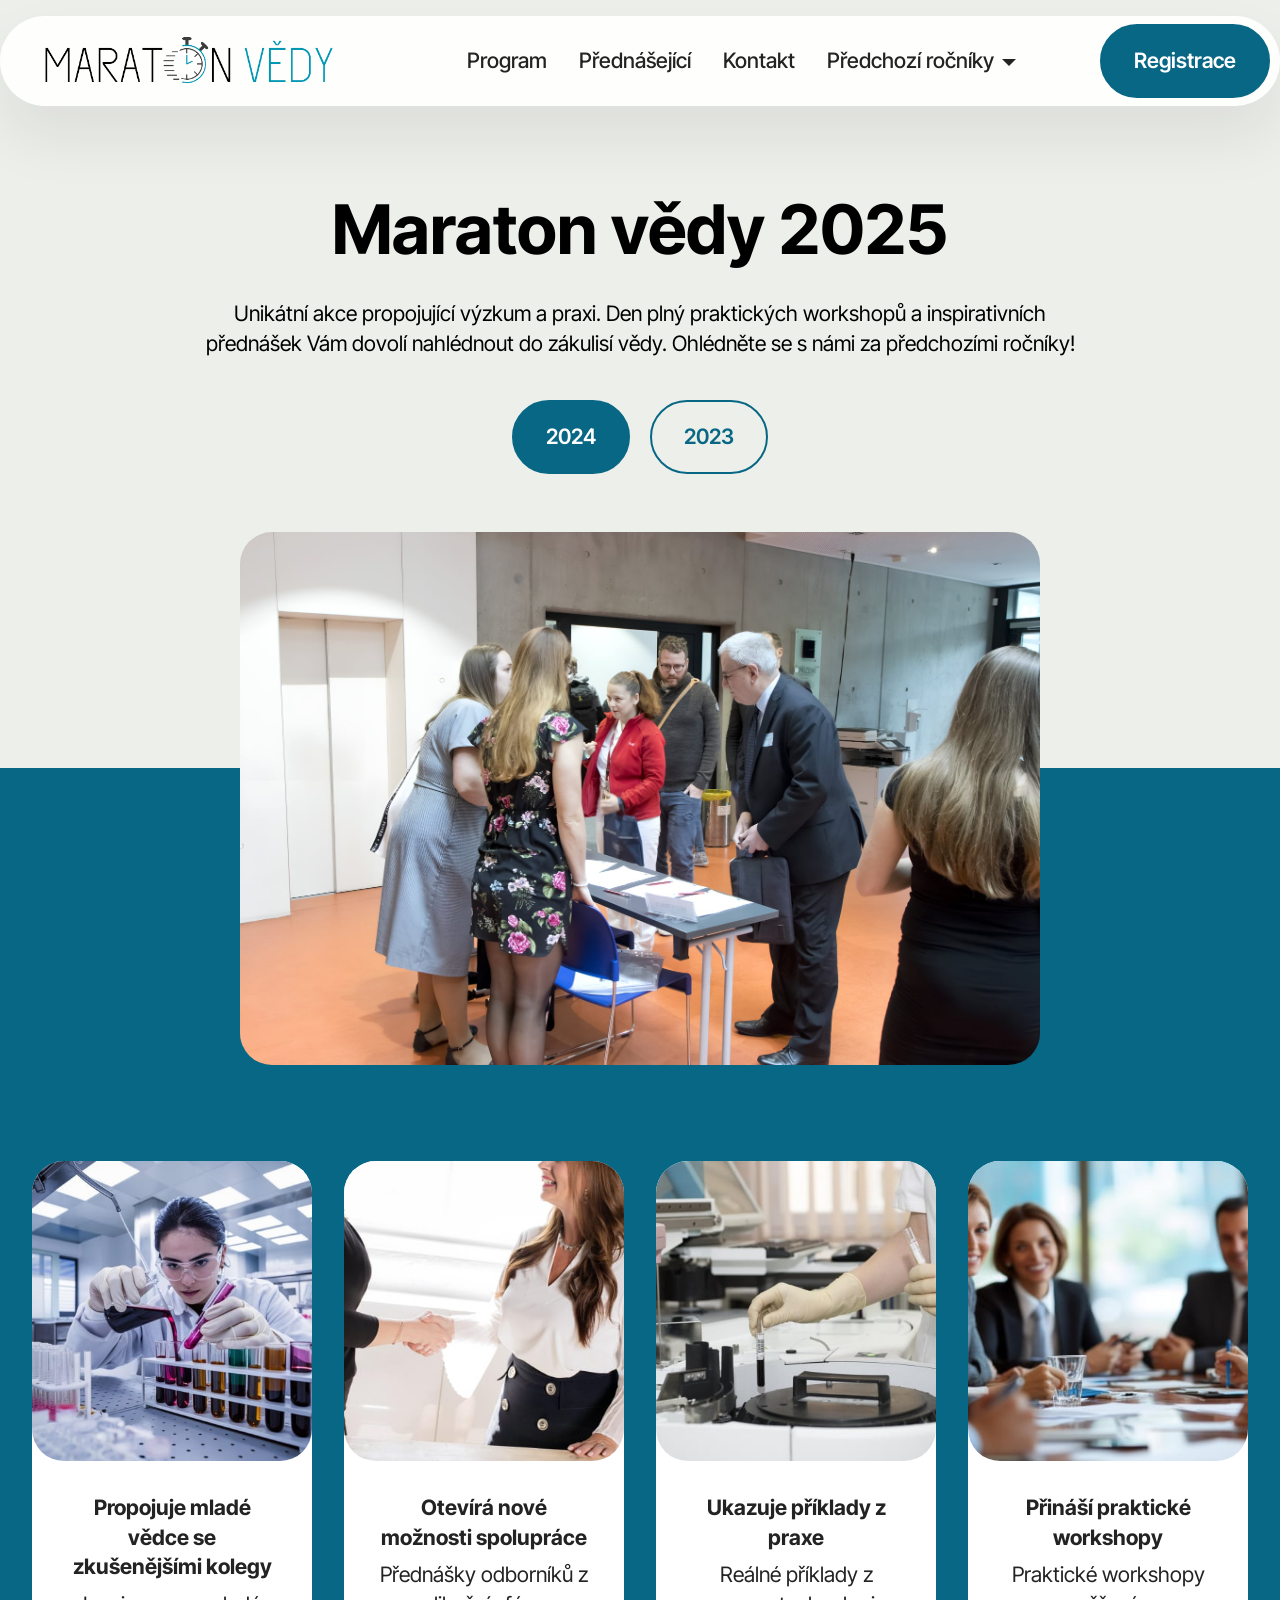
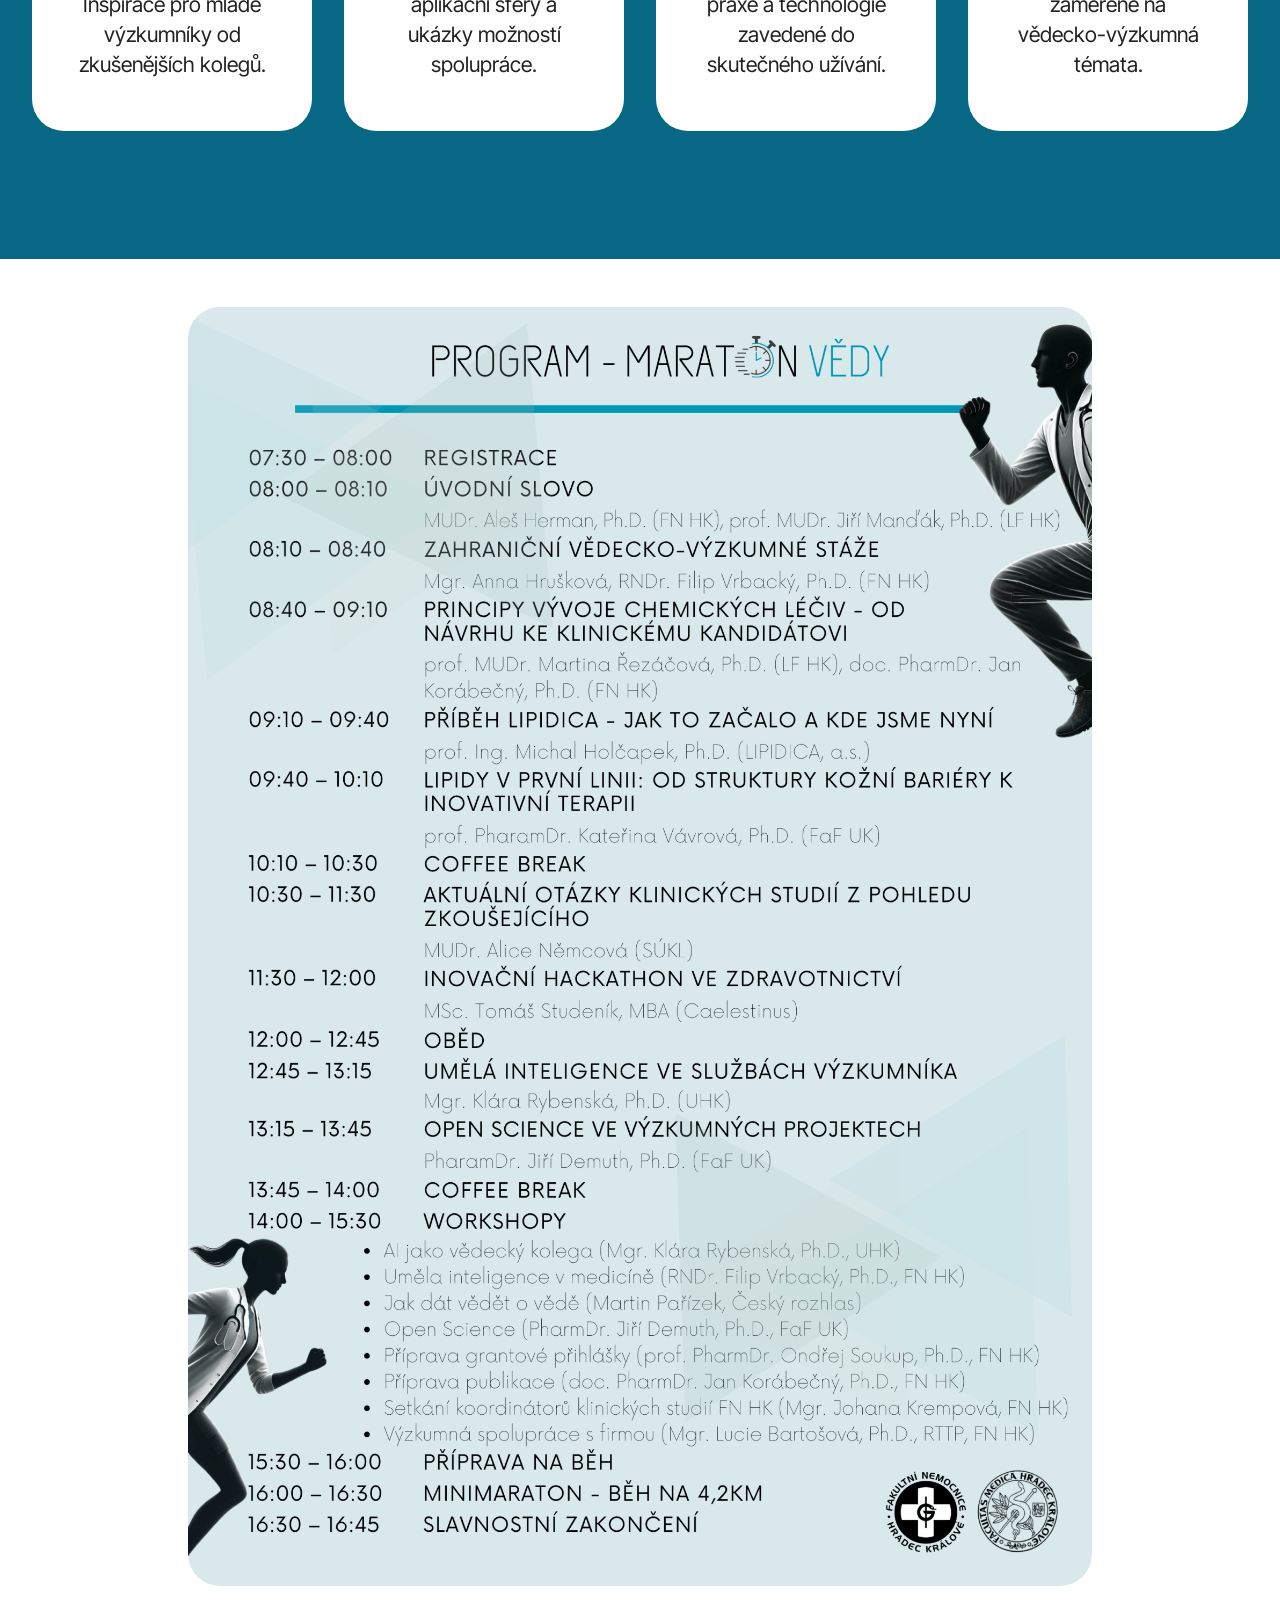
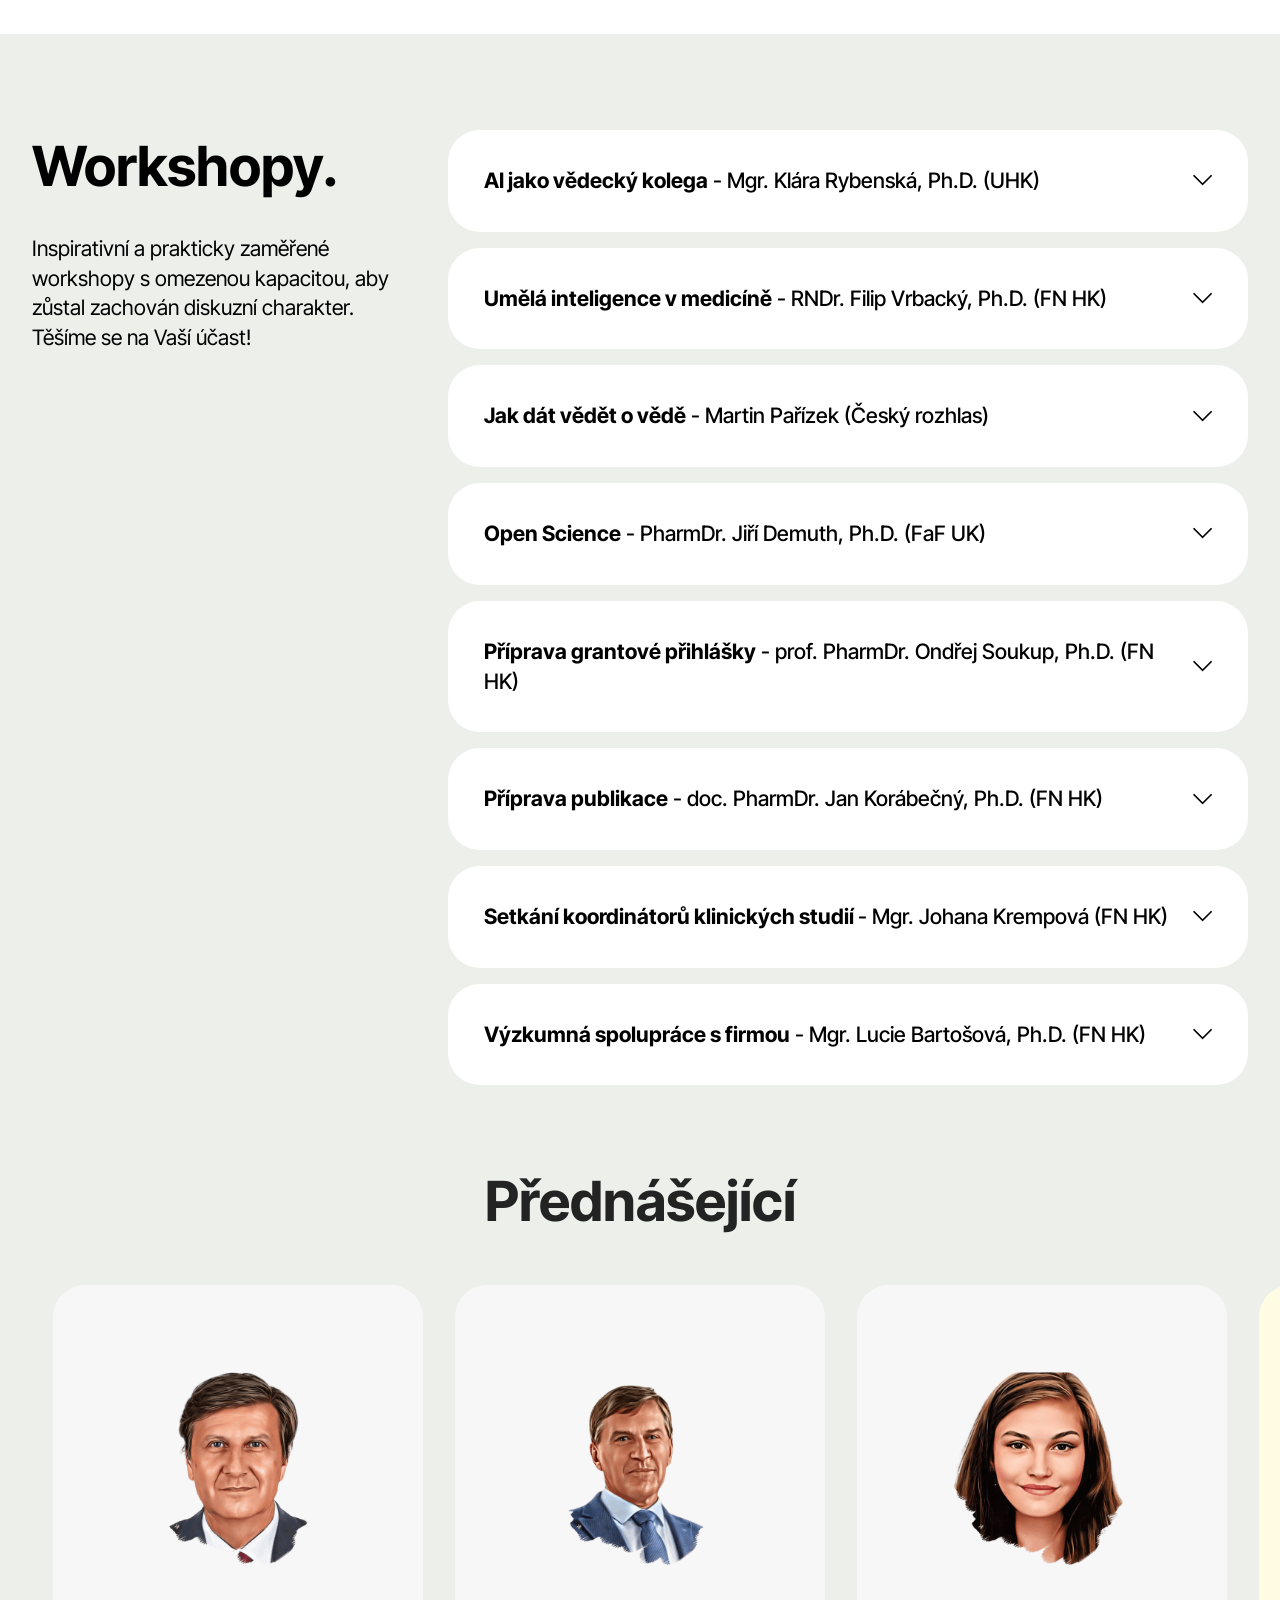
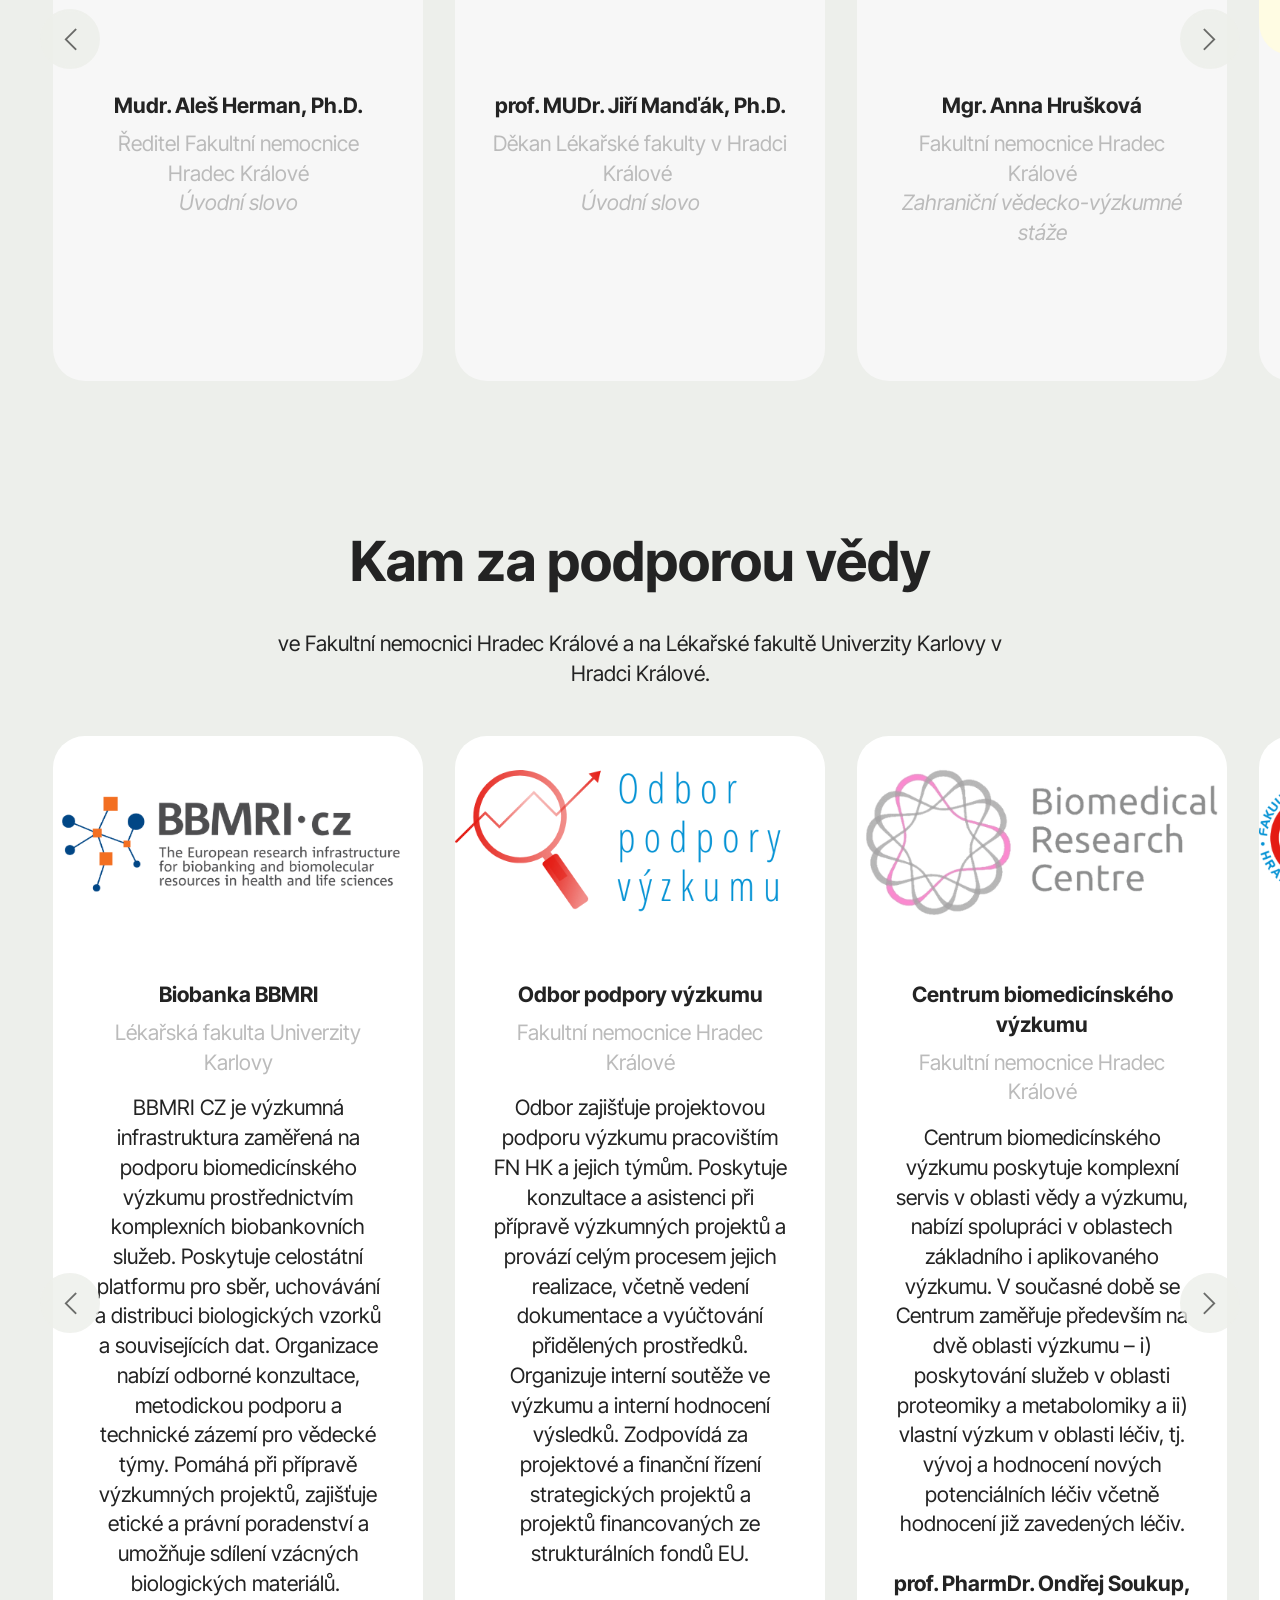
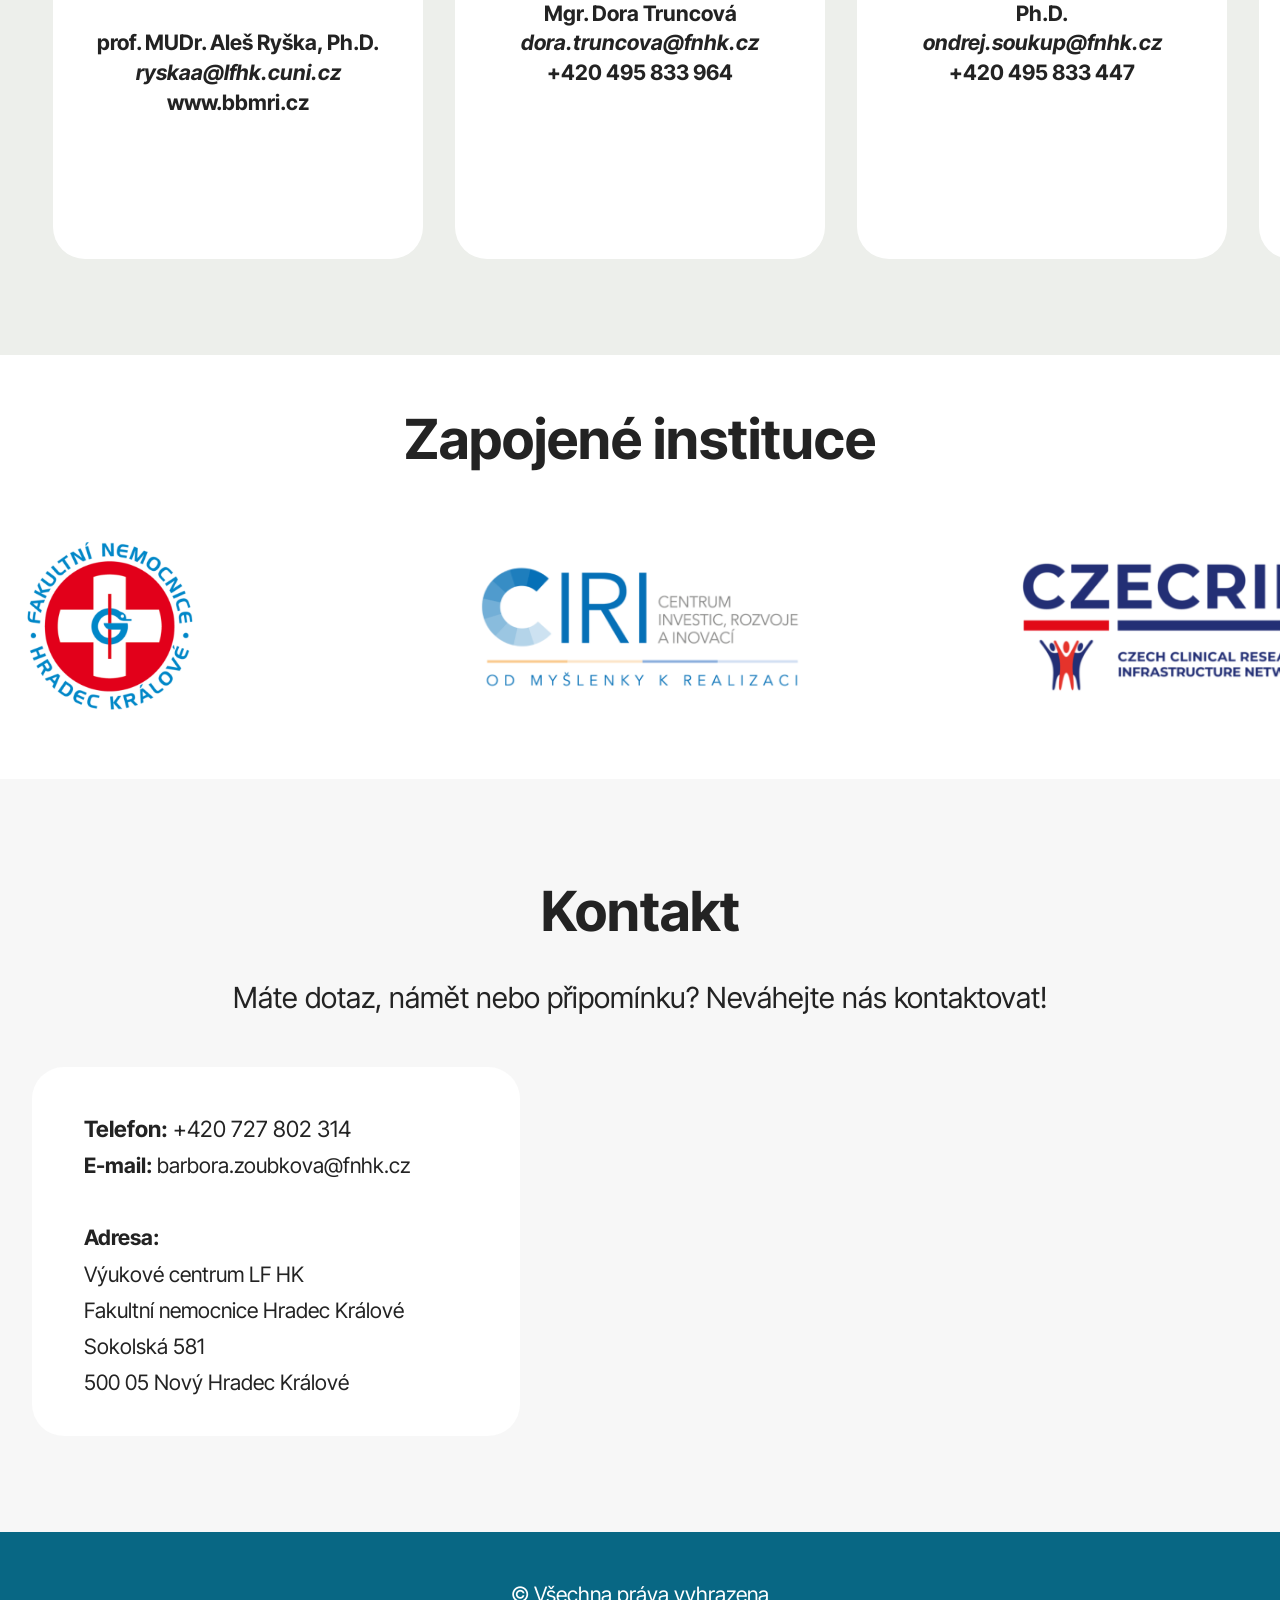
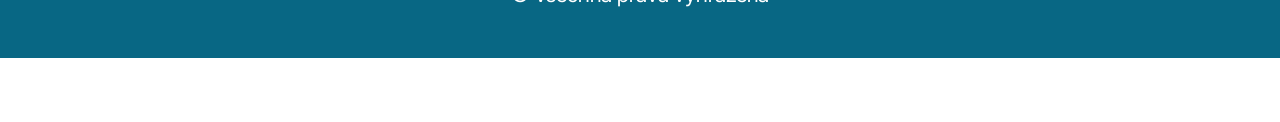
<file: index.html>
<!DOCTYPE html>
<html  >
<head>
  <!-- Site made with Mobirise Website Builder v6.0.1, https://mobirise.com -->
  <meta charset="UTF-8">
  <meta http-equiv="X-UA-Compatible" content="IE=edge">
  <meta name="generator" content="Mobirise v6.0.1, mobirise.com">
  <meta name="viewport" content="width=device-width, initial-scale=1, minimum-scale=1">
  <link rel="shortcut icon" href="assets/images/bl-jednoduch-logo-interirovho-designu.png-500x82.png" type="image/x-icon">
  <meta name="description" content="">
  
  
  <title>Home</title>
  <link rel="stylesheet" href="assets/web/assets/mobirise-icons2/mobirise2.css">
  <link rel="stylesheet" href="assets/bootstrap/css/bootstrap.min.css">
  <link rel="stylesheet" href="assets/bootstrap/css/bootstrap-grid.min.css">
  <link rel="stylesheet" href="assets/bootstrap/css/bootstrap-reboot.min.css">
  <link rel="stylesheet" href="assets/animatecss/animate.css">
  <link rel="stylesheet" href="assets/dropdown/css/style.css">
  <link rel="stylesheet" href="assets/socicon/css/styles.css">
  <link rel="stylesheet" href="assets/theme/css/style.css">
  <link rel="preload" href="https://fonts.googleapis.com/css?family=Inter+Tight:100,200,300,400,500,600,700,800,900,100i,200i,300i,400i,500i,600i,700i,800i,900i&display=swap" as="style" onload="this.onload=null;this.rel='stylesheet'">
  <noscript><link rel="stylesheet" href="https://fonts.googleapis.com/css?family=Inter+Tight:100,200,300,400,500,600,700,800,900,100i,200i,300i,400i,500i,600i,700i,800i,900i&display=swap"></noscript>
  <link rel="preload" as="style" href="assets/mobirise/css/mbr-additional.css?v=xSKx3r"><link rel="stylesheet" href="assets/mobirise/css/mbr-additional.css?v=xSKx3r" type="text/css">

  
  
  
</head>
<body>
  
  <section data-bs-version="5.1" class="menu menu2 cid-tJS6tZXiPa" once="menu" id="menu02-0">
	

	<nav class="navbar navbar-dropdown navbar-fixed-top navbar-expand-lg">
		<div class="container">
			<div class="navbar-brand">
				<span class="navbar-logo">
					<a href="https://maratonvedy.cz">
						<img src="assets/images/bl-jednoduch-logo-interirovho-designu.png-500x82.png" alt="Maraton Vědy" style="height: 3rem;">
					</a>
				</span>
				<span class="navbar-caption-wrap"><a class="navbar-caption text-black text-primary display-4" href="index.html#header05-1"></a></span>
			</div>
			<button class="navbar-toggler" type="button" data-toggle="collapse" data-bs-toggle="collapse" data-target="#navbarSupportedContent" data-bs-target="#navbarSupportedContent" aria-controls="navbarNavAltMarkup" aria-expanded="false" aria-label="Toggle navigation">
				<div class="hamburger">
					<span></span>
					<span></span>
					<span></span>
					<span></span>
				</div>
			</button>
			<div class="collapse navbar-collapse" id="navbarSupportedContent">
				<ul class="navbar-nav nav-dropdown" data-app-modern-menu="true"><li class="nav-item">
						<a class="nav-link link text-black text-primary display-4" href="index.html#image03-1r">Program</a>
					</li>
					<li class="nav-item">
						<a class="nav-link link text-black text-primary display-4" href="index.html#features017-1o" aria-expanded="false">Přednášející</a>
					</li>
					<li class="nav-item">
						<a class="nav-link link text-black text-primary display-4" href="index.html#contacts02-9">Kontakt</a>
					</li><li class="nav-item dropdown"><a class="nav-link link text-black text-primary dropdown-toggle display-4" href="index.html#contacts02-9" data-toggle="dropdown-submenu" data-bs-toggle="dropdown" data-bs-auto-close="outside" aria-expanded="false">Předchozí ročníky</a><div class="dropdown-menu" aria-labelledby="dropdown-479"><a class="text-black text-primary dropdown-item display-4" href="maratonvedy2024.html">2024</a><a class="text-black text-primary dropdown-item display-4" href="maratonvedy2023.html">2023</a></div></li></ul>
				
				<div class="navbar-buttons mbr-section-btn"><a class="btn btn-primary display-4" href="https://docs.google.com/forms/d/e/1FAIpQLScxIUYmbifAKgQ4Ggqk94EVEq5QryFcaKj7Etk4oPpxLmvaMw/viewform?usp=header" target="_blank">Registrace</a></div>
			</div>
		</div>
	</nav>
</section>

<section data-bs-version="5.1" class="header5 cid-tJS6uM4N87" id="header05-1">
	

	
	
	<div class="topbg"></div>
	<div class="align-center container">
		<div class="row justify-content-center">
			<div class="col-md-12 col-lg-9">
				<h1 class="mbr-section-title mbr-fonts-style mb-4 display-1"><strong>Maraton vědy 2025</strong></h1>
				<p class="mbr-text mbr-fonts-style mb-4 display-7">Unikátní akce propojující výzkum a praxi. Den plný praktických workshopů a inspirativních přednášek Vám dovolí nahlédnout do zákulisí vědy. Ohlédněte se s námi za předchozími ročníky!</p>
				<div class="mbr-section-btn mt-3"><a class="btn btn-primary display-7" href="maratonvedy2024.html">2024</a> <a class="btn btn-primary-outline display-7" href="maratonvedy2023.html">2023</a></div>
			</div>
		</div>
		<div class="row mt-5 justify-content-center">
			<div class="col-12 col-lg-8">
				<img src="assets/images/img-1730-picsart-aiimageenhancer.jpg-1696x1131.jpg" alt="Mobirise Website Builder" title="">
			</div>
		</div>
	</div>
</section>

<section data-bs-version="5.1" class="features4 cid-tMlEXTHLbS" id="features04-w">
	
	
	<div class="container">
		<div class="row justify-content-center">
			<div class="col-12 content-head">
				
			</div>
		</div>
		<div class="row">
			<div class="item features-image col-12 col-md-6 col-lg-3">
				<div class="item-wrapper">
					<div class="item-img">
						<img src="assets/images/mbr-596x447.jpg" alt="Mobirise Website Builder">
					</div>
					<div class="item-content">
						<h5 class="item-title mbr-fonts-style display-4">
							<strong>Propojuje mladé vědce se zkušenějšími kolegy</strong></h5>
						
						<p class="mbr-text mbr-fonts-style display-7">
							Inspirace pro mladé výzkumníky od zkušenějších kolegů.</p>
						
					</div>

				</div>
			</div>
			<div class="item features-image col-12 col-md-6 col-lg-3">
				<div class="item-wrapper">
					<div class="item-img">
						<img src="assets/images/mbr-596x397.jpg" alt="Mobirise Website Builder">
					</div>
					<div class="item-content">
						<h5 class="item-title mbr-fonts-style display-4">
							<strong>Otevírá nové možnosti spolupráce</strong></h5>
						
						<p class="mbr-text mbr-fonts-style display-7">
							Přednášky odborníků z aplikační sféry a ukázky možností spolupráce.</p>
						
					</div>
				</div>
			</div>
			<div class="item features-image col-12 col-md-6 col-lg-3">
				<div class="item-wrapper">
					<div class="item-img">
						<img src="assets/images/mbr-1-596x397.jpg" alt="Mobirise Website Builder">
					</div>
					<div class="item-content">
						<h5 class="item-title mbr-fonts-style display-4">
							<strong>Ukazuje příklady z praxe</strong></h5>
						
						<p class="mbr-text mbr-fonts-style display-7">
							Reálné příklady z praxe a technologie zavedené do skutečného užívání.<br>
						</p>
						
					</div>
				</div>
			</div><div class="item features-image col-12 col-md-6 col-lg-3">
				<div class="item-wrapper">
					<div class="item-img">
						<img src="assets/images/mbr-596x334.jpg" alt="Mobirise Website Builder" data-slide-to="3" data-bs-slide-to="4">
					</div>
					<div class="item-content">
						<h5 class="item-title mbr-fonts-style display-4">
							<strong>Přináší praktické workshopy</strong></h5>
						
						<p class="mbr-text mbr-fonts-style display-7">
							Praktické workshopy zaměřené na vědecko-výzkumná témata.<br>
						</p>
						
					</div>
				</div>
			</div>
		</div>
	</div>
</section>

<section data-bs-version="5.1" class="image3 cid-uHnkwA9MCI" id="image03-1r">
  

  
  

  <div class="container">
    <div class="row justify-content-center">
      <div class="col-12 col-lg-9">
        
        
        <div class="image-wrapper">
          <img class="w-100" src="assets/images/maraton-vdy-2025.png-1684x2382.png" alt="Mobirise Website Builder">
        </div>
      </div>
    </div>
  </div>
</section>

<section data-bs-version="5.1" class="list07 cid-uHnlktasfn" id="list07-1t">
    
    
    <div class="container">
        <div class="row justify-content-center">
            <div class="col-lg-4">
                <div class="col-12 col-md-12">
                    <h5 class="mbr-section-title mbr-fonts-style mt-0 mb-4 display-2">
                        <strong>Workshopy.</strong></h5>
                    <h6 class="mbr-section-subtitle mbr-fonts-style mt-0 mb-4 display-7">
                        Inspirativní a prakticky zaměřené workshopy s omezenou kapacitou, aby zůstal zachován diskuzní charakter. Těšíme se na Vaší účast!</h6>
                    
                </div>
            </div>

            <div class="col-lg-8">
                <div id="bootstrap-accordion_16" class="panel-group accordionStyles accordion" role="tablist" aria-multiselectable="true">
                    <div class="card">
                        <div class="card-header" role="tab" id="headingOne">
                            <a role="button" class="panel-title collapsed" data-toggle="collapse" data-bs-toggle="collapse" data-core="" href="#collapse1_16" aria-expanded="false" aria-controls="collapse1">
                                <h6 class="panel-title-edit mbr-semibold mbr-fonts-style mb-0 display-4"><strong>
                                    AI jako vědecký kolega</strong> - Mgr. Klára Rybenská, Ph.D. (UHK)<br></h6>
                                <span class="sign mbr-iconfont mobi-mbri-arrow-down"></span>
                            </a>
                        </div>
                        <div id="collapse1_16" class="panel-collapse noScroll collapse" role="tabpanel" aria-labelledby="headingOne" data-parent="#accordion" data-bs-parent="#bootstrap-accordion_16">
                            <div class="panel-body">
                                <p class="mbr-fonts-style panel-text display-7"></p><p>
                                    Workshop nabídne praktický pohled na to, jak může umělá inteligence efektivně podpořit celý proces vědecké práce – od brainstormingu, přes rešerše a formulaci hypotéz až po tvorbu odborných článků, abstraktů a prezentací. Účastníci si sami budou moct vyzkoušet práci s moderními nástroji a získají tipy na to, jak AI využívat smysluplně, eticky a s ohledem na legislativní rámce. Vhodné pro kohokoliv. Vlastní notebook vítán, avšak workshop je možné absolvovat i bez praktického zapojení.<br><br><strong>Okruhy témat: 
</strong><br>•	Shrnutí z přednášky (pro ty, kdo nebyli) - stručně o tom, co je AI a jak funguje. 
<br>•	Etika, zákon, omezení - co AI smí a nesmí (a co smíme my a co bychom neměli s AI dělat). 
<br>•	AI jako autor článku vs. AI jako pomocník, co nikdy nespí. 
<br>•	Kde začít a jak na AI bezpečně. 
<br>•	<strong>Ukázky:</strong>&nbsp; &nbsp;<span style="font-size: 1.4rem;">&nbsp;</span></p><p>&nbsp; &nbsp; &nbsp;Efektivní prompty, jak se ptát a jak ověřit odpovědi. 
<br>&nbsp; &nbsp; &nbsp;Možnosti DeepResearch (ChatGPT versus další nástroje). 
<br>&nbsp; &nbsp; &nbsp;Rešerše a shrnutí článků, automatické sumarizace, výpisy závěrů. 
<br>&nbsp; &nbsp; &nbsp;Korekce, stylizace, jazyková úprava, kontrola faktů. 
<br>&nbsp; &nbsp; &nbsp;Tvorba obrázků (nejen) do prezentace. 
<br>&nbsp; &nbsp; &nbsp;Tvorba prezentace pomocí AI. 
<br>&nbsp; &nbsp; &nbsp;Ukázka využití vlastního AI avatara.
<br>&nbsp; &nbsp; &nbsp;Tvorba vlastního “vědeckého agenta”. 
<br>&nbsp; &nbsp; &nbsp;Tipy a triky. 
<br>&nbsp; &nbsp; &nbsp;Otázky a odpovědi, diskuse.&nbsp;&nbsp;<br> 
                                </p><p></p>
                            </div>
                        </div>

                    </div>
                    <div class="card">
                        <div class="card-header" role="tab" id="headingOne">
                            <a role="button" class="panel-title collapsed" data-toggle="collapse" data-bs-toggle="collapse" data-core="" href="#collapse2_16" aria-expanded="false" aria-controls="collapse2">
                                <h6 class="panel-title-edit mbr-semibold mbr-fonts-style mb-0 display-4"><strong>
                                    Umělá inteligence v medicíně</strong>&nbsp;- RNDr. Filip Vrbacký, Ph.D. (FN HK)</h6>
                                <span class="sign mbr-iconfont mobi-mbri-arrow-down"></span>
                            </a>
                        </div>
                        <div id="collapse2_16" class="panel-collapse noScroll collapse" role="tabpanel" aria-labelledby="headingOne" data-parent="#accordion" data-bs-parent="#bootstrap-accordion_16">
                            <div class="panel-body">
                                <p class="mbr-fonts-style panel-text display-7">Umělá inteligence se stává běžným nástrojem dnešních dní a stejně jako 
<br>jiné obory, mění i medicínu. Jak ale AI skutečně funguje a kde má smysl 
<br>ji použít? Podíváme se na základy použití jazykových modelů či 
<br>strojového učení pro diagnostiku i predikce. Určitě se dotkneme i 
<br>analýzy obrazových dat a dozvíte se něco o nástrojích, které vám mohou 
<br>být nápomocné s tvorbou textů či prezentací.&nbsp;<br></p>
                            </div>
                        </div>
                    </div>
                    <div class="card">
                        <div class="card-header" role="tab" id="headingOne">
                            <a role="button" class="panel-title collapsed" data-toggle="collapse" data-bs-toggle="collapse" data-core="" href="#collapse3_16" aria-expanded="false" aria-controls="collapse3">
                                <h6 class="panel-title-edit mbr-semibold mbr-fonts-style mb-0 display-4"><strong>
                                    Jak dát vědět o vědě</strong> - Martin Pařízek (Český rozhlas)</h6>
                                <span class="sign mbr-iconfont mobi-mbri-arrow-down"></span>
                            </a>
                        </div>
                        <div id="collapse3_16" class="panel-collapse noScroll collapse" role="tabpanel" aria-labelledby="headingOne" data-parent="#accordion" data-bs-parent="#bootstrap-accordion_16">
                            <div class="panel-body">
                                <p class="mbr-fonts-style panel-text display-7">
                                    Vědecké objevy zůstávají skryté, pokud o nich nikdo neví. V éře podcastů, sociálních sítí a umělé inteligence už nestačí publikovat jen v odborných časopisech. Jak ale svůj výzkum prezentovat srozumitelně a poutavě napříč různými médii? Workshopem vás provede Martin Pařízek, vedoucí vědecké redakce Českého rozhlasu, který odhalí, jak zaujmout novináře i veřejnost. Dozvíte se, jak připravit poutavý rozhovor, vytvořit podcast nebo využít AI nástroje pro zjednodušení složitých témat. Workshop je určen pro lékaře, výzkumníky i PR pracovníky, kteří chtějí svou vědeckou práci dostat do širšího povědomí a naučit se komunikovat vědu nejen odborné komunitě, ale i veřejnosti. 
                                </p>
                            </div>
                        </div>
                    </div>
                    <div class="card">
                        <div class="card-header" role="tab" id="headingOne">
                            <a role="button" class="panel-title collapsed" data-toggle="collapse" data-bs-toggle="collapse" data-core="" href="#collapse4_16" aria-expanded="false" aria-controls="collapse4">
                                <h6 class="panel-title-edit mbr-semibold mbr-fonts-style mb-0 display-4"><strong>
                                    Open Science</strong> - PharmDr. Jiří Demuth, Ph.D. (FaF UK)</h6>
                                <span class="sign mbr-iconfont mobi-mbri-arrow-down"></span>
                            </a>
                        </div>
                        <div id="collapse4_16" class="panel-collapse noScroll collapse" role="tabpanel" aria-labelledby="headingOne" data-parent="#accordion" data-bs-parent="#bootstrap-accordion_16">
                            <div class="panel-body">
                                <p class="mbr-fonts-style panel-text display-7">
                                    Workshop bude rozdělen do dvou částí. V první části bude ukázána možnost ukládání výsledků výzkumu do obecného repozitáře Zenodo a na co si dát pozor. V druhé části bude ukázka práce s online nástrojem pro tvorbu Data Management Plan – dobrý pomocník, ale zlý pán.
                                </p>
                            </div>
                        </div>
                    </div>
                    <div class="card">
                        <div class="card-header" role="tab" id="headingOne">
                            <a role="button" class="panel-title collapsed" data-toggle="collapse" data-bs-toggle="collapse" data-core="" href="#collapse5_16" aria-expanded="false" aria-controls="collapse5">
                                <h6 class="panel-title-edit mbr-semibold mbr-fonts-style mb-0 display-4"><strong>
                                    Příprava grantové přihlášky</strong> - prof. PharmDr. Ondřej Soukup, Ph.D. (FN HK)</h6>
                                <span class="sign mbr-iconfont mobi-mbri-arrow-down"></span>
                            </a>
                        </div>
                        <div id="collapse5_16" class="panel-collapse noScroll collapse" role="tabpanel" aria-labelledby="headingOne" data-parent="#accordion" data-bs-parent="#bootstrap-accordion_16">
                            <div class="panel-body">
                                <p class="mbr-fonts-style panel-text display-7">
                                    Cílem workshopu je seznámit se s obecnými principy přípravy grantové žádosti se zaměřením zejména na tuzemské agentury GACŘ (Grantová agentura České republiky) a AZV (Agentura pro zdravotnický výzkum České republiky), budou prezentovány lektorovy zkušenosti jak s přípravou úspěšných žádostí, tak s jejich hodnocením z pohledu hodnotitele. V rámci workshopu se budou účastníci zabývat konkrétními přihláškami, proto prosíme zaslat podklady např. neúspěšných přihlášek na adresu <strong>ondrej.soukup@fnhk.cz</strong>. Doporučená je alespoň základní zkušenost účastníků s grantovými aplikacemi.</p>
                            </div>
                        </div>
                    </div>
                    <div class="card">
                        <div class="card-header" role="tab" id="headingOne">
                            <a role="button" class="panel-title collapsed" data-toggle="collapse" data-bs-toggle="collapse" data-core="" href="#collapse6_16" aria-expanded="false" aria-controls="collapse6">
                                <h6 class="panel-title-edit mbr-semibold mbr-fonts-style mb-0 display-4"><strong>
                                    Příprava publikace</strong> - doc. PharmDr. Jan Korábečný, Ph.D. (FN HK)</h6>
                                <span class="sign mbr-iconfont mobi-mbri-arrow-down"></span>
                            </a>
                        </div>
                        <div id="collapse6_16" class="panel-collapse noScroll collapse" role="tabpanel" aria-labelledby="headingOne" data-parent="#accordion" data-bs-parent="#bootstrap-accordion_16">
                            <div class="panel-body">
                                <p class="mbr-fonts-style panel-text display-7">
                                    Cílem workshopu "Příprava publikace" je konzultace s účastníky z řad vědecké komunity na témata 1) kritického zamýšlení nad směřováním vlastního výzkumu, 2) publikování dosažených dat v prestižních časopisech s impaktním faktorem a 3) doporučená komunikace s časopisem na úrovni editora. Zájemci o workshop mohou posílat své rozpracované/nepublikované manuskripty ke konzultaci na adresu <strong>jan.korabecny@fnhk.cz</strong>.</p>
                            </div>
                        </div>
                    </div>
                </div>
            </div>
        </div>
    </div>
</section>

<section data-bs-version="5.1" class="list07 cid-uHnmamltqU" id="list07-1v">
    
    
    <div class="container">
        <div class="row justify-content-center">
            <div class="col-lg-4">
                <div class="col-12 col-md-12">
                    
                    
                    
                </div>
            </div>

            <div class="col-lg-8">
                <div id="bootstrap-accordion_18" class="panel-group accordionStyles accordion" role="tablist" aria-multiselectable="true">
                    <div class="card">
                        <div class="card-header" role="tab" id="headingOne">
                            <a role="button" class="panel-title collapsed" data-toggle="collapse" data-bs-toggle="collapse" data-core="" href="#collapse1_18" aria-expanded="false" aria-controls="collapse1">
                                <h6 class="panel-title-edit mbr-semibold mbr-fonts-style mb-0 display-4"><strong>
                                    Setkání koordinátorů klinických studií </strong>- Mgr. Johana Krempová (FN HK)</h6>
                                <span class="sign mbr-iconfont mobi-mbri-arrow-down"></span>
                            </a>
                        </div>
                        <div id="collapse1_18" class="panel-collapse noScroll collapse" role="tabpanel" aria-labelledby="headingOne" data-parent="#accordion" data-bs-parent="#bootstrap-accordion_18">
                            <div class="panel-body">
                                <p class="mbr-fonts-style panel-text display-7">
                                    Oddělení klinických studií Vás opět srdečně zve na přátelské setkání koordinátorů a datamanažerů klinických studií FN HK.
                                </p>
                            </div>
                        </div>

                    </div>
                    <div class="card">
                        <div class="card-header" role="tab" id="headingOne">
                            <a role="button" class="panel-title collapsed" data-toggle="collapse" data-bs-toggle="collapse" data-core="" href="#collapse2_18" aria-expanded="false" aria-controls="collapse2">
                                <h6 class="panel-title-edit mbr-semibold mbr-fonts-style mb-0 display-4"><strong>
                                    Výzkumná spolupráce s firmou</strong> - Mgr. Lucie Bartošová, Ph.D. (FN HK)</h6>
                                <span class="sign mbr-iconfont mobi-mbri-arrow-down"></span>
                            </a>
                        </div>
                        <div id="collapse2_18" class="panel-collapse noScroll collapse" role="tabpanel" aria-labelledby="headingOne" data-parent="#accordion" data-bs-parent="#bootstrap-accordion_18">
                            <div class="panel-body">
                                <p class="mbr-fonts-style panel-text display-7">
                                    Workshop „Jak výzkumně spolupracovat s firmou“ je určen lékařům, kteří chtějí rozvíjet své odborné nápady ve spolupráci s komerční sférou. Účastníci se dozvědí, jaké typy spolupráce jsou možné – od společného výzkumu po výzkum na zakázku. Zaměříme se také na to, jak chránit své know-how, správně nastavit důvěrnost pomocí NDA a jak si vyjednat spravedlivou odměnu. Cílem workshopu je posílit kompetence lékařů při vstupu do výzkumně-průmyslových partnerství.</p>
                            </div>
                        </div>
                    </div>
                    
                    
                    
                    
                </div>
            </div>
        </div>
    </div>
</section>

<section data-bs-version="5.1" class="features017 mbr-embla cid-uHi1Dz9W8P" id="features017-1o">
	
	
	<div class="position-relative">
		<div class="container-fluid">
			<div class="row justify-content-center">
				<div class="col-12 content-head">
					<div class="mbr-section-head mb-5">
						<h4 class="mbr-section-title mbr-fonts-style align-center mb-0 display-2">
							<strong>Přednášející</strong></h4>
						
					</div>
				</div>
			</div>
		</div>

		<div class="embla" data-skip-snaps="true" data-align="center" data-contain-scroll="trimSnaps" data-loop="true" data-auto-play="true" data-auto-play-interval="5" data-draggable="true">
			<div class="embla__viewport container-fluid">
				<div class="embla__container">
					<div class="embla__slide slider-image item active" style="margin-left: 1rem; margin-right: 1rem;">
						<div class="slide-content">
							<div class="item-img">
								<div class="item-wrapper">
									<img src="assets/images/2.png-500x500.png" alt="Mobirise Website Builder" title="" data-slide-to="0" data-bs-slide-to="0">
								</div>
							</div>
							<div class="item-content">
								<h5 class="item-title mbr-fonts-style display-4"><strong>prof. MUDr. Jiří Manďák, Ph.D.</strong></h5>
								<h6 class="item-subtitle mbr-fonts-style mt-1 display-4">
									Děkan Lékařské fakulty v Hradci Králové&nbsp;<br><em>Úvodní slovo</em></h6>
								
							</div>

							
						</div>
					</div>
					<div class="embla__slide slider-image item" style="margin-left: 1rem; margin-right: 1rem;">
						<div class="slide-content">
							<div class="item-img">
								<div class="item-wrapper">
									<img src="assets/images/3.png-500x500.png" alt="Mobirise Website Builder" title="" data-slide-to="1" data-bs-slide-to="1">
								</div>
							</div>
							<div class="item-content">
								<h5 class="item-title mbr-fonts-style display-4"><strong>Mgr. Anna Hrušková</strong></h5>
								<h6 class="item-subtitle mbr-fonts-style mt-1 display-4">
									Fakultní nemocnice Hradec Králové<br><em>Zahraniční vědecko-výzkumné stáže</em></h6>
								
							</div>
							
						</div>
					</div>
					<div class="embla__slide slider-image item" style="margin-left: 1rem; margin-right: 1rem;">
						<div class="slide-content">
							<div class="item-img">
								<div class="item-wrapper">
									<img src="assets/images/mbr-500x500.png" alt="Mobirise Website Builder" title="" data-slide-to="2" data-bs-slide-to="2">
								</div>
							</div>
							<div class="item-content">
								<h5 class="item-title mbr-fonts-style display-4">
									<strong>RNDr. Filip Vrbacký, Ph.D.</strong></h5>
								<h6 class="item-subtitle mbr-fonts-style mt-1 display-7">
									Fakultní nemocnice Hradec Králové<br><em>Zahraniční vědecko-výzkumné stáže</em></h6>
								
							</div>
							
						</div>
					</div>
					<div class="embla__slide slider-image item" style="margin-left: 1rem; margin-right: 1rem;">
						<div class="slide-content">
							<div class="item-img">
								<div class="item-wrapper">
									<img src="assets/images/4.png-500x500.png" alt="Mobirise Website Builder" title="" data-slide-to="3" data-bs-slide-to="3">
								</div>
							</div>
							<div class="item-content">
								<h5 class="item-title mbr-fonts-style display-4"><p>
									<strong>prof. MUDr. Martina Řezáčová, Ph.D.</strong></p></h5>
								<h6 class="item-subtitle mbr-fonts-style mt-1 display-7">
									Lékařská fakulta Univerzity Karlovy<br><em>Principy vývoje chemických léčiv - od návrhu ke klinickému kandidátovi</em></h6>
								
							</div>
							
						</div>
					</div>
					<div class="embla__slide slider-image item" style="margin-left: 1rem; margin-right: 1rem;">
						<div class="slide-content">
							<div class="item-img">
								<div class="item-wrapper">
									<img src="assets/images/5.png-500x500.png" alt="Mobirise Website Builder" title="" data-slide-to="4" data-bs-slide-to="4">
								</div>
							</div>
							<div class="item-content">
								<h5 class="item-title mbr-fonts-style display-4"><strong>doc. PharmDr. Jan Korábečný, Ph.D.</strong></h5>
								<h6 class="item-subtitle mbr-fonts-style mt-1 display-7">Fakultní nemocnice Hradec Králové<br><em>Principy vývoje chemických léčiv - od návrhu ke klinickému kandidátovi / Workshop Příprava publikace</em></h6>
								
							</div>
							
						</div>
					</div>
					<div class="embla__slide slider-image item" style="margin-left: 1rem; margin-right: 1rem;">
						<div class="slide-content">
							<div class="item-img">
								<div class="item-wrapper">
									<img src="assets/images/6.png-500x500.png" alt="Mobirise Website Builder" title="" data-slide-to="5" data-bs-slide-to="5">
								</div>
							</div>
							<div class="item-content">
								<h5 class="item-title mbr-fonts-style display-4">
									<strong>prof. Ing. Michal Holčapek, Ph.D.</strong></h5>
								<h6 class="item-subtitle mbr-fonts-style mt-1 display-7">LIPIDICA, a.s.<br><em>Příběh Lipidica - jak to začalo a kde jsme nyní</em></h6>
								
							</div>
							
						</div>
					</div>
					<div class="embla__slide slider-image item" style="margin-left: 1rem; margin-right: 1rem;">
						<div class="slide-content">
							<div class="item-img">
								<div class="item-wrapper">
									<img src="assets/images/7.png-500x500.png" alt="Mobirise Website Builder" title="" data-slide-to="6" data-bs-slide-to="6">
								</div>
							</div>
							<div class="item-content">
								<h5 class="item-title mbr-fonts-style display-4"><strong>prof. PharamDr. Kateřina Vávrová, Ph.D.</strong></h5>
								<h6 class="item-subtitle mbr-fonts-style mt-1 display-7">Farmaceutická fakulta Univerzity Karlovy<br><em>Lipidy v první linii: od struktury kožní bariéry k inovativní terapii</em></h6>
								
							</div>
							
						</div>
					</div>
					<div class="embla__slide slider-image item" style="margin-left: 1rem; margin-right: 1rem;">
					<div class="slide-content">
						<div class="item-img">
							<div class="item-wrapper">
								<img src="assets/images/8.png-500x500.png" alt="Mobirise Website Builder" title="" data-slide-to="7" data-bs-slide-to="7">
							</div>
						</div>
						<div class="item-content">
							<h5 class="item-title mbr-fonts-style display-4"><strong>MUDr. Alice Němcová</strong></h5>
							<h6 class="item-subtitle mbr-fonts-style mt-1 display-7">
								SÚKL<br><em>Aktuální otázky klinických studií z pohledu zkoušejícího</em></h6>
							
						</div>
						
					</div>
					</div><div class="embla__slide slider-image item" style="margin-left: 1rem; margin-right: 1rem;">
					<div class="slide-content">
						<div class="item-img">
							<div class="item-wrapper">
								<img src="assets/images/9.png-500x500.png" alt="Mobirise Website Builder" title="" data-slide-to="8" data-bs-slide-to="8">
							</div>
						</div>
						<div class="item-content">
							<h5 class="item-title mbr-fonts-style display-4"><strong>MSc. Tomáš Studeník, MBA</strong></h5>
							<h6 class="item-subtitle mbr-fonts-style mt-1 display-7">
								Caelestinus<br><em>Inovační hackathon ve zdravotnictví</em></h6>
							
						</div>
						
					</div>
					</div><div class="embla__slide slider-image item" style="margin-left: 1rem; margin-right: 1rem;">
					<div class="slide-content">
						<div class="item-img">
							<div class="item-wrapper">
								<img src="assets/images/10.png-500x500.png" alt="Mobirise Website Builder" title="" data-slide-to="9" data-bs-slide-to="9">
							</div>
						</div>
						<div class="item-content">
							<h5 class="item-title mbr-fonts-style display-4"><strong>Mgr. Klára Rybenská, Ph.D.</strong></h5>
							<h6 class="item-subtitle mbr-fonts-style mt-1 display-7">
								Univerzita Hradec Králové<br><em>Umělá inteligence ve službách výzkumníka / Workshop AI jako vědecký kolega</em></h6>
							
						</div>
						
					</div>
					</div><div class="embla__slide slider-image item" style="margin-left: 1rem; margin-right: 1rem;">
					<div class="slide-content">
						<div class="item-img">
							<div class="item-wrapper">
								<img src="assets/images/11.png-500x500.png" alt="Mobirise Website Builder" title="" data-slide-to="10" data-bs-slide-to="10">
							</div>
						</div>
						<div class="item-content">
							<h5 class="item-title mbr-fonts-style display-4"><strong>PharamDr. Jiří Demuth, Ph.D.&nbsp;</strong></h5>
							<h6 class="item-subtitle mbr-fonts-style mt-1 display-7">Farmaceutická fakulta Univerzity Karlovy<br><em>Open science ve výzkumných projektech / Workshop Open Science</em></h6>
							
						</div>
						
					</div>
					</div><div class="embla__slide slider-image item" style="margin-left: 1rem; margin-right: 1rem;">
					<div class="slide-content">
						<div class="item-img">
							<div class="item-wrapper">
								<img src="assets/images/12.png-500x500.png" alt="Mobirise Website Builder" title="" data-slide-to="11" data-bs-slide-to="11">
							</div>
						</div>
						<div class="item-content">
							<h5 class="item-title mbr-fonts-style display-4"><strong>Marin Pařízek</strong></h5>
							<h6 class="item-subtitle mbr-fonts-style mt-1 display-7">Vedoucí vědecké redakce Českého rozhlasu<br><em>Workshop Jak dát vědět o vědě</em></h6>
							
						</div>
						
					</div>
					</div><div class="embla__slide slider-image item" style="margin-left: 1rem; margin-right: 1rem;">
					<div class="slide-content">
						<div class="item-img">
							<div class="item-wrapper">
								<img src="assets/images/13.png-500x500.png" alt="Mobirise Website Builder" title="" data-slide-to="12" data-bs-slide-to="12">
							</div>
						</div>
						<div class="item-content">
							<h5 class="item-title mbr-fonts-style display-4"><strong>prof. PharmDr. Ondřej Soukup, Ph.D.</strong></h5>
							<h6 class="item-subtitle mbr-fonts-style mt-1 display-7">Fakultní nemocnice Hradec Králové<br><em>Workshop Příprava grantové přihlášky</em></h6>
							
						</div>
						
					</div>
					</div><div class="embla__slide slider-image item" style="margin-left: 1rem; margin-right: 1rem;">
					<div class="slide-content">
						<div class="item-img">
							<div class="item-wrapper">
								<img src="assets/images/14.png-500x500.png" alt="Mobirise Website Builder" title="" data-slide-to="13" data-bs-slide-to="13">
							</div>
						</div>
						<div class="item-content">
							<h5 class="item-title mbr-fonts-style display-4"><strong>Mgr. Dora Truncová</strong></h5>
							<h6 class="item-subtitle mbr-fonts-style mt-1 display-7">Fakultní nemocnice Hradec Králové<br><em>Workshop Příprava grantové přihlášky</em></h6>
							
						</div>
						
					</div>
					</div><div class="embla__slide slider-image item" style="margin-left: 1rem; margin-right: 1rem;">
					<div class="slide-content">
						<div class="item-img">
							<div class="item-wrapper">
								<img src="assets/images/15.png-500x500.png" alt="Mobirise Website Builder" title="" data-slide-to="14" data-bs-slide-to="14">
							</div>
						</div>
						<div class="item-content">
							<h5 class="item-title mbr-fonts-style display-4"><strong>Mgr. Johan Krempová</strong></h5>
							<h6 class="item-subtitle mbr-fonts-style mt-1 display-7">Fakultní nemocnice Hradec Králové<br><em>Workshop Setkání koordinátorů klinických studií FN HK</em></h6>
							
						</div>
						
					</div>
					</div><div class="embla__slide slider-image item" style="margin-left: 1rem; margin-right: 1rem;">
					<div class="slide-content">
						<div class="item-img">
							<div class="item-wrapper">
								<img src="assets/images/16.png-500x500.png" alt="Mobirise Website Builder" title="" data-slide-to="15" data-bs-slide-to="15">
							</div>
						</div>
						<div class="item-content">
							<h5 class="item-title mbr-fonts-style display-4"><strong>Mgr. Lucie Bartošová, Ph.D., RTTP</strong></h5>
							<h6 class="item-subtitle mbr-fonts-style mt-1 display-7">Fakultní nemocnice Hradec Králové<br><em>Workshop Výzkumná spolupráce s firmou</em></h6>
							
						</div>
						
					</div>
					</div><div class="embla__slide slider-image item" style="margin-left: 1rem; margin-right: 1rem;">
					<div class="slide-content">
						<div class="item-img">
							<div class="item-wrapper">
								<img src="assets/images/1.png-500x500.png" alt="Mobirise Website Builder" title="" data-slide-to="16" data-bs-slide-to="16">
							</div>
						</div>
						<div class="item-content">
							<h5 class="item-title mbr-fonts-style display-4"><strong>Mudr. Aleš Herman, Ph.D.</strong></h5>
							<h6 class="item-subtitle mbr-fonts-style mt-1 display-7">
								Ředitel Fakultní nemocnice Hradec Králové<br><em>Úvodní slovo</em></h6>
							
						</div>
						
					</div>
					</div>
				</div>
			</div>
			<button class="embla__button embla__button--prev">
				<span class="mobi-mbri mobi-mbri-arrow-prev mbr-iconfont" aria-hidden="true"></span>
				<span class="sr-only visually-hidden visually-hidden visually-hidden">Previous</span>
			</button>
			<button class="embla__button embla__button--next">
				<span class="mobi-mbri mobi-mbri-arrow-next mbr-iconfont" aria-hidden="true"></span>
				<span class="sr-only visually-hidden visually-hidden visually-hidden">Next</span>
			</button>
		</div>
	</div>
</section>

<section data-bs-version="5.1" class="features017 mbr-embla cid-uHnrFWEvkI" id="features017-1x">
	
	
	<div class="position-relative">
		<div class="container-fluid">
			<div class="row justify-content-center">
				<div class="col-12 content-head">
					<div class="mbr-section-head mb-5">
						<h4 class="mbr-section-title mbr-fonts-style align-center mb-0 display-2">
							<strong>Kam za podporou vědy</strong></h4>
						<h5 class="mbr-section-subtitle mbr-fonts-style align-center mb-0 mt-4 display-7">ve Fakultní nemocnici Hradec Králové a na Lékařské fakultě Univerzity Karlovy v Hradci Králové.</h5>
					</div>
				</div>
			</div>
		</div>

		<div class="embla" data-skip-snaps="true" data-align="center" data-contain-scroll="trimSnaps" data-loop="true" data-auto-play="true" data-auto-play-interval="5" data-draggable="true">
			<div class="embla__viewport container-fluid">
				<div class="embla__container">
					<div class="embla__slide slider-image item active" style="margin-left: 1rem; margin-right: 1rem;">
						<div class="slide-content">
							<div class="item-img">
								<div class="item-wrapper">
									<img src="assets/images/32.png-2-500x500.png" alt="Mobirise Website Builder" title="" data-slide-to="0" data-bs-slide-to="0">
								</div>
							</div>
							<div class="item-content">
								<h5 class="item-title mbr-fonts-style display-4">
									<strong>Odbor podpory výzkumu</strong></h5>
								<h6 class="item-subtitle mbr-fonts-style mt-1 display-4">
									Fakultní nemocnice Hradec Králové</h6>
								<p class="mbr-text mbr-fonts-style mt-3 display-7">
									Odbor zajišťuje projektovou podporu výzkumu pracovištím FN HK a jejich týmům. Poskytuje konzultace a asistenci při přípravě výzkumných projektů a provází celým procesem jejich realizace, včetně vedení dokumentace a vyúčtování přidělených prostředků. Organizuje interní soutěže ve výzkumu a interní hodnocení výsledků. Zodpovídá za projektové a finanční řízení strategických projektů a projektů financovaných ze strukturálních fondů EU.<br><br><strong>Mgr. Dora Truncová<br><em>dora.truncova@fnhk.cz</em><br>+420 495 833 964</strong><em><br></em></p>
							</div>

							
						</div>
					</div>
					<div class="embla__slide slider-image item" style="margin-left: 1rem; margin-right: 1rem;">
						<div class="slide-content">
							<div class="item-img">
								<div class="item-wrapper">
									<img src="assets/images/34.png-500x500.png" alt="Mobirise Website Builder" title="" data-slide-to="1" data-bs-slide-to="1">
								</div>
							</div>
							<div class="item-content">
								<h5 class="item-title mbr-fonts-style display-4">
									<strong>Centrum biomedicínského výzkumu</strong></h5>
								<h6 class="item-subtitle mbr-fonts-style mt-1 display-4">
									Fakultní nemocnice Hradec Králové</h6>
								<p class="mbr-text mbr-fonts-style mt-3 display-7">
									Centrum biomedicínského výzkumu poskytuje komplexní servis v oblasti vědy a výzkumu, nabízí spolupráci v oblastech základního i aplikovaného výzkumu. V současné době se Centrum zaměřuje především na dvě oblasti výzkumu – i) poskytování služeb v oblasti proteomiky a metabolomiky a ii) vlastní výzkum v oblasti léčiv, tj. vývoj a hodnocení nových potenciálních léčiv včetně hodnocení již zavedených léčiv.<br><br><strong>prof. PharmDr. Ondřej Soukup, Ph.D.<br><em>ondrej.soukup@fnhk.cz
</em><br>+420 495 833 447</strong><br>
								</p>
							</div>
							
						</div>
					</div>
					<div class="embla__slide slider-image item" style="margin-left: 1rem; margin-right: 1rem;">
						<div class="slide-content">
							<div class="item-img">
								<div class="item-wrapper">
									<img src="assets/images/35.png-500x500.png" alt="Mobirise Website Builder" title="" data-slide-to="2" data-bs-slide-to="2">
								</div>
							</div>
							<div class="item-content">
								<h5 class="item-title mbr-fonts-style display-4">
									<strong>Centrum transferu biomedicínských technologií</strong></h5>
								<h6 class="item-subtitle mbr-fonts-style mt-1 display-7">
									Fakultní nemocnice Hradec Králové</h6>
								<p class="mbr-text mbr-fonts-style mt-3 display-7">
									Pokud máte nápad na nový nástroj, přístroj, pomůcku či zlepšení, které by bylo ve Vaší profesi lékaře či sestry užitečné, neváhejte Centrum transferu biomedicínských technologií kontaktovat, postarají se o Vaše nápady hned od začátku. Ochrání Vaše duševní vlastnictví, naleznou partnera z praxe nebo zprostředkují smluvní výzkum.<br><strong><br>Mgr. Lucie Bartošová, Ph.D., RTTP<br><em>lucie.barotosova@fnhk.cz
</em><br>+420 495 832 925
<br>+420 727 802 314</strong><br></p>
							</div>
							
						</div>
					</div>
					<div class="embla__slide slider-image item" style="margin-left: 1rem; margin-right: 1rem;">
						<div class="slide-content">
							<div class="item-img">
								<div class="item-wrapper">
									<img src="assets/images/33.png-500x500.png" alt="Mobirise Website Builder" title="" data-slide-to="3" data-bs-slide-to="3">
								</div>
							</div>
							<div class="item-content">
								<h5 class="item-title mbr-fonts-style display-4"><p>
									<strong>Biobanka</strong></p></h5>
								<h6 class="item-subtitle mbr-fonts-style mt-1 display-7">
									Fakultní nemocnice Hradec Králové</h6>
								<p class="mbr-text mbr-fonts-style mt-3 display-7">Biobanka nabízí řešitelům projektů možnost zamrazit biologické vzorky po dobu řešení jejich výzkumných projektů. Cílem je standardizovat ukládání a distribuci vzorků jednotlivých alikvotů pro experimentální práci. Informace o vzorcích jsou vkládány přímo do systému OpenLIMS a zasílány cestou NIS řešitelům projektů. Vzorky lze po skončení projektu převést do projektu navazujícího. Lze také požádat o poskytnutí vzorků z jiných probíhajících nebo právě ukončených projektů.<br><strong><br>Mgr. Iva Karešová<br><em>iva.karesova@fnhk.cz
</em><br>+420 495 833 623</strong><br></p>
							</div>
							
						</div>
					</div>
					<div class="embla__slide slider-image item" style="margin-left: 1rem; margin-right: 1rem;">
						<div class="slide-content">
							<div class="item-img">
								<div class="item-wrapper">
									<img src="assets/images/36.png-500x500.png" alt="Mobirise Website Builder" title="" data-slide-to="4" data-bs-slide-to="4">
								</div>
							</div>
							<div class="item-content">
								<h5 class="item-title mbr-fonts-style display-4"><strong>Oddělení klinických studií</strong></h5>
								<h6 class="item-subtitle mbr-fonts-style mt-1 display-7">Fakultní nemocnice Hradec Králové</h6>
								<p class="mbr-text mbr-fonts-style mt-3 display-7">
									Při plánování a přípravě výzkumného projektu se můžete snadno ocitnout na poli klinických studií. Stačí splnit 3 jednoduché podmínky. Sledovat v rámci projektu vlastnosti/léčivého přípravku/ú (včetně registrovaných), chránit zařadit lidské subjekty a provádět jakoukoliv intervenci (např. randomizaci). Oddělení poskytuje konzultace projektů a pomáhá s jejich přípravou a realizací, pokud svou povahou odpovídají definici klinických studií. Oddělení také spolupracuje s klinikami na řízení agenty a koordinaci komerčních klinických studií externích zadavatelů ve FN HK.<br><br><strong>Mgr. Johana Krempová<br><em>johana.krempova@fnhk.cz
</em><br>+420 601 087 319</strong><br></p>
							</div>
							
						</div>
					</div>
					<div class="embla__slide slider-image item" style="margin-left: 1rem; margin-right: 1rem;">
						<div class="slide-content">
							<div class="item-img">
								<div class="item-wrapper">
									<img src="assets/images/42.png-500x500.png" alt="Mobirise Website Builder" title="" data-slide-to="5" data-bs-slide-to="5">
								</div>
							</div>
							<div class="item-content">
								<h5 class="item-title mbr-fonts-style display-4">
									<strong>Chromed</strong></h5>
								<h6 class="item-subtitle mbr-fonts-style mt-1 display-7">Fakultní nemocnice Hradec Králové</h6>
								<p class="mbr-text mbr-fonts-style mt-3 display-7">
									Výzkumná skupina zabývající se využitím moderních separačních technik (vysokoúčinná kapalinová chromatografie, ultracentrifugace) v klinickém výzkumu a praxi. Skupina spolupracuje s lékaři FN HK, ale i dalšími výzkumnými týmy v ČR i zahraničí a nabízí vývoj nových metodik pro stanovení cílových analýt na míru, naměření pilotních dat pro budoucí projekty, spolupráci na přípravě grantové přihlášky nebo spolupráci na klinických i analytických publikačních výstupech.<br><strong><br>doc. RNDr. Lenka Kujovská Krčmová, Ph.D.<br><em>lenka.kujovska@fnhk.cz
</em><br>+420 495 833 372</strong><br></p>
							</div>
							
						</div>
					</div>
					<div class="embla__slide slider-image item" style="margin-left: 1rem; margin-right: 1rem;">
						<div class="slide-content">
							<div class="item-img">
								<div class="item-wrapper">
									<img src="assets/images/43.png-500x500.png" alt="Mobirise Website Builder" title="" data-slide-to="6" data-bs-slide-to="6">
								</div>
							</div>
							<div class="item-content">
								<h5 class="item-title mbr-fonts-style display-4"><strong>Grantové a zahraniční oddělení</strong></h5>
								<h6 class="item-subtitle mbr-fonts-style mt-1 display-7">
									Lékařská fakulta Univerzity Karlovy</h6>
								<p class="mbr-text mbr-fonts-style mt-3 display-7">
									Grantové a zahraniční oddělení nabízí možnosti podpory výzkumu a grantových příležitostí včetně programu Cooperatio. Poskytuje konzultace a asistenci při přípravě výzkumných projektů a provází celým procesem jejich realizace, včetně vedení dokumentace, komunikace s poskytovatelem a vyúčtování přidělených prostředků. Oddělení také zprostředkovává možnosti mezinárodní spolupráce a zahraničních mobilit pro zaměstnance a studenty fakulty včetně programu Erasmus.<br><br><strong>Ing. Eva Macourková<br><em>macourkovae@lfhk.cuni.cz
</em><br>+420 495 816 136</strong><br></p>
							</div>
							
						</div>
					</div>
					<div class="embla__slide slider-image item" style="margin-left: 1rem; margin-right: 1rem;">
					<div class="slide-content">
						<div class="item-img">
							<div class="item-wrapper">
								<img src="assets/images/41.png-500x500.png" alt="Mobirise Website Builder" title="" data-slide-to="7" data-bs-slide-to="7">
							</div>
						</div>
						<div class="item-content">
							<h5 class="item-title mbr-fonts-style display-4"><strong>Centrum pro přenos poznatků a technologií</strong></h5>
							<h6 class="item-subtitle mbr-fonts-style mt-1 display-7">
								Lékařská fakulta Univerzity Karlovy</h6>
							<p class="mbr-text mbr-fonts-style mt-3 display-7">
								Chcete probrat potenciál svých vědeckých výsledků? Chcete se dozvědět více o možnostech přenosu poznatků a technologií na UK? CPPT je celouniverztní pracoviště zaměřené na podporu přenosu vědeckých poznatků a technologií do praxe. Koordinuje činnost inovačního skauta na každé fakultě, který zajišťuje komunikaci uvnitř univerzity a vyhledávání nových případů mezi vědeckými týmy.<br><strong><br>Ing. Martin Kopeček, MEng, Ph.D.<br><em>kopecma@lfhk.cuni.cz
</em><br>www.cppt.cuni.cz</strong><br>
							</p>
						</div>
						
					</div>
					</div><div class="embla__slide slider-image item" style="margin-left: 1rem; margin-right: 1rem;">
					<div class="slide-content">
						<div class="item-img">
							<div class="item-wrapper">
								<img src="assets/images/44.png-1-500x500.png" alt="Mobirise Website Builder" title="" data-slide-to="8" data-bs-slide-to="8">
							</div>
						</div>
						<div class="item-content">
							<h5 class="item-title mbr-fonts-style display-4"><strong>Core Facilities</strong></h5>
							<h6 class="item-subtitle mbr-fonts-style mt-1 display-7">
								Lékařská fakulta Univerzity Karlovy</h6>
							<p class="mbr-text mbr-fonts-style mt-3 display-7">LF HK postupně buduje zázemí pro excelentní vědu a v současné době je možné ve sdílených laboratořích využít přístroje jako např. transmisní elektronový mikroskop od firmy JEOL spolus EDS analyzátorem, kryo ultramikrotomem a kryo attachmentem. Od stejného výrobce je i Skenovací elektronový mikroskop. V první budově kampusu je Analytická laboratoř vybavena přístrojovým celkem ultra-účinného kapalinového chromatografu (UPLC) Acquity a tandemového hmotnostního spektrometru Xevo TQ-XS (MS) firmy Waters.<br><strong><br>doc. Ing. Josef Hanuš, CSc.<br><em>hanus@lfhk.cuni.cz</em></strong><br>
							</p>
						</div>
						
					</div>
					</div><div class="embla__slide slider-image item" style="margin-left: 1rem; margin-right: 1rem;">
					<div class="slide-content">
						<div class="item-img">
							<div class="item-wrapper">
								<img src="assets/images/45.png-1-500x500.png" alt="Mobirise Website Builder" title="" data-slide-to="9" data-bs-slide-to="9">
							</div>
						</div>
						<div class="item-content">
							<h5 class="item-title mbr-fonts-style display-4"><strong>Vivárium</strong></h5>
							<h6 class="item-subtitle mbr-fonts-style mt-1 display-7">
								Lékařská fakulta Univerzity Karlovy</h6>
							<p class="mbr-text mbr-fonts-style mt-3 display-7">Vivarium je vědeckým zázemím především pro zaměstnance a postgraduální studenty, kteří mají téma svého výzkumu zaměřené na experimenty na malých laboratorních zvířatech (myš, potkan, králík). V současné době se zde provádějí především onkologické a kardiotoxické studie, jaterní testy a hodnocení biodistribuce léčiv. Pokusy na zvířatech je možno provést pro méně zkušené experimentální pracovníky s pomocí laborantek nebo i v celém rozsahu.&nbsp;<br><strong><br>Mgr. Lenka Jandová, Ph.D..<br><em>lenka.jandova@lfhk.cuni.cz</em></strong><br>
							</p>
						</div>
						
					</div>
					</div><div class="embla__slide slider-image item" style="margin-left: 1rem; margin-right: 1rem;">
					<div class="slide-content">
						<div class="item-img">
							<div class="item-wrapper">
								<img src="assets/images/40.png-1-500x500.png" alt="Mobirise Website Builder" title="" data-slide-to="10" data-bs-slide-to="10">
							</div>
						</div>
						<div class="item-content">
							<h5 class="item-title mbr-fonts-style display-4"><strong>Biobanka BBMRI</strong></h5>
							<h6 class="item-subtitle mbr-fonts-style mt-1 display-7">
								Lékařská fakulta Univerzity Karlovy</h6>
							<p class="mbr-text mbr-fonts-style mt-3 display-7">BBMRI CZ je výzkumná infrastruktura zaměřená na podporu biomedicínského výzkumu prostřednictvím komplexních biobankovních služeb. Poskytuje celostátní platformu pro sběr, uchovávání a distribuci biologických vzorků a souvisejících dat. Organizace nabízí odborné konzultace, metodickou podporu a technické zázemí pro vědecké týmy. Pomáhá při přípravě výzkumných projektů, zajišťuje etické a právní poradenství a umožňuje sdílení vzácných biologických materiálů.&nbsp;<br><strong><br>prof. MUDr. Aleš Ryška, Ph.D.<br><em>ryskaa@lfhk.cuni.cz
</em><br>www.bbmri.cz</strong><br>
							</p>
						</div>
						
					</div>
					</div>
				</div>
			</div>
			<button class="embla__button embla__button--prev">
				<span class="mobi-mbri mobi-mbri-arrow-prev mbr-iconfont" aria-hidden="true"></span>
				<span class="sr-only visually-hidden visually-hidden visually-hidden">Previous</span>
			</button>
			<button class="embla__button embla__button--next">
				<span class="mobi-mbri mobi-mbri-arrow-next mbr-iconfont" aria-hidden="true"></span>
				<span class="sr-only visually-hidden visually-hidden visually-hidden">Next</span>
			</button>
		</div>
	</div>
</section>

<section data-bs-version="5.1" class="features017 mbr-embla cid-uHngg60KcL" id="features017-1p">
	
	
	<div class="position-relative">
		<div class="container-fluid">
			<div class="row justify-content-center">
				<div class="col-12 content-head">
					<div class="mbr-section-head mb-5">
						<h4 class="mbr-section-title mbr-fonts-style align-center mb-0 display-2">
							<strong>Zapojené instituce</strong></h4>
						
					</div>
				</div>
			</div>
		</div>

		<div class="embla" data-skip-snaps="true" data-align="center" data-contain-scroll="trimSnaps" data-loop="true" data-auto-play="true" data-auto-play-interval="5">
			<div class="embla__viewport container-fluid">
				<div class="embla__container">
					<div class="embla__slide slider-image item active" style="margin-left: 5rem; margin-right: 5rem;">
						<div class="slide-content">
							<div class="item-img">
								<div class="item-wrapper">
									<img src="assets/images/32.png-4-500x500.png" alt="Mobirise Website Builder" title="" data-slide-to="0" data-bs-slide-to="0">
								</div>
							</div>
							

							
						</div>
					</div><div class="embla__slide slider-image item active" style="margin-left: 5rem; margin-right: 5rem;">
						<div class="slide-content">
							<div class="item-img">
								<div class="item-wrapper">
									<img src="assets/images/28.png-1-500x500.png" alt="Mobirise Website Builder" title="" data-slide-to="1" data-bs-slide-to="1">
								</div>
							</div>
							

							
						</div>
					</div><div class="embla__slide slider-image item active" style="margin-left: 5rem; margin-right: 5rem;">
						<div class="slide-content">
							<div class="item-img">
								<div class="item-wrapper">
									<img src="assets/images/30.png-1-500x500.png" alt="Mobirise Website Builder" title="" data-slide-to="2" data-bs-slide-to="2">
								</div>
							</div>
							

							
						</div>
					</div><div class="embla__slide slider-image item active" style="margin-left: 5rem; margin-right: 5rem;">
						<div class="slide-content">
							<div class="item-img">
								<div class="item-wrapper">
									<img src="assets/images/29.png-1-500x500.png" alt="Mobirise Website Builder" title="" data-slide-to="3" data-bs-slide-to="3">
								</div>
							</div>
							

							
						</div>
					</div><div class="embla__slide slider-image item active" style="margin-left: 5rem; margin-right: 5rem;">
						<div class="slide-content">
							<div class="item-img">
								<div class="item-wrapper">
									<img src="assets/images/31.png-1-500x500.png" alt="Mobirise Website Builder" title="" data-slide-to="4" data-bs-slide-to="4">
								</div>
							</div>
							

							
						</div>
					</div>
					
					
					
					
					
					
					
				</div>
			</div>
			<button class="embla__button embla__button--prev">
				<span class="mobi-mbri mobi-mbri-arrow-prev mbr-iconfont" aria-hidden="true"></span>
				<span class="sr-only visually-hidden visually-hidden visually-hidden">Previous</span>
			</button>
			<button class="embla__button embla__button--next">
				<span class="mobi-mbri mobi-mbri-arrow-next mbr-iconfont" aria-hidden="true"></span>
				<span class="sr-only visually-hidden visually-hidden visually-hidden">Next</span>
			</button>
		</div>
	</div>
</section>

<section data-bs-version="5.1" class="contacts2 map1 cid-tLdYHD757A" id="contacts02-9">

    

    
    <div class="container">
        <div class="mbr-section-head mb-5">
            <h3 class="mbr-section-title mbr-fonts-style align-center mb-0 display-2">
                <strong>Kontakt</strong></h3>
            <h4 class="mbr-section-subtitle mbr-fonts-style align-center mb-0 mt-4 display-5">Máte dotaz, námět nebo připomínku? Neváhejte nás kontaktovat!</h4>
        </div>
        <div class="row justify-content-center mt-4">
            <div class="card col-12 col-md-5">
                <div class="card-wrapper">
                    <div class="text-wrapper">
                        <h5 class="cardTitle mbr-fonts-style mb-2 display-5"></h5>
                    <ul class="list mbr-fonts-style display-7">
                        <li class="mbr-text item-wrap"><span style="font-size: 1.4rem;"><strong>Telefon:</strong> +420 727 802 314</span><br></li>
                        <li class="mbr-text item-wrap"><strong>E-mail:</strong> barbora.zoubkova@fnhk.cz</li>
                        <li class="mbr-text item-wrap"><br></li>
                        <li class="mbr-text item-wrap"><strong>Adresa:</strong></li><li class="mbr-text item-wrap">Výukové centrum LF HK</li><li class="mbr-text item-wrap">Fakultní nemocnice Hradec Králové</li><li class="mbr-text item-wrap">Sokolská 581</li><li class="mbr-text item-wrap">500 05 Nový Hradec Králové</li>
                    </ul>
                    </div>
                </div>
            </div>
            <div class="map-wrapper col-12 col-md-7">
                <div class="google-map"><iframe frameborder="0" style="border:0" src="https://www.google.com/maps/embed/v1/place?key=AIzaSyAtXm0x23nRCgazjDV2Kl3GTHRP411ougQ&amp;q=Sokolská 581, 500 05 Nový Hradec Králové" allowfullscreen=""></iframe></div>
            </div>
        </div>
    </div>
</section>

<section data-bs-version="5.1" class="footer1 programm5 cid-tJS9NNcTLZ" once="footers" id="footer03-8">

        

    

    <div class="container">
        <div class="row">

            

            <div class="col-12">
                
            </div>
            <div class="col-12 mt-5">
                <p class="mbr-fonts-style copyright display-7">
                    © Všechna práva vyhrazena</p>
            </div>
        </div>
    </div>
</section><section class="display-7" style="padding: 0;align-items: center;justify-content: center;flex-wrap: wrap;    align-content: center;display: flex;position: relative;height: 4rem;"><a href="https://mobiri.se/1731202" style="flex: 1 1;height: 4rem;position: absolute;width: 100%;z-index: 1;"><img alt="" style="height: 4rem;" src="[data-uri]"></a><p style="margin: 0;text-align: center;" class="display-7">&#8204;</p><a style="z-index:1" href="https://mobirise.com/builder/ai-website-generator.html">AI Website Generator</a></section><script src="assets/bootstrap/js/bootstrap.bundle.min.js"></script>  <script src="assets/smoothscroll/smooth-scroll.js"></script>  <script src="assets/ytplayer/index.js"></script>  <script src="assets/dropdown/js/navbar-dropdown.js"></script>  <script src="assets/embla/embla.min.js"></script>  <script src="assets/embla/script.js"></script>  <script src="assets/theme/js/script.js"></script>  
  
  
  <input name="animation" type="hidden">
  </body>
</html>
</file>
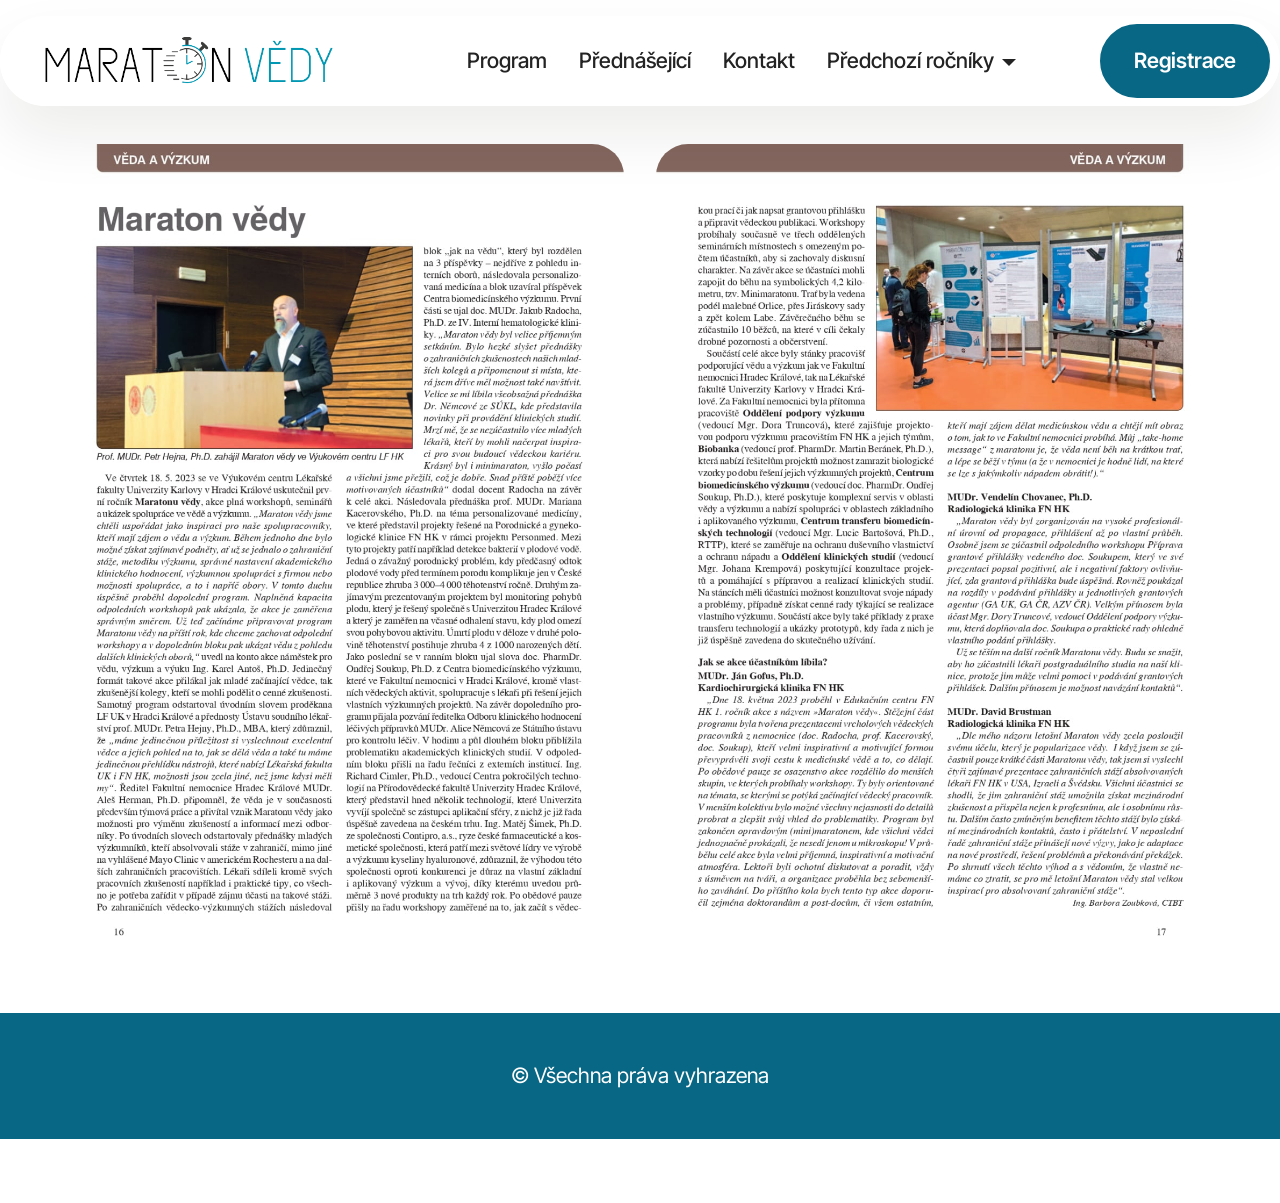
<file: maratonvedy2023.html>
<!DOCTYPE html>
<html  >
<head>
  <!-- Site made with Mobirise Website Builder v6.0.1, https://mobirise.com -->
  <meta charset="UTF-8">
  <meta http-equiv="X-UA-Compatible" content="IE=edge">
  <meta name="generator" content="Mobirise v6.0.1, mobirise.com">
  <meta name="viewport" content="width=device-width, initial-scale=1, minimum-scale=1">
  <link rel="shortcut icon" href="assets/images/bl-jednoduch-logo-interirovho-designu.png-500x82.png" type="image/x-icon">
  <meta name="description" content="">
  
  
  <title>Maraton Vědy 2023</title>
  <link rel="stylesheet" href="assets/web/assets/mobirise-icons2/mobirise2.css">
  <link rel="stylesheet" href="assets/bootstrap/css/bootstrap.min.css">
  <link rel="stylesheet" href="assets/bootstrap/css/bootstrap-grid.min.css">
  <link rel="stylesheet" href="assets/bootstrap/css/bootstrap-reboot.min.css">
  <link rel="stylesheet" href="assets/animatecss/animate.css">
  <link rel="stylesheet" href="assets/dropdown/css/style.css">
  <link rel="stylesheet" href="assets/socicon/css/styles.css">
  <link rel="stylesheet" href="assets/theme/css/style.css">
  <link rel="preload" href="https://fonts.googleapis.com/css?family=Inter+Tight:100,200,300,400,500,600,700,800,900,100i,200i,300i,400i,500i,600i,700i,800i,900i&display=swap" as="style" onload="this.onload=null;this.rel='stylesheet'">
  <noscript><link rel="stylesheet" href="https://fonts.googleapis.com/css?family=Inter+Tight:100,200,300,400,500,600,700,800,900,100i,200i,300i,400i,500i,600i,700i,800i,900i&display=swap"></noscript>
  <link rel="preload" as="style" href="assets/mobirise/css/mbr-additional.css?v=rnYAzH"><link rel="stylesheet" href="assets/mobirise/css/mbr-additional.css?v=rnYAzH" type="text/css">

  
  
  
</head>
<body>
  
  <section data-bs-version="5.1" class="menu menu2 cid-tJS6tZXiPa" once="menu" id="menu02-1y">
	

	<nav class="navbar navbar-dropdown navbar-fixed-top navbar-expand-lg">
		<div class="container">
			<div class="navbar-brand">
				<span class="navbar-logo">
					<a href="https://maratonvedy.cz">
						<img src="assets/images/bl-jednoduch-logo-interirovho-designu.png-500x82.png" alt="Maraton Vědy" style="height: 3rem;">
					</a>
				</span>
				<span class="navbar-caption-wrap"><a class="navbar-caption text-black text-primary display-4" href="index.html#header05-1"></a></span>
			</div>
			<button class="navbar-toggler" type="button" data-toggle="collapse" data-bs-toggle="collapse" data-target="#navbarSupportedContent" data-bs-target="#navbarSupportedContent" aria-controls="navbarNavAltMarkup" aria-expanded="false" aria-label="Toggle navigation">
				<div class="hamburger">
					<span></span>
					<span></span>
					<span></span>
					<span></span>
				</div>
			</button>
			<div class="collapse navbar-collapse" id="navbarSupportedContent">
				<ul class="navbar-nav nav-dropdown" data-app-modern-menu="true"><li class="nav-item">
						<a class="nav-link link text-black text-primary display-4" href="index.html#image03-1r">Program</a>
					</li>
					<li class="nav-item">
						<a class="nav-link link text-black text-primary display-4" href="index.html#features017-1o" aria-expanded="false">Přednášející</a>
					</li>
					<li class="nav-item">
						<a class="nav-link link text-black text-primary display-4" href="index.html#contacts02-9">Kontakt</a>
					</li><li class="nav-item dropdown"><a class="nav-link link text-black text-primary dropdown-toggle display-4" href="index.html#contacts02-9" data-toggle="dropdown-submenu" data-bs-toggle="dropdown" data-bs-auto-close="outside" aria-expanded="false">Předchozí ročníky</a><div class="dropdown-menu" aria-labelledby="dropdown-479"><a class="text-black text-primary dropdown-item display-4" href="maratonvedy2024.html">2024</a><a class="text-black text-primary dropdown-item display-4" href="maratonvedy2023.html">2023</a></div></li></ul>
				
				<div class="navbar-buttons mbr-section-btn"><a class="btn btn-primary display-4" href="https://docs.google.com/forms/d/e/1FAIpQLScxIUYmbifAKgQ4Ggqk94EVEq5QryFcaKj7Etk4oPpxLmvaMw/viewform?usp=header" target="_blank">Registrace</a></div>
			</div>
		</div>
	</nav>
</section>

<section data-bs-version="5.1" class="gallery3 cid-uHnWkVZdnt" id="gallery03-26">
    
    
    <div class="container-fluid">
      <div class="row justify-content-center">
        <div class="col-12 content-head">
          
        </div>
      </div>
      <div class="row">
        <div class="item features-image col-12 col-md-6 col-lg-6">
          <div class="item-wrapper">
            <div class="item-img">
              <img src="assets/images/2023-3-16-page-0001.jpg-1101x1557.jpg" alt="Mobirise Website Builder" title="" data-slide-to="0" data-bs-slide-to="0">
            </div>
            
          </div>
        </div>
        <div class="item features-image col-12 col-md-6 col-lg-6">
          <div class="item-wrapper">
            <div class="item-img">
              <img src="assets/images/2023-3-17-page-0001.jpg-1101x1557.jpg" alt="Mobirise Website Builder" title="" data-slide-to="1" data-bs-slide-to="1">
            </div>
            
          </div>
        </div>
        
        
      </div>
    </div>
  </section>

<section data-bs-version="5.1" class="footer1 programm5 cid-tJS9NNcTLZ" once="footers" id="footer03-1z">

        

    

    <div class="container">
        <div class="row">

            

            <div class="col-12">
                
            </div>
            <div class="col-12 mt-5">
                <p class="mbr-fonts-style copyright display-7">
                    © Všechna práva vyhrazena</p>
            </div>
        </div>
    </div>
</section><section class="display-7" style="padding: 0;align-items: center;justify-content: center;flex-wrap: wrap;    align-content: center;display: flex;position: relative;height: 4rem;"><a href="https://mobiri.se/1731202" style="flex: 1 1;height: 4rem;position: absolute;width: 100%;z-index: 1;"><img alt="" style="height: 4rem;" src="[data-uri]"></a><p style="margin: 0;text-align: center;" class="display-7">&#8204;</p><a style="z-index:1" href="https://mobirise.com/builder/ai-website-maker.html">Best AI Website Maker</a></section><script src="assets/bootstrap/js/bootstrap.bundle.min.js"></script>  <script src="assets/smoothscroll/smooth-scroll.js"></script>  <script src="assets/ytplayer/index.js"></script>  <script src="assets/dropdown/js/navbar-dropdown.js"></script>  <script src="assets/theme/js/script.js"></script>  
  
  
  <input name="animation" type="hidden">
  </body>
</html>
</file>
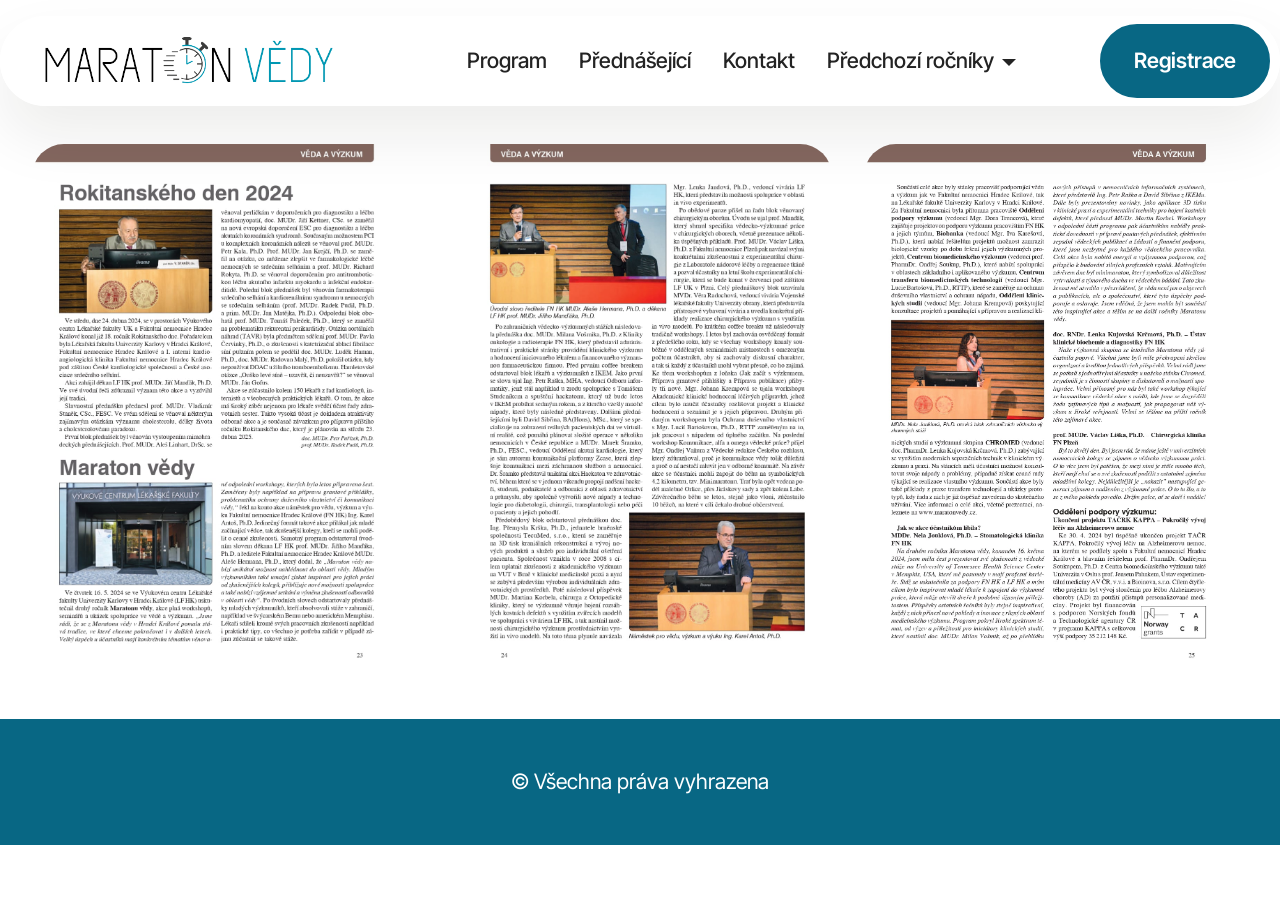
<file: maratonvedy2024.html>
<!DOCTYPE html>
<html  >
<head>
  <!-- Site made with Mobirise Website Builder v6.0.1, https://mobirise.com -->
  <meta charset="UTF-8">
  <meta http-equiv="X-UA-Compatible" content="IE=edge">
  <meta name="generator" content="Mobirise v6.0.1, mobirise.com">
  <meta name="viewport" content="width=device-width, initial-scale=1, minimum-scale=1">
  <link rel="shortcut icon" href="assets/images/bl-jednoduch-logo-interirovho-designu.png-500x82.png" type="image/x-icon">
  <meta name="description" content="">
  
  
  <title>Maraton Vědy 2024</title>
  <link rel="stylesheet" href="assets/web/assets/mobirise-icons2/mobirise2.css">
  <link rel="stylesheet" href="assets/bootstrap/css/bootstrap.min.css">
  <link rel="stylesheet" href="assets/bootstrap/css/bootstrap-grid.min.css">
  <link rel="stylesheet" href="assets/bootstrap/css/bootstrap-reboot.min.css">
  <link rel="stylesheet" href="assets/animatecss/animate.css">
  <link rel="stylesheet" href="assets/dropdown/css/style.css">
  <link rel="stylesheet" href="assets/socicon/css/styles.css">
  <link rel="stylesheet" href="assets/theme/css/style.css">
  <link rel="preload" href="https://fonts.googleapis.com/css?family=Inter+Tight:100,200,300,400,500,600,700,800,900,100i,200i,300i,400i,500i,600i,700i,800i,900i&display=swap" as="style" onload="this.onload=null;this.rel='stylesheet'">
  <noscript><link rel="stylesheet" href="https://fonts.googleapis.com/css?family=Inter+Tight:100,200,300,400,500,600,700,800,900,100i,200i,300i,400i,500i,600i,700i,800i,900i&display=swap"></noscript>
  <link rel="preload" as="style" href="assets/mobirise/css/mbr-additional.css?v=zjaskN"><link rel="stylesheet" href="assets/mobirise/css/mbr-additional.css?v=zjaskN" type="text/css">

  
  
  
</head>
<body>
  
  <section data-bs-version="5.1" class="menu menu2 cid-uHnWAtARtV" once="menu" id="menu02-27">
	

	<nav class="navbar navbar-dropdown navbar-fixed-top navbar-expand-lg">
		<div class="container">
			<div class="navbar-brand">
				<span class="navbar-logo">
					<a href="https://maratonvedy.cz">
						<img src="assets/images/bl-jednoduch-logo-interirovho-designu.png-500x82.png" alt="Maraton Vědy" style="height: 3rem;">
					</a>
				</span>
				<span class="navbar-caption-wrap"><a class="navbar-caption text-black text-primary display-4" href="index.html#header05-1"></a></span>
			</div>
			<button class="navbar-toggler" type="button" data-toggle="collapse" data-bs-toggle="collapse" data-target="#navbarSupportedContent" data-bs-target="#navbarSupportedContent" aria-controls="navbarNavAltMarkup" aria-expanded="false" aria-label="Toggle navigation">
				<div class="hamburger">
					<span></span>
					<span></span>
					<span></span>
					<span></span>
				</div>
			</button>
			<div class="collapse navbar-collapse" id="navbarSupportedContent">
				<ul class="navbar-nav nav-dropdown" data-app-modern-menu="true"><li class="nav-item">
						<a class="nav-link link text-black text-primary display-4" href="index.html#image03-1r">Program</a>
					</li>
					<li class="nav-item">
						<a class="nav-link link text-black text-primary display-4" href="index.html#features017-1o" aria-expanded="false">Přednášející</a>
					</li>
					<li class="nav-item">
						<a class="nav-link link text-black text-primary display-4" href="index.html#contacts02-9">Kontakt</a>
					</li><li class="nav-item dropdown"><a class="nav-link link text-black text-primary dropdown-toggle display-4" href="index.html#contacts02-9" data-toggle="dropdown-submenu" data-bs-toggle="dropdown" data-bs-auto-close="outside" aria-expanded="false">Předchozí ročníky</a><div class="dropdown-menu" aria-labelledby="dropdown-479"><a class="text-black text-primary dropdown-item display-4" href="maratonvedy2024.html">2024</a><a class="text-black text-primary dropdown-item display-4" href="maratonvedy2023.html">2023</a></div></li></ul>
				
				<div class="navbar-buttons mbr-section-btn"><a class="btn btn-primary display-4" href="https://docs.google.com/forms/d/e/1FAIpQLScxIUYmbifAKgQ4Ggqk94EVEq5QryFcaKj7Etk4oPpxLmvaMw/viewform?usp=header" target="_blank">Registrace</a></div>
			</div>
		</div>
	</nav>
</section>

<section data-bs-version="5.1" class="gallery3 cid-uHnWAtU9u9" id="gallery03-28">
    
    
    <div class="container-fluid">
      <div class="row justify-content-center">
        <div class="col-12 content-head">
          
        </div>
      </div>
      <div class="row">
        <div class="item features-image col-12 col-md-6 col-lg-4">
          <div class="item-wrapper">
            <div class="item-img">
              <img src="assets/images/2024-2-23-page-0001.jpg-1101x1557.jpg" alt="Mobirise Website Builder" title="" data-slide-to="0" data-bs-slide-to="0">
            </div>
            
          </div>
        </div>
        <div class="item features-image col-12 col-md-6 col-lg-4">
          <div class="item-wrapper">
            <div class="item-img">
              <img src="assets/images/2024-2-24-page-0001.jpg-1101x1557.jpg" alt="Mobirise Website Builder" title="" data-slide-to="1" data-bs-slide-to="1">
            </div>
            
          </div>
        </div><div class="item features-image col-12 col-md-6 col-lg-4">
          <div class="item-wrapper">
            <div class="item-img">
              <img src="assets/images/2024-2-25-page-0001.jpg-1241x1755.jpg" alt="Mobirise Website Builder" title="" data-slide-to="2" data-bs-slide-to="2">
            </div>
            
          </div>
        </div>
        
        
      </div>
    </div>
  </section>

<section data-bs-version="5.1" class="footer1 programm5 cid-uHnWAu5n7X" once="footers" id="footer03-29">

        

    

    <div class="container">
        <div class="row">

            

            <div class="col-12">
                
            </div>
            <div class="col-12 mt-5">
                <p class="mbr-fonts-style copyright display-7">
                    © Všechna práva vyhrazena</p>
            </div>
        </div>
    </div>
</section><section class="display-7" style="padding: 0;align-items: center;justify-content: center;flex-wrap: wrap;    align-content: center;display: flex;position: relative;height: 4rem;"><a href="https://mobiri.se/1731202" style="flex: 1 1;height: 4rem;position: absolute;width: 100%;z-index: 1;"><img alt="" style="height: 4rem;" src="[data-uri]"></a><p style="margin: 0;text-align: center;" class="display-7">&#8204;</p><a style="z-index:1" href="https://mobirise.com/html-builder.html">HTML Generator</a></section><script src="assets/bootstrap/js/bootstrap.bundle.min.js"></script>  <script src="assets/smoothscroll/smooth-scroll.js"></script>  <script src="assets/ytplayer/index.js"></script>  <script src="assets/dropdown/js/navbar-dropdown.js"></script>  <script src="assets/theme/js/script.js"></script>  
  
  
  <input name="animation" type="hidden">
  </body>
</html>
</file>
<file: assets/web/assets/mobirise-icons2/mobirise2.css>
@font-face {
  font-family: 'Moririse2';
  font-display: swap;
  src:  url('mobirise2.eot?f2bix4');
  src:  url('mobirise2.eot?f2bix4#iefix') format('embedded-opentype'),
    url('mobirise2.ttf?f2bix4') format('truetype'),
    url('mobirise2.woff?f2bix4') format('woff'),
    url('mobirise2.svg?f2bix4#mobirise2') format('svg');
  font-weight: normal;
  font-style: normal;
}

[class^="mobi-"], [class*=" mobi-"] {
  /* use !important to prevent issues with browser extensions that change fonts */
  font-family: 'Moririse2' !important;
  speak: none;
  font-style: normal;
  font-weight: normal;
  font-variant: normal;
  text-transform: none;
  line-height: 1;

  /* Better Font Rendering =========== */
  -webkit-font-smoothing: antialiased;
  -moz-osx-font-smoothing: grayscale;
}

.mobi-mbri-add-submenu:before {
  content: "\e900";
}
.mobi-mbri-alert:before {
  content: "\e901";
}
.mobi-mbri-align-center:before {
  content: "\e902";
}
.mobi-mbri-align-justify:before {
  content: "\e903";
}
.mobi-mbri-align-left:before {
  content: "\e904";
}
.mobi-mbri-align-right:before {
  content: "\e905";
}
.mobi-mbri-android:before {
  content: "\e906";
}
.mobi-mbri-apple:before {
  content: "\e907";
}
.mobi-mbri-arrow-down:before {
  content: "\e908";
}
.mobi-mbri-arrow-next:before {
  content: "\e909";
}
.mobi-mbri-arrow-prev:before {
  content: "\e90a";
}
.mobi-mbri-arrow-up:before {
  content: "\e90b";
}
.mobi-mbri-bold:before {
  content: "\e90c";
}
.mobi-mbri-bookmark:before {
  content: "\e90d";
}
.mobi-mbri-bootstrap:before {
  content: "\e90e";
}
.mobi-mbri-briefcase:before {
  content: "\e90f";
}
.mobi-mbri-browse:before {
  content: "\e910";
}
.mobi-mbri-bulleted-list:before {
  content: "\e911";
}
.mobi-mbri-calendar:before {
  content: "\e912";
}
.mobi-mbri-camera:before {
  content: "\e913";
}
.mobi-mbri-cart-add:before {
  content: "\e914";
}
.mobi-mbri-cart-full:before {
  content: "\e915";
}
.mobi-mbri-cash:before {
  content: "\e916";
}
.mobi-mbri-change-style:before {
  content: "\e917";
}
.mobi-mbri-chat:before {
  content: "\e918";
}
.mobi-mbri-clock:before {
  content: "\e919";
}
.mobi-mbri-close:before {
  content: "\e91a";
}
.mobi-mbri-cloud:before {
  content: "\e91b";
}
.mobi-mbri-code:before {
  content: "\e91c";
}
.mobi-mbri-contact-form:before {
  content: "\e91d";
}
.mobi-mbri-credit-card:before {
  content: "\e91e";
}
.mobi-mbri-cursor-click:before {
  content: "\e91f";
}
.mobi-mbri-cust-feedback:before {
  content: "\e920";
}
.mobi-mbri-database:before {
  content: "\e921";
}
.mobi-mbri-delivery:before {
  content: "\e922";
}
.mobi-mbri-desktop:before {
  content: "\e923";
}
.mobi-mbri-devices:before {
  content: "\e924";
}
.mobi-mbri-down:before {
  content: "\e925";
}
.mobi-mbri-download-2:before {
  content: "\e926";
}
.mobi-mbri-download:before {
  content: "\e927";
}
.mobi-mbri-drag-n-drop-2:before {
  content: "\e928";
}
.mobi-mbri-drag-n-drop:before {
  content: "\e929";
}
.mobi-mbri-edit-2:before {
  content: "\e92a";
}
.mobi-mbri-edit:before {
  content: "\e92b";
}
.mobi-mbri-error:before {
  content: "\e92c";
}
.mobi-mbri-extension:before {
  content: "\e92d";
}
.mobi-mbri-features:before {
  content: "\e92e";
}
.mobi-mbri-file:before {
  content: "\e92f";
}
.mobi-mbri-flag:before {
  content: "\e930";
}
.mobi-mbri-folder:before {
  content: "\e931";
}
.mobi-mbri-gift:before {
  content: "\e932";
}
.mobi-mbri-github:before {
  content: "\e933";
}
.mobi-mbri-globe-2:before {
  content: "\e934";
}
.mobi-mbri-globe:before {
  content: "\e935";
}
.mobi-mbri-growing-chart:before {
  content: "\e936";
}
.mobi-mbri-hearth:before {
  content: "\e937";
}
.mobi-mbri-help:before {
  content: "\e938";
}
.mobi-mbri-home:before {
  content: "\e939";
}
.mobi-mbri-hot-cup:before {
  content: "\e93a";
}
.mobi-mbri-idea:before {
  content: "\e93b";
}
.mobi-mbri-image-gallery:before {
  content: "\e93c";
}
.mobi-mbri-image-slider:before {
  content: "\e93d";
}
.mobi-mbri-info:before {
  content: "\e93e";
}
.mobi-mbri-italic:before {
  content: "\e93f";
}
.mobi-mbri-key:before {
  content: "\e940";
}
.mobi-mbri-laptop:before {
  content: "\e941";
}
.mobi-mbri-layers:before {
  content: "\e942";
}
.mobi-mbri-left-right:before {
  content: "\e943";
}
.mobi-mbri-left:before {
  content: "\e944";
}
.mobi-mbri-letter:before {
  content: "\e945";
}
.mobi-mbri-like:before {
  content: "\e946";
}
.mobi-mbri-link:before {
  content: "\e947";
}
.mobi-mbri-lock:before {
  content: "\e948";
}
.mobi-mbri-login:before {
  content: "\e949";
}
.mobi-mbri-logout:before {
  content: "\e94a";
}
.mobi-mbri-magic-stick:before {
  content: "\e94b";
}
.mobi-mbri-map-pin:before {
  content: "\e94c";
}
.mobi-mbri-menu:before {
  content: "\e94d";
}
.mobi-mbri-mobile-2:before {
  content: "\e94e";
}
.mobi-mbri-mobile-horizontal:before {
  content: "\e94f";
}
.mobi-mbri-mobile:before {
  content: "\e950";
}
.mobi-mbri-mobirise:before {
  content: "\e951";
}
.mobi-mbri-more-horizontal:before {
  content: "\e952";
}
.mobi-mbri-more-vertical:before {
  content: "\e953";
}
.mobi-mbri-music:before {
  content: "\e954";
}
.mobi-mbri-new-file:before {
  content: "\e955";
}
.mobi-mbri-numbered-list:before {
  content: "\e956";
}
.mobi-mbri-opened-folder:before {
  content: "\e957";
}
.mobi-mbri-pages:before {
  content: "\e958";
}
.mobi-mbri-paper-plane:before {
  content: "\e959";
}
.mobi-mbri-paperclip:before {
  content: "\e95a";
}
.mobi-mbri-phone:before {
  content: "\e95b";
}
.mobi-mbri-photo:before {
  content: "\e95c";
}
.mobi-mbri-photos:before {
  content: "\e95d";
}
.mobi-mbri-pin:before {
  content: "\e95e";
}
.mobi-mbri-play:before {
  content: "\e95f";
}
.mobi-mbri-plus:before {
  content: "\e960";
}
.mobi-mbri-preview:before {
  content: "\e961";
}
.mobi-mbri-print:before {
  content: "\e962";
}
.mobi-mbri-protect:before {
  content: "\e963";
}
.mobi-mbri-question:before {
  content: "\e964";
}
.mobi-mbri-quote-left:before {
  content: "\e965";
}
.mobi-mbri-quote-right:before {
  content: "\e966";
}
.mobi-mbri-redo:before {
  content: "\e967";
}
.mobi-mbri-refresh:before {
  content: "\e968";
}
.mobi-mbri-responsive-2:before {
  content: "\e969";
}
.mobi-mbri-responsive:before {
  content: "\e96a";
}
.mobi-mbri-right:before {
  content: "\e96b";
}
.mobi-mbri-rocket:before {
  content: "\e96c";
}
.mobi-mbri-sad-face:before {
  content: "\e96d";
}
.mobi-mbri-sale:before {
  content: "\e96e";
}
.mobi-mbri-save:before {
  content: "\e96f";
}
.mobi-mbri-search:before {
  content: "\e970";
}
.mobi-mbri-setting-2:before {
  content: "\e971";
}
.mobi-mbri-setting-3:before {
  content: "\e972";
}
.mobi-mbri-setting:before {
  content: "\e973";
}
.mobi-mbri-share:before {
  content: "\e974";
}
.mobi-mbri-shopping-bag:before {
  content: "\e975";
}
.mobi-mbri-shopping-basket:before {
  content: "\e976";
}
.mobi-mbri-shopping-cart:before {
  content: "\e977";
}
.mobi-mbri-sites:before {
  content: "\e978";
}
.mobi-mbri-smile-face:before {
  content: "\e979";
}
.mobi-mbri-speed:before {
  content: "\e97a";
}
.mobi-mbri-star:before {
  content: "\e97b";
}
.mobi-mbri-success:before {
  content: "\e97c";
}
.mobi-mbri-sun:before {
  content: "\e97d";
}
.mobi-mbri-sun2:before {
  content: "\e97e";
}
.mobi-mbri-tablet-vertical:before {
  content: "\e97f";
}
.mobi-mbri-tablet:before {
  content: "\e980";
}
.mobi-mbri-target:before {
  content: "\e981";
}
.mobi-mbri-timer:before {
  content: "\e982";
}
.mobi-mbri-to-ftp:before {
  content: "\e983";
}
.mobi-mbri-to-local-drive:before {
  content: "\e984";
}
.mobi-mbri-touch-swipe:before {
  content: "\e985";
}
.mobi-mbri-touch:before {
  content: "\e986";
}
.mobi-mbri-trash:before {
  content: "\e987";
}
.mobi-mbri-underline:before {
  content: "\e988";
}
.mobi-mbri-undo:before {
  content: "\e989";
}
.mobi-mbri-unlink:before {
  content: "\e98a";
}
.mobi-mbri-unlock:before {
  content: "\e98b";
}
.mobi-mbri-up-down:before {
  content: "\e98c";
}
.mobi-mbri-up:before {
  content: "\e98d";
}
.mobi-mbri-update:before {
  content: "\e98e";
}
.mobi-mbri-upload-2:before {
  content: "\e98f";
}
.mobi-mbri-upload:before {
  content: "\e990";
}
.mobi-mbri-user-2:before {
  content: "\e991";
}
.mobi-mbri-user:before {
  content: "\e992";
}
.mobi-mbri-users:before {
  content: "\e993";
}
.mobi-mbri-video-play:before {
  content: "\e994";
}
.mobi-mbri-video:before {
  content: "\e995";
}
.mobi-mbri-watch:before {
  content: "\e996";
}
.mobi-mbri-website-theme-2:before {
  content: "\e997";
}
.mobi-mbri-website-theme:before {
  content: "\e998";
}
.mobi-mbri-wifi:before {
  content: "\e999";
}
.mobi-mbri-windows:before {
  content: "\e99a";
}
.mobi-mbri-zoom-in:before {
  content: "\e99b";
}
.mobi-mbri-zoom-out:before {
  content: "\e99c";
}
</file>
<file: assets/dropdown/css/style.css>
.navbar-dropdown {
  left: 0;
  padding: 0;
  position: absolute;
  right: 0;
  top: 0;
  transition: all 0.45s ease;
  z-index: 1030;
  background: #282828; }
  .navbar-dropdown .navbar-logo {
    margin-right: 0.8rem;
    transition: margin 0.3s ease-in-out;
    vertical-align: middle; }
    .navbar-dropdown .navbar-logo img {
      height: 3.125rem;
      transition: all 0.3s ease-in-out; }
    .navbar-dropdown .navbar-logo.mbr-iconfont {
      font-size: 3.125rem;
      line-height: 3.125rem; }
  .navbar-dropdown .navbar-caption {
    font-weight: 700;
    white-space: normal;
    vertical-align: -4px;
    line-height: 3.125rem !important; }
    .navbar-dropdown .navbar-caption, .navbar-dropdown .navbar-caption:hover {
      color: inherit;
      text-decoration: none; }
  .navbar-dropdown .mbr-iconfont + .navbar-caption {
    vertical-align: -1px; }
  .navbar-dropdown.navbar-fixed-top {
    position: fixed; }
  .navbar-dropdown .navbar-brand span {
    vertical-align: -4px; }
  .navbar-dropdown.bg-color.transparent {
    background: none; }
  .navbar-dropdown.navbar-short .navbar-brand {
    padding: 0.625rem 0; }
    .navbar-dropdown.navbar-short .navbar-brand span {
      vertical-align: -1px; }
  .navbar-dropdown.navbar-short .navbar-caption {
    line-height: 2.375rem !important;
    vertical-align: -2px; }
  .navbar-dropdown.navbar-short .navbar-logo {
    margin-right: 0.5rem; }
    .navbar-dropdown.navbar-short .navbar-logo img {
      height: 2.375rem; }
    .navbar-dropdown.navbar-short .navbar-logo.mbr-iconfont {
      font-size: 2.375rem;
      line-height: 2.375rem; }
  .navbar-dropdown.navbar-short .mbr-table-cell {
    height: 3.625rem; }
  .navbar-dropdown .navbar-close {
    left: 0.6875rem;
    position: fixed;
    top: 0.75rem;
    z-index: 1000; }
  .navbar-dropdown .hamburger-icon {
    content: "";
    display: inline-block;
    vertical-align: middle;
    width: 16px;
    -webkit-box-shadow: 0 -6px 0 1px #282828,0 0 0 1px #282828,0 6px 0 1px #282828;
    -moz-box-shadow: 0 -6px 0 1px #282828,0 0 0 1px #282828,0 6px 0 1px #282828;
    box-shadow: 0 -6px 0 1px #282828,0 0 0 1px #282828,0 6px 0 1px #282828; }

.dropdown-menu .dropdown-toggle[data-toggle="dropdown-submenu"]::after {
  border-bottom: 0.35em solid transparent;
  border-left: 0.35em solid;
  border-right: 0;
  border-top: 0.35em solid transparent;
  margin-left: 0.3rem; }

.dropdown-menu .dropdown-item:focus {
  outline: 0; }

.nav-dropdown {
  font-size: 0.75rem;
  font-weight: 500;
  height: auto !important; }
  .nav-dropdown .nav-btn {
    padding-left: 1rem; }
  .nav-dropdown .link {
    margin: .667em 1.667em;
    font-weight: 500;
    padding: 0;
    transition: color .2s ease-in-out; }
    .nav-dropdown .link.dropdown-toggle {
      margin-right: 2.583em; }
      .nav-dropdown .link.dropdown-toggle::after {
        margin-left: .25rem;
        border-top: 0.35em solid;
        border-right: 0.35em solid transparent;
        border-left: 0.35em solid transparent;
        border-bottom: 0; }
      .nav-dropdown .link.dropdown-toggle[aria-expanded="true"] {
        margin: 0;
        padding: 0.667em 3.263em  0.667em 1.667em; }
  .nav-dropdown .link::after,
  .nav-dropdown .dropdown-item::after {
    color: inherit; }
  .nav-dropdown .btn {
    font-size: 0.75rem;
    font-weight: 700;
    letter-spacing: 0;
    margin-bottom: 0;
    padding-left: 1.25rem;
    padding-right: 1.25rem; }
  .nav-dropdown .dropdown-menu {
    border-radius: 0;
    border: 0;
    left: 0;
    margin: 0;
    padding-bottom: 1.25rem;
    padding-top: 1.25rem;
    position: relative; }
  .nav-dropdown .dropdown-submenu {
    margin-left: 0.125rem;
    top: 0; }
  .nav-dropdown .dropdown-item {
    font-weight: 500;
    line-height: 2;
    padding: 0.3846em 4.615em 0.3846em 1.5385em;
    position: relative;
    transition: color .2s ease-in-out, background-color .2s ease-in-out; }
    .nav-dropdown .dropdown-item::after {
      margin-top: -0.3077em;
      position: absolute;
      right: 1.1538em;
      top: 50%; }
    .nav-dropdown .dropdown-item:focus, .nav-dropdown .dropdown-item:hover {
      background: none; }

@media (max-width: 767px) {
  .nav-dropdown.navbar-toggleable-sm {
    bottom: 0;
    display: none;
    left: 0;
    overflow-x: hidden;
    position: fixed;
    top: 0;
    transform: translateX(-100%);
    -ms-transform: translateX(-100%);
    -webkit-transform: translateX(-100%);
    width: 18.75rem;
    z-index: 999; } }
.nav-dropdown.navbar-toggleable-xl {
  bottom: 0;
  display: none;
  left: 0;
  overflow-x: hidden;
  position: fixed;
  top: 0;
  transform: translateX(-100%);
  -ms-transform: translateX(-100%);
  -webkit-transform: translateX(-100%);
  width: 18.75rem;
  z-index: 999; }

.nav-dropdown-sm {
  display: block !important;
  overflow-x: hidden;
  overflow: auto;
  padding-top: 3.875rem; }
  .nav-dropdown-sm::after {
    content: "";
    display: block;
    height: 3rem;
    width: 100%; }
  .nav-dropdown-sm.collapse.in ~ .navbar-close {
    display: block !important; }
  .nav-dropdown-sm.collapsing, .nav-dropdown-sm.collapse.in {
    transform: translateX(0);
    -ms-transform: translateX(0);
    -webkit-transform: translateX(0);
    transition: all 0.25s ease-out;
    -webkit-transition: all 0.25s ease-out;
    background: #282828; }
  .nav-dropdown-sm.collapsing[aria-expanded="false"] {
    transform: translateX(-100%);
    -ms-transform: translateX(-100%);
    -webkit-transform: translateX(-100%); }
  .nav-dropdown-sm .nav-item {
    display: block;
    margin-left: 0 !important;
    padding-left: 0; }
  .nav-dropdown-sm .link,
  .nav-dropdown-sm .dropdown-item {
    border-top: 1px dotted rgba(255, 255, 255, 0.1);
    font-size: 0.8125rem;
    line-height: 1.6;
    margin: 0 !important;
    padding: 0.875rem 2.4rem 0.875rem 1.5625rem !important;
    position: relative;
    white-space: normal; }
    .nav-dropdown-sm .link:focus, .nav-dropdown-sm .link:hover,
    .nav-dropdown-sm .dropdown-item:focus,
    .nav-dropdown-sm .dropdown-item:hover {
      background: rgba(0, 0, 0, 0.2) !important;
      color: #c0a375; }
  .nav-dropdown-sm .nav-btn {
    position: relative;
    padding: 1.5625rem 1.5625rem 0 1.5625rem; }
    .nav-dropdown-sm .nav-btn::before {
      border-top: 1px dotted rgba(255, 255, 255, 0.1);
      content: "";
      left: 0;
      position: absolute;
      top: 0;
      width: 100%; }
    .nav-dropdown-sm .nav-btn + .nav-btn {
      padding-top: 0.625rem; }
      .nav-dropdown-sm .nav-btn + .nav-btn::before {
        display: none; }
  .nav-dropdown-sm .btn {
    padding: 0.625rem 0; }
  .nav-dropdown-sm .dropdown-toggle[data-toggle="dropdown-submenu"]::after {
    margin-left: .25rem;
    border-top: 0.35em solid;
    border-right: 0.35em solid transparent;
    border-left: 0.35em solid transparent;
    border-bottom: 0; }
  .nav-dropdown-sm .dropdown-toggle[data-toggle="dropdown-submenu"][aria-expanded="true"]::after {
    border-top: 0;
    border-right: 0.35em solid transparent;
    border-left: 0.35em solid transparent;
    border-bottom: 0.35em solid; }
  .nav-dropdown-sm .dropdown-menu {
    margin: 0;
    padding: 0;
    position: relative;
    top: 0;
    left: 0;
    width: 100%;
    border: 0;
    float: none;
    border-radius: 0;
    background: none; }
  .nav-dropdown-sm .dropdown-submenu {
    left: 100%;
    margin-left: 0.125rem;
    margin-top: -1.25rem;
    top: 0; }

.navbar-toggleable-sm .nav-dropdown .dropdown-menu {
  position: absolute; }

.navbar-toggleable-sm .nav-dropdown .dropdown-submenu {
  left: 100%;
  margin-left: 0.125rem;
  margin-top: -1.25rem;
  top: 0; }

.navbar-toggleable-sm.opened .nav-dropdown .dropdown-menu {
  position: relative; }

.navbar-toggleable-sm.opened .nav-dropdown .dropdown-submenu {
  left: 0;
  margin-left: 00rem;
  margin-top: 0rem;
  top: 0; }

.is-builder .nav-dropdown.collapsing {
  transition: none !important; }
</file>
<file: assets/socicon/css/styles.css>
@charset "UTF-8";

@font-face {
  font-family: 'Socicon';
  src:  url('../fonts/socicon.eot');
  src:  url('../fonts/socicon.eot?#iefix') format('embedded-opentype'),
    url('../fonts/socicon.woff2') format('woff2'),
    url('../fonts/socicon.ttf') format('truetype'),
    url('../fonts/socicon.woff') format('woff'),
    url('../fonts/socicon.svg#socicon') format('svg');
  font-weight: normal;
  font-style: normal;
  font-display: swap;
}

[data-icon]:before {
  font-family: "socicon" !important;
  content: attr(data-icon);
  font-style: normal !important;
  font-weight: normal !important;
  font-variant: normal !important;
  text-transform: none !important;
  speak: none;
  line-height: 1;
  -webkit-font-smoothing: antialiased;
  -moz-osx-font-smoothing: grayscale;
}

[class^="socicon-"], [class*=" socicon-"] {
  /* use !important to prevent issues with browser extensions that change fonts */
  font-family: 'Socicon' !important;
  speak: none;
  font-style: normal;
  font-weight: normal;
  font-variant: normal;
  text-transform: none;
  line-height: 1;

  /* Better Font Rendering =========== */
  -webkit-font-smoothing: antialiased;
  -moz-osx-font-smoothing: grayscale;
}

.socicon-500px:before {
  content: "\e000";
}
.socicon-8tracks:before {
  content: "\e001";
}
.socicon-airbnb:before {
  content: "\e002";
}
.socicon-alliance:before {
  content: "\e003";
}
.socicon-amazon:before {
  content: "\e004";
}
.socicon-amplement:before {
  content: "\e005";
}
.socicon-android:before {
  content: "\e006";
}
.socicon-angellist:before {
  content: "\e007";
}
.socicon-apple:before {
  content: "\e008";
}
.socicon-appnet:before {
  content: "\e009";
}
.socicon-baidu:before {
  content: "\e00a";
}
.socicon-bandcamp:before {
  content: "\e00b";
}
.socicon-battlenet:before {
  content: "\e00c";
}
.socicon-mixer:before {
  content: "\e00d";
}
.socicon-bebee:before {
  content: "\e00e";
}
.socicon-bebo:before {
  content: "\e00f";
}
.socicon-behance:before {
  content: "\e010";
}
.socicon-blizzard:before {
  content: "\e011";
}
.socicon-blogger:before {
  content: "\e012";
}
.socicon-buffer:before {
  content: "\e013";
}
.socicon-chrome:before {
  content: "\e014";
}
.socicon-coderwall:before {
  content: "\e015";
}
.socicon-curse:before {
  content: "\e016";
}
.socicon-dailymotion:before {
  content: "\e017";
}
.socicon-deezer:before {
  content: "\e018";
}
.socicon-delicious:before {
  content: "\e019";
}
.socicon-deviantart:before {
  content: "\e01a";
}
.socicon-diablo:before {
  content: "\e01b";
}
.socicon-digg:before {
  content: "\e01c";
}
.socicon-discord:before {
  content: "\e01d";
}
.socicon-disqus:before {
  content: "\e01e";
}
.socicon-douban:before {
  content: "\e01f";
}
.socicon-draugiem:before {
  content: "\e020";
}
.socicon-dribbble:before {
  content: "\e021";
}
.socicon-drupal:before {
  content: "\e022";
}
.socicon-ebay:before {
  content: "\e023";
}
.socicon-ello:before {
  content: "\e024";
}
.socicon-endomodo:before {
  content: "\e025";
}
.socicon-envato:before {
  content: "\e026";
}
.socicon-etsy:before {
  content: "\e027";
}
.socicon-facebook:before {
  content: "\e028";
}
.socicon-feedburner:before {
  content: "\e029";
}
.socicon-filmweb:before {
  content: "\e02a";
}
.socicon-firefox:before {
  content: "\e02b";
}
.socicon-flattr:before {
  content: "\e02c";
}
.socicon-flickr:before {
  content: "\e02d";
}
.socicon-formulr:before {
  content: "\e02e";
}
.socicon-forrst:before {
  content: "\e02f";
}
.socicon-foursquare:before {
  content: "\e030";
}
.socicon-friendfeed:before {
  content: "\e031";
}
.socicon-github:before {
  content: "\e032";
}
.socicon-goodreads:before {
  content: "\e033";
}
.socicon-google:before {
  content: "\e034";
}
.socicon-googlescholar:before {
  content: "\e035";
}
.socicon-googlegroups:before {
  content: "\e036";
}
.socicon-googlephotos:before {
  content: "\e037";
}
.socicon-googleplus:before {
  content: "\e038";
}
.socicon-grooveshark:before {
  content: "\e039";
}
.socicon-hackerrank:before {
  content: "\e03a";
}
.socicon-hearthstone:before {
  content: "\e03b";
}
.socicon-hellocoton:before {
  content: "\e03c";
}
.socicon-heroes:before {
  content: "\e03d";
}
.socicon-smashcast:before {
  content: "\e03e";
}
.socicon-horde:before {
  content: "\e03f";
}
.socicon-houzz:before {
  content: "\e040";
}
.socicon-icq:before {
  content: "\e041";
}
.socicon-identica:before {
  content: "\e042";
}
.socicon-imdb:before {
  content: "\e043";
}
.socicon-instagram:before {
  content: "\e044";
}
.socicon-issuu:before {
  content: "\e045";
}
.socicon-istock:before {
  content: "\e046";
}
.socicon-itunes:before {
  content: "\e047";
}
.socicon-keybase:before {
  content: "\e048";
}
.socicon-lanyrd:before {
  content: "\e049";
}
.socicon-lastfm:before {
  content: "\e04a";
}
.socicon-line:before {
  content: "\e04b";
}
.socicon-linkedin:before {
  content: "\e04c";
}
.socicon-livejournal:before {
  content: "\e04d";
}
.socicon-lyft:before {
  content: "\e04e";
}
.socicon-macos:before {
  content: "\e04f";
}
.socicon-mail:before {
  content: "\e050";
}
.socicon-medium:before {
  content: "\e051";
}
.socicon-meetup:before {
  content: "\e052";
}
.socicon-mixcloud:before {
  content: "\e053";
}
.socicon-modelmayhem:before {
  content: "\e054";
}
.socicon-mumble:before {
  content: "\e055";
}
.socicon-myspace:before {
  content: "\e056";
}
.socicon-newsvine:before {
  content: "\e057";
}
.socicon-nintendo:before {
  content: "\e058";
}
.socicon-npm:before {
  content: "\e059";
}
.socicon-odnoklassniki:before {
  content: "\e05a";
}
.socicon-openid:before {
  content: "\e05b";
}
.socicon-opera:before {
  content: "\e05c";
}
.socicon-outlook:before {
  content: "\e05d";
}
.socicon-overwatch:before {
  content: "\e05e";
}
.socicon-patreon:before {
  content: "\e05f";
}
.socicon-paypal:before {
  content: "\e060";
}
.socicon-periscope:before {
  content: "\e061";
}
.socicon-persona:before {
  content: "\e062";
}
.socicon-pinterest:before {
  content: "\e063";
}
.socicon-play:before {
  content: "\e064";
}
.socicon-player:before {
  content: "\e065";
}
.socicon-playstation:before {
  content: "\e066";
}
.socicon-pocket:before {
  content: "\e067";
}
.socicon-qq:before {
  content: "\e068";
}
.socicon-quora:before {
  content: "\e069";
}
.socicon-raidcall:before {
  content: "\e06a";
}
.socicon-ravelry:before {
  content: "\e06b";
}
.socicon-reddit:before {
  content: "\e06c";
}
.socicon-renren:before {
  content: "\e06d";
}
.socicon-researchgate:before {
  content: "\e06e";
}
.socicon-residentadvisor:before {
  content: "\e06f";
}
.socicon-reverbnation:before {
  content: "\e070";
}
.socicon-rss:before {
  content: "\e071";
}
.socicon-sharethis:before {
  content: "\e072";
}
.socicon-skype:before {
  content: "\e073";
}
.socicon-slideshare:before {
  content: "\e074";
}
.socicon-smugmug:before {
  content: "\e075";
}
.socicon-snapchat:before {
  content: "\e076";
}
.socicon-songkick:before {
  content: "\e077";
}
.socicon-soundcloud:before {
  content: "\e078";
}
.socicon-spotify:before {
  content: "\e079";
}
.socicon-stackexchange:before {
  content: "\e07a";
}
.socicon-stackoverflow:before {
  content: "\e07b";
}
.socicon-starcraft:before {
  content: "\e07c";
}
.socicon-stayfriends:before {
  content: "\e07d";
}
.socicon-steam:before {
  content: "\e07e";
}
.socicon-storehouse:before {
  content: "\e07f";
}
.socicon-strava:before {
  content: "\e080";
}
.socicon-streamjar:before {
  content: "\e081";
}
.socicon-stumbleupon:before {
  content: "\e082";
}
.socicon-swarm:before {
  content: "\e083";
}
.socicon-teamspeak:before {
  content: "\e084";
}
.socicon-teamviewer:before {
  content: "\e085";
}
.socicon-technorati:before {
  content: "\e086";
}
.socicon-telegram:before {
  content: "\e087";
}
.socicon-tripadvisor:before {
  content: "\e088";
}
.socicon-tripit:before {
  content: "\e089";
}
.socicon-triplej:before {
  content: "\e08a";
}
.socicon-tumblr:before {
  content: "\e08b";
}
.socicon-twitch:before {
  content: "\e08c";
}
.socicon-twitter:before {
  content: "\e08d";
}
.socicon-uber:before {
  content: "\e08e";
}
.socicon-ventrilo:before {
  content: "\e08f";
}
.socicon-viadeo:before {
  content: "\e090";
}
.socicon-viber:before {
  content: "\e091";
}
.socicon-viewbug:before {
  content: "\e092";
}
.socicon-vimeo:before {
  content: "\e093";
}
.socicon-vine:before {
  content: "\e094";
}
.socicon-vkontakte:before {
  content: "\e095";
}
.socicon-warcraft:before {
  content: "\e096";
}
.socicon-wechat:before {
  content: "\e097";
}
.socicon-weibo:before {
  content: "\e098";
}
.socicon-whatsapp:before {
  content: "\e099";
}
.socicon-wikipedia:before {
  content: "\e09a";
}
.socicon-windows:before {
  content: "\e09b";
}
.socicon-wordpress:before {
  content: "\e09c";
}
.socicon-wykop:before {
  content: "\e09d";
}
.socicon-xbox:before {
  content: "\e09e";
}
.socicon-xing:before {
  content: "\e09f";
}
.socicon-yahoo:before {
  content: "\e0a0";
}
.socicon-yammer:before {
  content: "\e0a1";
}
.socicon-yandex:before {
  content: "\e0a2";
}
.socicon-yelp:before {
  content: "\e0a3";
}
.socicon-younow:before {
  content: "\e0a4";
}
.socicon-youtube:before {
  content: "\e0a5";
}
.socicon-zapier:before {
  content: "\e0a6";
}
.socicon-zerply:before {
  content: "\e0a7";
}
.socicon-zomato:before {
  content: "\e0a8";
}
.socicon-zynga:before {
  content: "\e0a9";
}
.socicon-spreadshirt:before {
  content: "\e901";
}
.socicon-gamejolt:before {
  content: "\e902";
}
.socicon-trello:before {
  content: "\e903";
}
.socicon-tunein:before {
  content: "\e904";
}
.socicon-bloglovin:before {
  content: "\e905";
}
.socicon-gamewisp:before {
  content: "\e906";
}
.socicon-messenger:before {
  content: "\e907";
}
.socicon-pandora:before {
  content: "\e908";
}
.socicon-augment:before {
  content: "\e909";
}
.socicon-bitbucket:before {
  content: "\e90a";
}
.socicon-fyuse:before {
  content: "\e90b";
}
.socicon-yt-gaming:before {
  content: "\e90c";
}
.socicon-sketchfab:before {
  content: "\e90d";
}
.socicon-mobcrush:before {
  content: "\e90e";
}
.socicon-microsoft:before {
  content: "\e90f";
}
.socicon-realtor:before {
  content: "\e910";
}
.socicon-tidal:before {
  content: "\e911";
}
.socicon-qobuz:before {
  content: "\e912";
}
.socicon-natgeo:before {
  content: "\e913";
}
.socicon-mastodon:before {
  content: "\e914";
}
.socicon-unsplash:before {
  content: "\e915";
}
.socicon-homeadvisor:before {
  content: "\e916";
}
.socicon-angieslist:before {
  content: "\e917";
}
.socicon-codepen:before {
  content: "\e918";
}
.socicon-slack:before {
  content: "\e919";
}
.socicon-openaigym:before {
  content: "\e91a";
}
.socicon-logmein:before {
  content: "\e91b";
}
.socicon-fiverr:before {
  content: "\e91c";
}
.socicon-gotomeeting:before {
  content: "\e91d";
}
.socicon-aliexpress:before {
  content: "\e91e";
}
.socicon-guru:before {
  content: "\e91f";
}
.socicon-appstore:before {
  content: "\e920";
}
.socicon-homes:before {
  content: "\e921";
}
.socicon-zoom:before {
  content: "\e922";
}
.socicon-alibaba:before {
  content: "\e923";
}
.socicon-craigslist:before {
  content: "\e924";
}
.socicon-wix:before {
  content: "\e925";
}
.socicon-redfin:before {
  content: "\e926";
}
.socicon-googlecalendar:before {
  content: "\e927";
}
.socicon-shopify:before {
  content: "\e928";
}
.socicon-freelancer:before {
  content: "\e929";
}
.socicon-seedrs:before {
  content: "\e92a";
}
.socicon-bing:before {
  content: "\e92b";
}
.socicon-doodle:before {
  content: "\e92c";
}
.socicon-bonanza:before {
  content: "\e92d";
}
.socicon-squarespace:before {
  content: "\e92e";
}
.socicon-toptal:before {
  content: "\e92f";
}
.socicon-gust:before {
  content: "\e930";
}
.socicon-ask:before {
  content: "\e931";
}
.socicon-trulia:before {
  content: "\e932";
}
.socicon-loomly:before {
  content: "\e933";
}
.socicon-ghost:before {
  content: "\e934";
}
.socicon-upwork:before {
  content: "\e935";
}
.socicon-fundable:before {
  content: "\e936";
}
.socicon-booking:before {
  content: "\e937";
}
.socicon-googlemaps:before {
  content: "\e938";
}
.socicon-zillow:before {
  content: "\e939";
}
.socicon-niconico:before {
  content: "\e93a";
}
.socicon-toneden:before {
  content: "\e93b";
}
.socicon-crunchbase:before {
  content: "\e93c";
}
.socicon-homefy:before {
  content: "\e93d";
}
.socicon-calendly:before {
  content: "\e93e";
}
.socicon-livemaster:before {
  content: "\e93f";
}
.socicon-udemy:before {
  content: "\e940";
}
.socicon-codered:before {
  content: "\e941";
}
.socicon-origin:before {
  content: "\e942";
}
.socicon-nextdoor:before {
  content: "\e943";
}
.socicon-portfolio:before {
  content: "\e944";
}
.socicon-instructables:before {
  content: "\e945";
}
.socicon-gitlab:before {
  content: "\e946";
}
.socicon-hackernews:before {
  content: "\e947";
}
.socicon-smashwords:before {
  content: "\e948";
}
.socicon-kobo:before {
  content: "\e949";
}
.socicon-bookbub:before {
  content: "\e94a";
}
.socicon-mailru:before {
  content: "\e94b";
}
.socicon-moddb:before {
  content: "\e94c";
}
.socicon-indiedb:before {
  content: "\e94d";
}
.socicon-traxsource:before {
  content: "\e94e";
}
.socicon-gamefor:before {
  content: "\e94f";
}
.socicon-pixiv:before {
  content: "\e950";
}
.socicon-myanimelist:before {
  content: "\e951";
}
.socicon-blackberry:before {
  content: "\e952";
}
.socicon-wickr:before {
  content: "\e953";
}
.socicon-spip:before {
  content: "\e954";
}
.socicon-napster:before {
  content: "\e955";
}
.socicon-beatport:before {
  content: "\e956";
}
.socicon-hackerone:before {
  content: "\e957";
}
.socicon-internet:before {
  content: "\e958";
}
.socicon-ubuntu:before {
  content: "\e959";
}
.socicon-artstation:before {
  content: "\e95a";
}
.socicon-invision:before {
  content: "\e95b";
}
.socicon-torial:before {
  content: "\e95c";
}
.socicon-collectorz:before {
  content: "\e95d";
}
.socicon-seenthis:before {
  content: "\e95e";
}
.socicon-googleplaymusic:before {
  content: "\e95f";
}
.socicon-debian:before {
  content: "\e960";
}
.socicon-filmfreeway:before {
  content: "\e961";
}
.socicon-gnome:before {
  content: "\e962";
}
.socicon-itchio:before {
  content: "\e963";
}
.socicon-jamendo:before {
  content: "\e964";
}
.socicon-mix:before {
  content: "\e965";
}
.socicon-sharepoint:before {
  content: "\e966";
}
.socicon-tinder:before {
  content: "\e967";
}
.socicon-windguru:before {
  content: "\e968";
}
.socicon-cdbaby:before {
  content: "\e969";
}
.socicon-elementaryos:before {
  content: "\e96a";
}
.socicon-stage32:before {
  content: "\e96b";
}
.socicon-tiktok:before {
  content: "\e96c";
}
.socicon-gitter:before {
  content: "\e96d";
}
.socicon-letterboxd:before {
  content: "\e96e";
}
.socicon-threema:before {
  content: "\e96f";
}
.socicon-splice:before {
  content: "\e970";
}
.socicon-metapop:before {
  content: "\e971";
}
.socicon-naver:before {
  content: "\e972";
}
.socicon-remote:before {
  content: "\e973";
}
.socicon-flipboard:before {
  content: "\e974";
}
.socicon-googlehangouts:before {
  content: "\e975";
}
.socicon-dlive:before {
  content: "\e976";
}
.socicon-vsco:before {
  content: "\e977";
}
.socicon-stitcher:before {
  content: "\e978";
}
.socicon-avvo:before {
  content: "\e979";
}
.socicon-redbubble:before {
  content: "\e97a";
}
.socicon-society6:before {
  content: "\e97b";
}
.socicon-zazzle:before {
  content: "\e97c";
}
.socicon-eitaa:before {
  content: "\e97d";
}
.socicon-soroush:before {
  content: "\e97e";
}
.socicon-bale:before {
  content: "\e97f";
}
</file>
<file: assets/theme/css/style.css>
@charset "UTF-8";
section {
  background-color: #ffffff;
}

body {
  font-style: normal;
  line-height: 1.5;
  font-weight: 400;
  color: #232323;
  position: relative;
}

button {
  background-color: transparent;
  border-color: transparent;
}

.embla__button,
.carousel-control {
  background-color: #edefea !important;
  opacity: 0.8 !important;
  color: #464845 !important;
  border-color: #edefea !important;
}

.carousel .close,
.modalWindow .close {
  background-color: #edefea !important;
  color: #464845 !important;
  border-color: #edefea !important;
  opacity: 0.8 !important;
}

.carousel .close:hover,
.modalWindow .close:hover {
  opacity: 1 !important;
}

.carousel-indicators li {
  background-color: #edefea !important;
  border: 2px solid #464845 !important;
}

.carousel-indicators li:hover,
.carousel-indicators li:active {
  opacity: 0.8 !important;
}

.embla__button:hover,
.carousel-control:hover {
  background-color: #edefea !important;
  opacity: 1 !important;
}

.modalWindow-video-container {
  height: 80%;
}

section,
.container,
.container-fluid {
  position: relative;
  word-wrap: break-word;
}

a.mbr-iconfont:hover {
  text-decoration: none;
}

.article .lead p,
.article .lead ul,
.article .lead ol,
.article .lead pre,
.article .lead blockquote {
  margin-bottom: 0;
}

a {
  font-style: normal;
  font-weight: 400;
  cursor: pointer;
}
a, a:hover {
  text-decoration: none;
}

.mbr-section-title {
  font-style: normal;
  line-height: 1.3;
}

.mbr-section-subtitle {
  line-height: 1.3;
}

.mbr-text {
  font-style: normal;
  line-height: 1.7;
}

h1,
h2,
h3,
h4,
h5,
h6,
.display-1,
.display-2,
.display-4,
.display-5,
.display-7,
span,
p,
a {
  line-height: 1;
  word-break: break-word;
  word-wrap: break-word;
  font-weight: 400;
}

b,
strong {
  font-weight: bold;
}

input:-webkit-autofill, input:-webkit-autofill:hover, input:-webkit-autofill:focus, input:-webkit-autofill:active {
  transition-delay: 9999s;
  -webkit-transition-property: background-color, color;
  transition-property: background-color, color;
}

textarea[type=hidden] {
  display: none;
}

section {
  background-position: 50% 50%;
  background-repeat: no-repeat;
  background-size: cover;
}
section .mbr-background-video,
section .mbr-background-video-preview {
  position: absolute;
  bottom: 0;
  left: 0;
  right: 0;
  top: 0;
}

.hidden {
  visibility: hidden;
}

.mbr-z-index20 {
  z-index: 20;
}

/*! Base colors */
.mbr-white {
  color: #ffffff;
}

.mbr-black {
  color: #111111;
}

.mbr-bg-white {
  background-color: #ffffff;
}

.mbr-bg-black {
  background-color: #000000;
}

/*! Text-aligns */
.align-left {
  text-align: left;
}

.align-center {
  text-align: center;
}

.align-right {
  text-align: right;
}

/*! Font-weight  */
.mbr-light {
  font-weight: 300;
}

.mbr-regular {
  font-weight: 400;
}

.mbr-semibold {
  font-weight: 500;
}

.mbr-bold {
  font-weight: 700;
}

/*! Media  */
.media-content {
  flex-basis: 100%;
}

.media-container-row {
  display: flex;
  flex-direction: row;
  flex-wrap: wrap;
  justify-content: center;
  align-content: center;
  align-items: start;
}
.media-container-row .media-size-item {
  width: 400px;
}

.media-container-column {
  display: flex;
  flex-direction: column;
  flex-wrap: wrap;
  justify-content: center;
  align-content: center;
  align-items: stretch;
}
.media-container-column > * {
  width: 100%;
}

@media (min-width: 992px) {
  .media-container-row {
    flex-wrap: nowrap;
  }
}
figure {
  margin-bottom: 0;
  overflow: hidden;
}

figure[mbr-media-size] {
  transition: width 0.1s;
}

img,
iframe {
  display: block;
  width: 100%;
}

.card {
  background-color: transparent;
  border: none;
}

.card-box {
  width: 100%;
}

.card-img {
  text-align: center;
  flex-shrink: 0;
  -webkit-flex-shrink: 0;
}

.media {
  max-width: 100%;
  margin: 0 auto;
}

.mbr-figure {
  align-self: center;
}

.media-container > div {
  max-width: 100%;
}

.mbr-figure img,
.card-img img {
  width: 100%;
}

@media (max-width: 991px) {
  .media-size-item {
    width: auto !important;
  }
  .media {
    width: auto;
  }
  .mbr-figure {
    width: 100% !important;
  }
}
/*! Buttons */
.mbr-section-btn {
  margin-left: -0.6rem;
  margin-right: -0.6rem;
  font-size: 0;
}

.btn {
  font-weight: 600;
  border-width: 1px;
  font-style: normal;
  margin: 0.6rem 0.6rem;
  white-space: normal;
  transition: all 0.2s ease-in-out;
  display: inline-flex;
  align-items: center;
  justify-content: center;
  word-break: break-word;
}

.btn-sm {
  font-weight: 600;
  letter-spacing: 0px;
  transition: all 0.3s ease-in-out;
}

.btn-md {
  font-weight: 600;
  letter-spacing: 0px;
  transition: all 0.3s ease-in-out;
}

.btn-lg {
  font-weight: 600;
  letter-spacing: 0px;
  transition: all 0.3s ease-in-out;
}

.btn-form {
  margin: 0;
}
.btn-form:hover {
  cursor: pointer;
}

nav .mbr-section-btn {
  margin-left: 0rem;
  margin-right: 0rem;
}

/*! Btn icon margin */
.btn .mbr-iconfont,
.btn.btn-sm .mbr-iconfont {
  order: 1;
  cursor: pointer;
  margin-left: 0.5rem;
  vertical-align: sub;
}

.btn.btn-md .mbr-iconfont,
.btn.btn-md .mbr-iconfont {
  margin-left: 0.8rem;
}

.mbr-regular {
  font-weight: 400;
}

.mbr-semibold {
  font-weight: 500;
}

.mbr-bold {
  font-weight: 700;
}

[type=submit] {
  -webkit-appearance: none;
}

/*! Full-screen */
.mbr-fullscreen .mbr-overlay {
  min-height: 100vh;
}

.mbr-fullscreen {
  display: flex;
  display: -moz-flex;
  display: -ms-flex;
  display: -o-flex;
  align-items: center;
  min-height: 100vh;
  padding-top: 3rem;
  padding-bottom: 3rem;
}

/*! Map */
.map {
  height: 25rem;
  position: relative;
}
.map iframe {
  width: 100%;
  height: 100%;
}

/*! Scroll to top arrow */
.mbr-arrow-up {
  bottom: 25px;
  right: 90px;
  position: fixed;
  text-align: right;
  z-index: 5000;
  color: #ffffff;
  font-size: 22px;
}

.mbr-arrow-up a {
  background: rgba(0, 0, 0, 0.2);
  border-radius: 50%;
  color: #fff;
  display: inline-block;
  height: 60px;
  width: 60px;
  border: 2px solid #fff;
  outline-style: none !important;
  position: relative;
  text-decoration: none;
  transition: all 0.3s ease-in-out;
  cursor: pointer;
  text-align: center;
}
.mbr-arrow-up a:hover {
  background-color: rgba(0, 0, 0, 0.4);
}
.mbr-arrow-up a i {
  line-height: 60px;
}

.mbr-arrow-up-icon {
  display: block;
  color: #fff;
}

.mbr-arrow-up-icon::before {
  content: "›";
  display: inline-block;
  font-family: serif;
  font-size: 22px;
  line-height: 1;
  font-style: normal;
  position: relative;
  top: 6px;
  left: -4px;
  transform: rotate(-90deg);
}

/*! Arrow Down */
.mbr-arrow {
  position: absolute;
  bottom: 45px;
  left: 50%;
  width: 60px;
  height: 60px;
  cursor: pointer;
  background-color: rgba(80, 80, 80, 0.5);
  border-radius: 50%;
  transform: translateX(-50%);
}
@media (max-width: 767px) {
  .mbr-arrow {
    display: none;
  }
}
.mbr-arrow > a {
  display: inline-block;
  text-decoration: none;
  outline-style: none;
  animation: arrowdown 1.7s ease-in-out infinite;
  color: #ffffff;
}
.mbr-arrow > a > i {
  position: absolute;
  top: -2px;
  left: 15px;
  font-size: 2rem;
}

#scrollToTop a i::before {
  content: "";
  position: absolute;
  display: block;
  border-bottom: 2.5px solid #fff;
  border-left: 2.5px solid #fff;
  width: 27.8%;
  height: 27.8%;
  left: 50%;
  top: 51%;
  transform: translateY(-30%) translateX(-50%) rotate(135deg);
}

@keyframes arrowdown {
  0% {
    transform: translateY(0px);
  }
  50% {
    transform: translateY(-5px);
  }
  100% {
    transform: translateY(0px);
  }
}
@media (max-width: 500px) {
  .mbr-arrow-up {
    left: 0;
    right: 0;
    text-align: center;
  }
}
/*Gradients animation*/
@keyframes gradient-animation {
  from {
    background-position: 0% 100%;
    animation-timing-function: ease-in-out;
  }
  to {
    background-position: 100% 0%;
    animation-timing-function: ease-in-out;
  }
}
.bg-gradient {
  background-size: 200% 200%;
  animation: gradient-animation 5s infinite alternate;
  -webkit-animation: gradient-animation 5s infinite alternate;
}

.menu .navbar-brand {
  display: -webkit-flex;
}
.menu .navbar-brand span {
  display: flex;
  display: -webkit-flex;
}
.menu .navbar-brand .navbar-caption-wrap {
  display: -webkit-flex;
}
.menu .navbar-brand .navbar-logo img {
  display: -webkit-flex;
  width: auto;
}
@media (min-width: 768px) and (max-width: 991px) {
  .menu .navbar-toggleable-sm .navbar-nav {
    display: -ms-flexbox;
  }
}
@media (max-width: 991px) {
  .menu .navbar-collapse {
    max-height: 93.5vh;
  }
  .menu .navbar-collapse.show {
    overflow: auto;
  }
}
@media (min-width: 992px) {
  .menu .navbar-nav.nav-dropdown {
    display: -webkit-flex;
  }
  .menu .navbar-toggleable-sm .navbar-collapse {
    display: -webkit-flex !important;
  }
  .menu .collapsed .navbar-collapse {
    max-height: 93.5vh;
  }
  .menu .collapsed .navbar-collapse.show {
    overflow: auto;
  }
}
@media (max-width: 767px) {
  .menu .navbar-collapse {
    max-height: 80vh;
  }
}

.nav-link .mbr-iconfont {
  margin-right: 0.5rem;
}

.navbar {
  display: -webkit-flex;
  -webkit-flex-wrap: wrap;
  -webkit-align-items: center;
  -webkit-justify-content: space-between;
}

.navbar-collapse {
  -webkit-flex-basis: 100%;
  -webkit-flex-grow: 1;
  -webkit-align-items: center;
}

.nav-dropdown .link {
  padding: 0.667em 1.667em !important;
  margin: 0 !important;
}

.nav {
  display: -webkit-flex;
  -webkit-flex-wrap: wrap;
}

.row {
  display: -webkit-flex;
  -webkit-flex-wrap: wrap;
}

.justify-content-center {
  -webkit-justify-content: center;
}

.form-inline {
  display: -webkit-flex;
}

.card-wrapper {
  -webkit-flex: 1;
}

.carousel-control {
  z-index: 10;
  display: -webkit-flex;
}

.carousel-controls {
  display: -webkit-flex;
}

.media {
  display: -webkit-flex;
}

.form-group:focus {
  outline: none;
}

.jq-selectbox__select {
  padding: 7px 0;
  position: relative;
}

.jq-selectbox__dropdown {
  overflow: hidden;
  border-radius: 10px;
  position: absolute;
  top: 100%;
  left: 0 !important;
  width: 100% !important;
}

.jq-selectbox__trigger-arrow {
  right: 0;
  transform: translateY(-50%);
}

.jq-selectbox li {
  padding: 1.07em 0.5em;
}

input[type=range] {
  padding-left: 0 !important;
  padding-right: 0 !important;
}

.modal-dialog,
.modal-content {
  height: 100%;
}

.modal-dialog .carousel-inner {
  height: calc(100vh - 1.75rem);
}
@media (max-width: 575px) {
  .modal-dialog .carousel-inner {
    height: calc(100vh - 1rem);
  }
}

.carousel-item {
  text-align: center;
}

.carousel-item img {
  margin: auto;
}

.navbar-toggler {
  align-self: flex-start;
  padding: 0.25rem 0.75rem;
  font-size: 1.25rem;
  line-height: 1;
  background: transparent;
  border: 1px solid transparent;
  border-radius: 0.25rem;
}

.navbar-toggler:focus,
.navbar-toggler:hover {
  text-decoration: none;
  box-shadow: none;
}

.navbar-toggler-icon {
  display: inline-block;
  width: 1.5em;
  height: 1.5em;
  vertical-align: middle;
  content: "";
  background: no-repeat center center;
  background-size: 100% 100%;
}

.navbar-toggler-left {
  position: absolute;
  left: 1rem;
}

.navbar-toggler-right {
  position: absolute;
  right: 1rem;
}

.card-img {
  width: auto;
}

.menu .navbar.collapsed:not(.beta-menu) {
  flex-direction: column;
}

.carousel-item.active,
.carousel-item-next,
.carousel-item-prev {
  display: flex;
}

.note-air-layout .dropup .dropdown-menu,
.note-air-layout .navbar-fixed-bottom .dropdown .dropdown-menu {
  bottom: initial !important;
}

html,
body {
  height: auto;
  min-height: 100vh;
}

.dropup .dropdown-toggle::after {
  display: none;
}

.form-asterisk {
  font-family: initial;
  position: absolute;
  top: -2px;
  font-weight: normal;
}

.form-control-label {
  position: relative;
  cursor: pointer;
  margin-bottom: 0.357em;
  padding: 0;
}

.alert {
  color: #ffffff;
  border-radius: 0;
  border: 0;
  font-size: 1.1rem;
  line-height: 1.5;
  margin-bottom: 1.875rem;
  padding: 1.25rem;
  position: relative;
  text-align: center;
}
.alert.alert-form::after {
  background-color: inherit;
  bottom: -7px;
  content: "";
  display: block;
  height: 14px;
  left: 50%;
  margin-left: -7px;
  position: absolute;
  transform: rotate(45deg);
  width: 14px;
}

.form-control {
  background-color: #ffffff;
  background-clip: border-box;
  color: #232323;
  line-height: 1rem !important;
  height: auto;
  padding: 1.2rem 2rem;
  transition: border-color 0.25s ease 0s;
  border: 1px solid transparent !important;
  border-radius: 4px;
  box-shadow: rgba(0, 0, 0, 0.07) 0px 1px 1px 0px, rgba(0, 0, 0, 0.07) 0px 1px 3px 0px, rgba(0, 0, 0, 0.03) 0px 0px 0px 1px;
}
.form-active .form-control:invalid {
  border-color: red;
}

.row > * {
  padding-right: 1rem;
  padding-left: 1rem;
}

form .row {
  margin-left: -0.6rem;
  margin-right: -0.6rem;
}
form .row [class*=col] {
  padding-left: 0.6rem;
  padding-right: 0.6rem;
}

form .mbr-section-btn {
  padding-left: 0.6rem;
  padding-right: 0.6rem;
}

form .form-check-input {
  margin-top: 0.5;
}

textarea.form-control {
  line-height: 1.5rem !important;
}

.form-group {
  margin-bottom: 1.2rem;
}

.form-control,
form .btn {
  min-height: 48px;
}

.gdpr-block label span.textGDPR input[name=gdpr] {
  top: 7px;
}

.form-control:focus {
  box-shadow: none;
}

:focus {
  outline: none;
}

.mbr-overlay {
  background-color: #000;
  bottom: 0;
  left: 0;
  opacity: 0.5;
  position: absolute;
  right: 0;
  top: 0;
  z-index: 0;
  pointer-events: none;
}

blockquote {
  font-style: italic;
  padding: 3rem;
  font-size: 1.09rem;
  position: relative;
  border-left: 3px solid;
}

ul,
ol,
pre,
blockquote {
  margin-bottom: 2.3125rem;
}

.mt-4 {
  margin-top: 2rem !important;
}

.mb-4 {
  margin-bottom: 2rem !important;
}

.container,
.container-fluid {
  padding-left: 16px;
  padding-right: 16px;
}

.row {
  margin-left: -16px;
  margin-right: -16px;
}
.row > [class*=col] {
  padding-left: 16px;
  padding-right: 16px;
}

@media (min-width: 992px) {
  .container-fluid {
    padding-left: 32px;
    padding-right: 32px;
  }
}
@media (max-width: 991px) {
  .mbr-container {
    padding-left: 16px;
    padding-right: 16px;
  }
}
.app-video-wrapper > img {
  opacity: 1;
}

.app-video-wrapper {
  background: transparent;
}

.item {
  position: relative;
}

.dropdown-menu .dropdown-menu {
  left: 100%;
}

.dropdown-item + .dropdown-menu {
  display: none;
}

.dropdown-item:hover + .dropdown-menu,
.dropdown-menu:hover {
  display: block;
}

@media (min-aspect-ratio: 16/9) {
  .mbr-video-foreground {
    height: 300% !important;
    top: -100% !important;
  }
}
@media (max-aspect-ratio: 16/9) {
  .mbr-video-foreground {
    width: 300% !important;
    left: -100% !important;
  }
}.engine {
	position: absolute;
	text-indent: -2400px;
	text-align: center;
	padding: 0;
	top: 0;
	left: -2400px;
}
</file>
<file: assets/mobirise/css/mbr-additional.css>
.btn {
  border-width: 2px;
}
img,
.card-wrap,
.card-wrapper,
.video-wrapper,
.mbr-figure iframe,
.google-map iframe,
.slide-content,
.plan,
.card,
.item-wrapper {
  border-radius: 2rem !important;
}
.video-wrapper {
  overflow: hidden;
}
body {
  font-family: Inter Tight;
}
.display-1 {
  font-family: 'Inter Tight', sans-serif;
  font-size: 5rem;
  line-height: 1;
}
.display-1 > .mbr-iconfont {
  font-size: 6.25rem;
}
.display-2 {
  font-family: 'Inter Tight', sans-serif;
  font-size: 4rem;
  line-height: 1;
}
.display-2 > .mbr-iconfont {
  font-size: 5rem;
}
.display-4 {
  font-family: 'Inter Tight', sans-serif;
  font-size: 1.4rem;
  line-height: 1.5;
}
.display-4 > .mbr-iconfont {
  font-size: 1.75rem;
}
.display-5 {
  font-family: 'Inter Tight', sans-serif;
  font-size: 2rem;
  line-height: 1.5;
}
.display-5 > .mbr-iconfont {
  font-size: 2.5rem;
}
.display-7 {
  font-family: 'Inter Tight', sans-serif;
  font-size: 1.4rem;
  line-height: 1.3;
}
.display-7 > .mbr-iconfont {
  font-size: 1.75rem;
}
/* ---- Fluid typography for mobile devices ---- */
/* 1.4 - font scale ratio ( bootstrap == 1.42857 ) */
/* 100vw - current viewport width */
/* (48 - 20)  48 == 48rem == 768px, 20 == 20rem == 320px(minimal supported viewport) */
/* 0.65 - min scale variable, may vary */
@media (max-width: 992px) {
  .display-1 {
    font-size: 4rem;
  }
}
@media (max-width: 768px) {
  .display-1 {
    font-size: 3.5rem;
    font-size: calc( 2.4rem + (5 - 2.4) * ((100vw - 20rem) / (48 - 20)));
    line-height: calc( 1.1 * (2.4rem + (5 - 2.4) * ((100vw - 20rem) / (48 - 20))));
  }
  .display-2 {
    font-size: 3.2rem;
    font-size: calc( 2.05rem + (4 - 2.05) * ((100vw - 20rem) / (48 - 20)));
    line-height: calc( 1.3 * (2.05rem + (4 - 2.05) * ((100vw - 20rem) / (48 - 20))));
  }
  .display-4 {
    font-size: 1.12rem;
    font-size: calc( 1.14rem + (1.4 - 1.14) * ((100vw - 20rem) / (48 - 20)));
    line-height: calc( 1.4 * (1.14rem + (1.4 - 1.14) * ((100vw - 20rem) / (48 - 20))));
  }
  .display-5 {
    font-size: 1.6rem;
    font-size: calc( 1.35rem + (2 - 1.35) * ((100vw - 20rem) / (48 - 20)));
    line-height: calc( 1.4 * (1.35rem + (2 - 1.35) * ((100vw - 20rem) / (48 - 20))));
  }
  .display-7 {
    font-size: 1.12rem;
    font-size: calc( 1.14rem + (1.4 - 1.14) * ((100vw - 20rem) / (48 - 20)));
    line-height: calc( 1.4 * (1.14rem + (1.4 - 1.14) * ((100vw - 20rem) / (48 - 20))));
  }
}
@media (min-width: 992px) and (max-width: 1400px) {
  .display-1 {
    font-size: 3.5rem;
    font-size: calc( 2.4rem + (5 - 2.4) * ((100vw - 62rem) / (87 - 62)));
    line-height: calc( 1.1 * (2.4rem + (5 - 2.4) * ((100vw - 62rem) / (87 - 62))));
  }
  .display-2 {
    font-size: 3.2rem;
    font-size: calc( 2.05rem + (4 - 2.05) * ((100vw - 62rem) / (87 - 62)));
    line-height: calc( 1.3 * (2.05rem + (4 - 2.05) * ((100vw - 62rem) / (87 - 62))));
  }
  .display-4 {
    font-size: 1.12rem;
    font-size: calc( 1.14rem + (1.4 - 1.14) * ((100vw - 62rem) / (87 - 62)));
    line-height: calc( 1.4 * (1.14rem + (1.4 - 1.14) * ((100vw - 62rem) / (87 - 62))));
  }
  .display-5 {
    font-size: 1.6rem;
    font-size: calc( 1.35rem + (2 - 1.35) * ((100vw - 62rem) / (87 - 62)));
    line-height: calc( 1.4 * (1.35rem + (2 - 1.35) * ((100vw - 62rem) / (87 - 62))));
  }
  .display-7 {
    font-size: 1.12rem;
    font-size: calc( 1.14rem + (1.4 - 1.14) * ((100vw - 62rem) / (87 - 62)));
    line-height: calc( 1.4 * (1.14rem + (1.4 - 1.14) * ((100vw - 62rem) / (87 - 62))));
  }
}
/* Buttons */
.btn {
  padding: 1.25rem 2rem;
  border-radius: 4px;
}
@media (max-width: 767px) {
  .btn {
    padding: 0.75rem 1.5rem;
  }
}
.btn-sm {
  padding: 0.6rem 1.2rem;
  border-radius: 4px;
}
.btn-md {
  padding: 0.6rem 1.2rem;
  border-radius: 4px;
}
.btn-lg {
  padding: 1.25rem 2rem;
  border-radius: 4px;
}
.bg-primary {
  background-color: #086784 !important;
}
.bg-success {
  background-color: #3a341c !important;
}
.bg-info {
  background-color: #320707 !important;
}
.bg-warning {
  background-color: #a0e2e1 !important;
}
.bg-danger {
  background-color: #ffffff !important;
}
.btn-primary,
.btn-primary:active {
  background-color: #086784 !important;
  border-color: #086784 !important;
  color: #ffffff !important;
  box-shadow: none;
}
.btn-primary:hover,
.btn-primary:focus,
.btn-primary.focus,
.btn-primary.active {
  color: inherit;
  background-color: #0b8db4 !important;
  border-color: #0b8db4 !important;
  box-shadow: none;
}
.btn-primary.disabled,
.btn-primary:disabled {
  color: #ffffff !important;
  background-color: #0b8db4 !important;
  border-color: #0b8db4 !important;
}
.btn-secondary,
.btn-secondary:active {
  background-color: #ffd7ef !important;
  border-color: #ffd7ef !important;
  color: #d70081 !important;
  box-shadow: none;
}
.btn-secondary:hover,
.btn-secondary:focus,
.btn-secondary.focus,
.btn-secondary.active {
  color: inherit;
  background-color: #ffffff !important;
  border-color: #ffffff !important;
  box-shadow: none;
}
.btn-secondary.disabled,
.btn-secondary:disabled {
  color: #d70081 !important;
  background-color: #ffffff !important;
  border-color: #ffffff !important;
}
.btn-info,
.btn-info:active {
  background-color: #320707 !important;
  border-color: #320707 !important;
  color: #ffffff !important;
  box-shadow: none;
}
.btn-info:hover,
.btn-info:focus,
.btn-info.focus,
.btn-info.active {
  color: inherit;
  background-color: #5f0d0d !important;
  border-color: #5f0d0d !important;
  box-shadow: none;
}
.btn-info.disabled,
.btn-info:disabled {
  color: #ffffff !important;
  background-color: #5f0d0d !important;
  border-color: #5f0d0d !important;
}
.btn-success,
.btn-success:active {
  background-color: #3a341c !important;
  border-color: #3a341c !important;
  color: #ffffff !important;
  box-shadow: none;
}
.btn-success:hover,
.btn-success:focus,
.btn-success.focus,
.btn-success.active {
  color: inherit;
  background-color: #5c532d !important;
  border-color: #5c532d !important;
  box-shadow: none;
}
.btn-success.disabled,
.btn-success:disabled {
  color: #ffffff !important;
  background-color: #5c532d !important;
  border-color: #5c532d !important;
}
.btn-warning,
.btn-warning:active {
  background-color: #a0e2e1 !important;
  border-color: #a0e2e1 !important;
  color: #1f6463 !important;
  box-shadow: none;
}
.btn-warning:hover,
.btn-warning:focus,
.btn-warning.focus,
.btn-warning.active {
  color: inherit;
  background-color: #c7eeed !important;
  border-color: #c7eeed !important;
  box-shadow: none;
}
.btn-warning.disabled,
.btn-warning:disabled {
  color: #1f6463 !important;
  background-color: #c7eeed !important;
  border-color: #c7eeed !important;
}
.btn-danger,
.btn-danger:active {
  background-color: #ffffff !important;
  border-color: #ffffff !important;
  color: #808080 !important;
  box-shadow: none;
}
.btn-danger:hover,
.btn-danger:focus,
.btn-danger.focus,
.btn-danger.active {
  color: inherit;
  background-color: #ffffff !important;
  border-color: #ffffff !important;
  box-shadow: none;
}
.btn-danger.disabled,
.btn-danger:disabled {
  color: #808080 !important;
  background-color: #ffffff !important;
  border-color: #ffffff !important;
}
.btn-white,
.btn-white:active {
  background-color: #eff0ec !important;
  border-color: #eff0ec !important;
  color: #757b62 !important;
  box-shadow: none;
}
.btn-white:hover,
.btn-white:focus,
.btn-white.focus,
.btn-white.active {
  color: inherit;
  background-color: #ffffff !important;
  border-color: #ffffff !important;
  box-shadow: none;
}
.btn-white.disabled,
.btn-white:disabled {
  color: #757b62 !important;
  background-color: #ffffff !important;
  border-color: #ffffff !important;
}
.btn-black,
.btn-black:active {
  background-color: #232323 !important;
  border-color: #232323 !important;
  color: #ffffff !important;
  box-shadow: none;
}
.btn-black:hover,
.btn-black:focus,
.btn-black.focus,
.btn-black.active {
  color: inherit;
  background-color: #3d3d3d !important;
  border-color: #3d3d3d !important;
  box-shadow: none;
}
.btn-black.disabled,
.btn-black:disabled {
  color: #ffffff !important;
  background-color: #3d3d3d !important;
  border-color: #3d3d3d !important;
}
.btn-primary-outline,
.btn-primary-outline:active {
  background-color: transparent !important;
  border-color: #086784;
  color: #086784;
}
.btn-primary-outline:hover,
.btn-primary-outline:focus,
.btn-primary-outline.focus,
.btn-primary-outline.active {
  color: #032732 !important;
  background-color: transparent !important;
  border-color: #032732 !important;
  box-shadow: none !important;
}
.btn-primary-outline.disabled,
.btn-primary-outline:disabled {
  color: #ffffff !important;
  background-color: #086784 !important;
  border-color: #086784 !important;
}
.btn-secondary-outline,
.btn-secondary-outline:active {
  background-color: transparent !important;
  border-color: #ffd7ef;
  color: #ffd7ef;
}
.btn-secondary-outline:hover,
.btn-secondary-outline:focus,
.btn-secondary-outline.focus,
.btn-secondary-outline.active {
  color: #ff80cc !important;
  background-color: transparent !important;
  border-color: #ff80cc !important;
  box-shadow: none !important;
}
.btn-secondary-outline.disabled,
.btn-secondary-outline:disabled {
  color: #d70081 !important;
  background-color: #ffd7ef !important;
  border-color: #ffd7ef !important;
}
.btn-info-outline,
.btn-info-outline:active {
  background-color: transparent !important;
  border-color: #320707;
  color: #320707;
}
.btn-info-outline:hover,
.btn-info-outline:focus,
.btn-info-outline.focus,
.btn-info-outline.active {
  color: #000000 !important;
  background-color: transparent !important;
  border-color: #000000 !important;
  box-shadow: none !important;
}
.btn-info-outline.disabled,
.btn-info-outline:disabled {
  color: #ffffff !important;
  background-color: #320707 !important;
  border-color: #320707 !important;
}
.btn-success-outline,
.btn-success-outline:active {
  background-color: transparent !important;
  border-color: #3a341c;
  color: #3a341c;
}
.btn-success-outline:hover,
.btn-success-outline:focus,
.btn-success-outline.focus,
.btn-success-outline.active {
  color: #000000 !important;
  background-color: transparent !important;
  border-color: #000000 !important;
  box-shadow: none !important;
}
.btn-success-outline.disabled,
.btn-success-outline:disabled {
  color: #ffffff !important;
  background-color: #3a341c !important;
  border-color: #3a341c !important;
}
.btn-warning-outline,
.btn-warning-outline:active {
  background-color: transparent !important;
  border-color: #a0e2e1;
  color: #a0e2e1;
}
.btn-warning-outline:hover,
.btn-warning-outline:focus,
.btn-warning-outline.focus,
.btn-warning-outline.active {
  color: #5ececc !important;
  background-color: transparent !important;
  border-color: #5ececc !important;
  box-shadow: none !important;
}
.btn-warning-outline.disabled,
.btn-warning-outline:disabled {
  color: #1f6463 !important;
  background-color: #a0e2e1 !important;
  border-color: #a0e2e1 !important;
}
.btn-danger-outline,
.btn-danger-outline:active {
  background-color: transparent !important;
  border-color: #ffffff;
  color: #ffffff;
}
.btn-danger-outline:hover,
.btn-danger-outline:focus,
.btn-danger-outline.focus,
.btn-danger-outline.active {
  color: #d4d4d4 !important;
  background-color: transparent !important;
  border-color: #d4d4d4 !important;
  box-shadow: none !important;
}
.btn-danger-outline.disabled,
.btn-danger-outline:disabled {
  color: #808080 !important;
  background-color: #ffffff !important;
  border-color: #ffffff !important;
}
.btn-black-outline,
.btn-black-outline:active {
  background-color: transparent !important;
  border-color: #232323;
  color: #232323;
}
.btn-black-outline:hover,
.btn-black-outline:focus,
.btn-black-outline.focus,
.btn-black-outline.active {
  color: #000000 !important;
  background-color: transparent !important;
  border-color: #000000 !important;
  box-shadow: none !important;
}
.btn-black-outline.disabled,
.btn-black-outline:disabled {
  color: #ffffff !important;
  background-color: #232323 !important;
  border-color: #232323 !important;
}
.btn-white-outline,
.btn-white-outline:active {
  background-color: transparent !important;
  border-color: #fafafa;
  color: #fafafa;
}
.btn-white-outline:hover,
.btn-white-outline:focus,
.btn-white-outline.focus,
.btn-white-outline.active {
  color: #cfcfcf !important;
  background-color: transparent !important;
  border-color: #cfcfcf !important;
  box-shadow: none !important;
}
.btn-white-outline.disabled,
.btn-white-outline:disabled {
  color: #7a7a7a !important;
  background-color: #fafafa !important;
  border-color: #fafafa !important;
}
.text-primary {
  color: #086784 !important;
}
.text-secondary {
  color: #ffd7ef !important;
}
.text-success {
  color: #3a341c !important;
}
.text-info {
  color: #320707 !important;
}
.text-warning {
  color: #a0e2e1 !important;
}
.text-danger {
  color: #ffffff !important;
}
.text-white {
  color: #fafafa !important;
}
.text-black {
  color: #232323 !important;
}
a.text-primary:hover,
a.text-primary:focus,
a.text-primary.active {
  color: #021c24 !important;
}
a.text-secondary:hover,
a.text-secondary:focus,
a.text-secondary.active {
  color: #ff71c6 !important;
}
a.text-success:hover,
a.text-success:focus,
a.text-success.active {
  color: #000000 !important;
}
a.text-info:hover,
a.text-info:focus,
a.text-info.active {
  color: #000000 !important;
}
a.text-warning:hover,
a.text-warning:focus,
a.text-warning.active {
  color: #52cac8 !important;
}
a.text-danger:hover,
a.text-danger:focus,
a.text-danger.active {
  color: #cccccc !important;
}
a.text-white:hover,
a.text-white:focus,
a.text-white.active {
  color: #c7c7c7 !important;
}
a.text-black:hover,
a.text-black:focus,
a.text-black.active {
  color: #000000 !important;
}
a[class*="text-"]:not(.nav-link):not(.dropdown-item):not([role]):not(.navbar-caption) {
  transition: 0.2s;
  position: relative;
  background-image: linear-gradient(currentColor 50%, currentColor 50%);
  background-size: 10000px 2px;
  background-repeat: no-repeat;
  background-position: 0 1.2em;
}
.nav-tabs .nav-link.active {
  color: #086784;
}
.nav-tabs .nav-link:not(.active) {
  color: #232323;
}
.alert-success {
  background-color: #70c770;
}
.alert-info {
  background-color: #320707;
}
.alert-warning {
  background-color: #a0e2e1;
}
.alert-danger {
  background-color: #ffffff;
}
.mbr-section-btn .btn:not(.btn-form) {
  border-radius: 100px;
}
.mbr-gallery-filter li a {
  border-radius: 100px !important;
}
.mbr-gallery-filter li.active .btn {
  background-color: #086784;
  border-color: #086784;
  color: #ffffff;
}
.mbr-gallery-filter li.active .btn:focus {
  box-shadow: none;
}
.nav-tabs .nav-link {
  border-radius: 100px !important;
}
a,
a:hover {
  color: #086784;
}
.mbr-plan-header.bg-primary .mbr-plan-subtitle,
.mbr-plan-header.bg-primary .mbr-plan-price-desc {
  color: #1abff1;
}
.mbr-plan-header.bg-success .mbr-plan-subtitle,
.mbr-plan-header.bg-success .mbr-plan-price-desc {
  color: #c0b27c;
}
.mbr-plan-header.bg-info .mbr-plan-subtitle,
.mbr-plan-header.bg-info .mbr-plan-price-desc {
  color: #f3abab;
}
.mbr-plan-header.bg-warning .mbr-plan-subtitle,
.mbr-plan-header.bg-warning .mbr-plan-price-desc {
  color: #ffffff;
}
.mbr-plan-header.bg-danger .mbr-plan-subtitle,
.mbr-plan-header.bg-danger .mbr-plan-price-desc {
  color: #ffffff;
}
/* Scroll to top button*/
.scrollToTop_wraper {
  display: none;
}
.form-control {
  font-family: 'Inter Tight', sans-serif;
  font-size: 1.4rem;
  line-height: 1.3;
  font-weight: 400;
  border-radius: 40px !important;
}
.form-control > .mbr-iconfont {
  font-size: 1.75rem;
}
.form-control:hover,
.form-control:focus {
  box-shadow: rgba(0, 0, 0, 0.07) 0px 1px 1px 0px, rgba(0, 0, 0, 0.07) 0px 1px 3px 0px, rgba(0, 0, 0, 0.03) 0px 0px 0px 1px;
  border-color: #086784 !important;
}
.form-control:-webkit-input-placeholder {
  font-family: 'Inter Tight', sans-serif;
  font-size: 1.4rem;
  line-height: 1.3;
  font-weight: 400;
}
.form-control:-webkit-input-placeholder > .mbr-iconfont {
  font-size: 1.75rem;
}
blockquote {
  border-color: #086784;
}
/* Forms */
.mbr-form .input-group-btn .btn {
  border-radius: 100px !important;
}
.mbr-form .input-group-btn .btn:hover {
  box-shadow: 0 10px 40px 0 rgba(0, 0, 0, 0.2);
}
.mbr-form .input-group-btn button[type="submit"] {
  border-radius: 100px !important;
  padding: 1rem 3rem;
}
.mbr-form .input-group-btn button[type="submit"]:hover {
  box-shadow: 0 10px 40px 0 rgba(0, 0, 0, 0.2);
}
.jq-selectbox li:hover,
.jq-selectbox li.selected {
  background-color: #086784;
  color: #ffffff;
}
.jq-number__spin {
  transition: 0.25s ease;
}
.jq-number__spin:hover {
  border-color: #086784;
}
.jq-selectbox .jq-selectbox__trigger-arrow,
.jq-number__spin.minus:after,
.jq-number__spin.plus:after {
  transition: 0.4s;
  border-top-color: #232323;
  border-bottom-color: #232323;
}
.jq-selectbox:hover .jq-selectbox__trigger-arrow,
.jq-number__spin.minus:hover:after,
.jq-number__spin.plus:hover:after {
  border-top-color: #086784;
  border-bottom-color: #086784;
}
.xdsoft_datetimepicker .xdsoft_calendar td.xdsoft_default,
.xdsoft_datetimepicker .xdsoft_calendar td.xdsoft_current,
.xdsoft_datetimepicker .xdsoft_timepicker .xdsoft_time_box > div > div.xdsoft_current {
  color: #ffffff !important;
  background-color: #086784 !important;
  box-shadow: none !important;
}
.xdsoft_datetimepicker .xdsoft_calendar td:hover,
.xdsoft_datetimepicker .xdsoft_timepicker .xdsoft_time_box > div > div:hover {
  color: #000000 !important;
  background: #ffd7ef !important;
  box-shadow: none !important;
}
.lazy-bg {
  background-image: none !important;
}
.lazy-placeholder:not(section),
.lazy-none {
  display: block;
  position: relative;
  padding-bottom: 56.25%;
  width: 100%;
  height: auto;
}
iframe.lazy-placeholder,
.lazy-placeholder:after {
  content: '';
  position: absolute;
  width: 200px;
  height: 200px;
  background: transparent no-repeat center;
  background-size: contain;
  top: 50%;
  left: 50%;
  transform: translateX(-50%) translateY(-50%);
  background-image: url("data:image/svg+xml;charset=UTF-8,%3csvg width='32' height='32' viewBox='0 0 64 64' xmlns='http://www.w3.org/2000/svg' stroke='%23086784' %3e%3cg fill='none' fill-rule='evenodd'%3e%3cg transform='translate(16 16)' stroke-width='2'%3e%3ccircle stroke-opacity='.5' cx='16' cy='16' r='16'/%3e%3cpath d='M32 16c0-9.94-8.06-16-16-16'%3e%3canimateTransform attributeName='transform' type='rotate' from='0 16 16' to='360 16 16' dur='1s' repeatCount='indefinite'/%3e%3c/path%3e%3c/g%3e%3c/g%3e%3c/svg%3e");
}
section.lazy-placeholder:after {
  opacity: 0.5;
}
body {
  overflow-x: hidden;
}
a {
  transition: color 0.6s;
}
@media (max-width: 1400px) {
  .container {
    max-width: 100%;
  }
}
@media (max-width: 1400px) and (min-width: 768px) {
  .container {
    padding-left: 32px;
    padding-right: 32px;
  }
}
@media (max-width: 1400px) and (min-width: 768px) {
  .container-fluid {
    padding-left: 32px;
    padding-right: 32px;
  }
}
@media (max-width: 767px) {
  .container-fluid {
    padding-left: 16px;
    padding-right: 16px;
  }
}
.cid-tJS6tZXiPa {
  z-index: 1000;
  width: 100%;
  position: relative;
}
.cid-tJS6tZXiPa .dropdown-item:before {
  font-family: Moririse2 !important;
  content: "\e966";
  display: inline-block;
  width: 0;
  position: absolute;
  left: 1rem;
  top: 0.5rem;
  margin-right: 0.5rem;
  line-height: 1;
  font-size: inherit;
  vertical-align: middle;
  text-align: center;
  overflow: hidden;
  transform: scale(0, 1);
  transition: all 0.25s ease-in-out;
}
@media (max-width: 767px) {
  .cid-tJS6tZXiPa .navbar-toggler {
    transform: scale(0.8);
  }
}
.cid-tJS6tZXiPa .navbar-brand {
  flex-shrink: 0;
  align-items: center;
  margin-right: 0;
  padding: 10px 0;
  transition: all 0.3s;
  word-break: break-word;
  z-index: 1;
}
.cid-tJS6tZXiPa .navbar-brand img {
  max-width: 100%;
  max-height: 100%;
  border-radius: 0px !important;
}
.cid-tJS6tZXiPa .navbar-brand .navbar-caption {
  line-height: inherit !important;
}
.cid-tJS6tZXiPa .navbar-brand .navbar-logo a {
  outline: none;
}
.cid-tJS6tZXiPa .navbar-nav {
  margin: auto;
  margin-left: 0;
  margin-left: auto;
}
.cid-tJS6tZXiPa .navbar-nav .nav-item {
  padding: 0 !important;
  transition: .3s all !important;
}
.cid-tJS6tZXiPa .navbar-nav .nav-item .nav-link {
  padding: 16px !important;
  margin: 0 !important;
  border-radius: 1rem !important;
  transition: .3s all !important;
}
.cid-tJS6tZXiPa .navbar-nav .nav-item .nav-link:hover {
  background-color: rgba(27, 31, 10, 0.06);
}
.cid-tJS6tZXiPa .navbar-nav .open .nav-link::after {
  transform: rotate(180deg);
}
@media (min-width: 992px) {
  .cid-tJS6tZXiPa .navbar-nav .open .nav-link::before {
    content: "";
    width: 100%;
    height: 20px;
    top: 100%;
    background: transparent;
    position: absolute;
  }
}
.cid-tJS6tZXiPa .navbar-nav .dropdown-item {
  padding: 12px !important;
  border-radius: 0.5rem !important;
  margin: 0 8px !important;
  transition: .3s all !important;
}
.cid-tJS6tZXiPa .navbar-nav .dropdown-item:hover {
  background-color: rgba(27, 31, 10, 0.06);
}
@media (min-width: 992px) {
  .cid-tJS6tZXiPa .navbar-nav {
    padding-left: 1.5rem;
  }
}
.cid-tJS6tZXiPa .nav-link {
  width: fit-content;
  position: relative;
}
.cid-tJS6tZXiPa .navbar-logo {
  padding-left: 2rem;
  margin: 0 !important;
}
@media (max-width: 767px) {
  .cid-tJS6tZXiPa .navbar-logo {
    padding-left: 1rem;
  }
}
.cid-tJS6tZXiPa .navbar-caption {
  padding-left: 1rem;
  padding-right: .5rem;
}
@media (max-width: 767px) {
  .cid-tJS6tZXiPa .nav-dropdown {
    padding-bottom: 0.5rem;
  }
}
.cid-tJS6tZXiPa .nav-dropdown .link.dropdown-toggle::after {
  margin-left: 0.5rem;
  margin-top: 0.2rem;
  transition: .3s all;
}
.cid-tJS6tZXiPa .container {
  display: flex;
  height: 90px;
  padding: 0.5rem 0.6rem;
  flex-wrap: nowrap;
  background: rgba(255, 255, 255, 0.9) !important;
  left: 0;
  right: 0;
  -webkit-box-pack: justify;
  -ms-flex-pack: justify;
  justify-content: flex-end;
  -webkit-box-align: center;
  -webkit-align-items: center;
  -ms-flex-align: center;
  align-items: center;
  border-radius: 100vw;
  margin-top: 1rem;
  background-color: #ffffff;
  box-shadow: 0 30px 60px 0 rgba(27, 31, 10, 0.08);
}
@media (max-width: 992px) {
  .cid-tJS6tZXiPa .container {
    padding-right: 2rem;
  }
}
@media (max-width: 767px) {
  .cid-tJS6tZXiPa .container {
    width: 95%;
    height: 56px !important;
    padding-right: 1rem;
    margin-top: 0rem;
  }
}
.cid-tJS6tZXiPa .iconfont-wrapper {
  color: #000000 !important;
  font-size: 1.5rem;
  padding-right: 0.5rem;
}
.cid-tJS6tZXiPa .dropdown-menu {
  flex-wrap: wrap;
  flex-direction: column;
  max-width: 100%;
  padding: 12px 4px !important;
  border-radius: 1.5rem;
  transition: .3s all !important;
  min-width: auto;
  background: #ffffff;
  background: rgba(255, 255, 255, 0.9) !important;
}
.cid-tJS6tZXiPa .nav-item:focus,
.cid-tJS6tZXiPa .nav-link:focus {
  outline: none;
}
.cid-tJS6tZXiPa .dropdown .dropdown-menu .dropdown-item {
  width: auto;
  transition: all 0.25s ease-in-out;
}
.cid-tJS6tZXiPa .dropdown .dropdown-menu .dropdown-item::after {
  right: 0.5rem;
}
.cid-tJS6tZXiPa .dropdown .dropdown-menu .dropdown-item .mbr-iconfont {
  margin-right: 0.5rem;
  vertical-align: sub;
}
.cid-tJS6tZXiPa .dropdown .dropdown-menu .dropdown-item .mbr-iconfont:before {
  display: inline-block;
  transform: scale(1, 1);
  transition: all 0.25s ease-in-out;
}
.cid-tJS6tZXiPa .collapsed .dropdown-menu .dropdown-item:before {
  display: none;
}
.cid-tJS6tZXiPa .collapsed .dropdown .dropdown-menu .dropdown-item {
  padding: 0.235em 1.5em 0.235em 1.5em !important;
  transition: none;
  margin: 0 !important;
}
.cid-tJS6tZXiPa .navbar {
  min-height: 90px;
  transition: all 0.3s;
  border-bottom: 1px solid transparent;
  background: transparent !important;
  padding: 0 !important;
  border: none !important;
  box-shadow: none !important;
  border-radius: 0 !important;
}
.cid-tJS6tZXiPa .navbar.opened {
  transition: all 0.3s;
}
.cid-tJS6tZXiPa .navbar .dropdown-item {
  padding: 0.5rem 1.8rem;
}
.cid-tJS6tZXiPa .navbar .navbar-logo img {
  width: auto;
}
.cid-tJS6tZXiPa .navbar .navbar-collapse {
  z-index: 1;
  justify-content: flex-end;
}
.cid-tJS6tZXiPa .navbar.collapsed {
  justify-content: center;
}
.cid-tJS6tZXiPa .navbar.collapsed .nav-item .nav-link::before {
  display: none;
}
.cid-tJS6tZXiPa .navbar.collapsed.opened .dropdown-menu {
  top: 0;
}
@media (min-width: 992px) {
  .cid-tJS6tZXiPa .navbar.collapsed.opened:not(.navbar-short) .navbar-collapse {
    max-height: calc(98.5vh - 3rem);
  }
}
.cid-tJS6tZXiPa .navbar.collapsed .dropdown-menu .dropdown-submenu {
  left: 0 !important;
}
.cid-tJS6tZXiPa .navbar.collapsed .dropdown-menu .dropdown-item:after {
  right: auto;
}
.cid-tJS6tZXiPa .navbar.collapsed .dropdown-menu .dropdown-toggle[data-toggle="dropdown-submenu"]:after {
  margin-left: 0.5rem;
  margin-top: 0.2rem;
  border-top: 0.35em solid;
  border-right: 0.35em solid transparent;
  border-left: 0.35em solid transparent;
  border-bottom: 0;
  top: 41%;
}
.cid-tJS6tZXiPa .navbar.collapsed ul.navbar-nav li {
  margin: auto;
}
.cid-tJS6tZXiPa .navbar.collapsed .dropdown-menu .dropdown-item {
  padding: 0.25rem 1.5rem;
  text-align: center;
}
.cid-tJS6tZXiPa .navbar.collapsed .icons-menu {
  padding-left: 0;
  padding-right: 0;
  padding-top: 0.5rem;
  padding-bottom: 0.5rem;
}
@media (max-width: 767px) {
  .cid-tJS6tZXiPa .navbar {
    min-height: 72px;
  }
  .cid-tJS6tZXiPa .navbar .navbar-logo img {
    height: 2rem !important;
  }
}
@media (max-width: 991px) {
  .cid-tJS6tZXiPa .navbar .nav-item .nav-link::before {
    display: none;
  }
  .cid-tJS6tZXiPa .navbar.opened .dropdown-menu {
    top: 0;
  }
  .cid-tJS6tZXiPa .navbar .dropdown-menu .dropdown-submenu {
    left: 0 !important;
  }
  .cid-tJS6tZXiPa .navbar .dropdown-menu .dropdown-item:after {
    right: auto;
  }
  .cid-tJS6tZXiPa .navbar .dropdown-menu .dropdown-toggle[data-toggle="dropdown-submenu"]:after {
    margin-left: 0.5rem;
    margin-top: 0.2rem;
    border-top: 0.35em solid;
    border-right: 0.35em solid transparent;
    border-left: 0.35em solid transparent;
    border-bottom: 0;
    top: 40%;
  }
  .cid-tJS6tZXiPa .navbar .dropdown-menu .dropdown-item {
    padding: 0.25rem 1.5rem !important;
    text-align: center;
  }
  .cid-tJS6tZXiPa .navbar .navbar-brand {
    flex-shrink: initial;
    flex-basis: auto;
    word-break: break-word;
    padding-right: 10px;
  }
  .cid-tJS6tZXiPa .navbar .navbar-toggler {
    flex-basis: auto;
  }
  .cid-tJS6tZXiPa .navbar .icons-menu {
    padding-left: 0;
    padding-top: 0.5rem;
    padding-bottom: 0.5rem;
  }
}
.cid-tJS6tZXiPa .navbar.navbar-short .navbar-logo img {
  height: 2rem;
}
.cid-tJS6tZXiPa .dropdown-item.active,
.cid-tJS6tZXiPa .dropdown-item:active {
  background-color: transparent;
}
.cid-tJS6tZXiPa .navbar-expand-lg .navbar-nav .nav-link {
  padding: 0;
}
.cid-tJS6tZXiPa .nav-dropdown .link.dropdown-toggle {
  margin-right: 1.667em;
}
.cid-tJS6tZXiPa .nav-dropdown .link.dropdown-toggle[aria-expanded="true"] {
  margin-right: 0;
  padding: 0.667em 1.667em;
}
.cid-tJS6tZXiPa .navbar.navbar-expand-lg .dropdown .dropdown-menu {
  background: #ffffff;
}
.cid-tJS6tZXiPa .navbar.navbar-expand-lg .dropdown .dropdown-menu .dropdown-submenu {
  margin: 0;
  left: 105%;
  transform: none;
  top: -12px;
}
.cid-tJS6tZXiPa .navbar .dropdown.open > .dropdown-menu {
  display: flex;
}
.cid-tJS6tZXiPa ul.navbar-nav {
  flex-wrap: wrap;
}
.cid-tJS6tZXiPa .navbar-buttons {
  text-align: center;
  min-width: 140px;
}
@media (max-width: 992px) {
  .cid-tJS6tZXiPa .navbar-buttons {
    text-align: left;
  }
}
.cid-tJS6tZXiPa button.navbar-toggler {
  outline: none;
  width: 31px;
  height: 20px;
  cursor: pointer;
  transition: all 0.2s;
  position: relative;
  align-self: center;
}
.cid-tJS6tZXiPa button.navbar-toggler .hamburger span {
  position: absolute;
  right: 0;
  width: 30px;
  height: 2px;
  border-right: 5px;
  background-color: #000000;
}
.cid-tJS6tZXiPa button.navbar-toggler .hamburger span:nth-child(1) {
  top: 0;
  transition: all 0.2s;
}
.cid-tJS6tZXiPa button.navbar-toggler .hamburger span:nth-child(2) {
  top: 8px;
  transition: all 0.15s;
}
.cid-tJS6tZXiPa button.navbar-toggler .hamburger span:nth-child(3) {
  top: 8px;
  transition: all 0.15s;
}
.cid-tJS6tZXiPa button.navbar-toggler .hamburger span:nth-child(4) {
  top: 16px;
  transition: all 0.2s;
}
.cid-tJS6tZXiPa nav.opened .hamburger span:nth-child(1) {
  top: 8px;
  width: 0;
  opacity: 0;
  right: 50%;
  transition: all 0.2s;
}
.cid-tJS6tZXiPa nav.opened .hamburger span:nth-child(2) {
  transform: rotate(45deg);
  transition: all 0.25s;
}
.cid-tJS6tZXiPa nav.opened .hamburger span:nth-child(3) {
  transform: rotate(-45deg);
  transition: all 0.25s;
}
.cid-tJS6tZXiPa nav.opened .hamburger span:nth-child(4) {
  top: 8px;
  width: 0;
  opacity: 0;
  right: 50%;
  transition: all 0.2s;
}
.cid-tJS6tZXiPa .navbar-dropdown {
  padding: 0 1rem;
}
.cid-tJS6tZXiPa a.nav-link {
  display: flex;
  align-items: center;
  justify-content: center;
}
.cid-tJS6tZXiPa .icons-menu {
  flex-wrap: nowrap;
  display: flex;
  justify-content: center;
  padding-left: 1rem;
  padding-right: 1rem;
  padding-top: 0.3rem;
  text-align: center;
}
@media (max-width: 992px) {
  .cid-tJS6tZXiPa .icons-menu {
    justify-content: flex-start;
    margin-bottom: .5rem;
  }
}
@media screen and (-ms-high-contrast: active), (-ms-high-contrast: none) {
  .cid-tJS6tZXiPa .navbar {
    height: 70px;
  }
  .cid-tJS6tZXiPa .navbar.opened {
    height: auto;
  }
  .cid-tJS6tZXiPa .nav-item .nav-link:hover::before {
    width: 175%;
    max-width: calc(100% + 2rem);
    left: -1rem;
  }
}
.cid-tJS6tZXiPa .navbar .dropdown > .dropdown-menu {
  display: none;
  width: max-content;
  max-width: 500px !important;
  transform: translateX(-50%);
  top: calc(100% + 20px);
  left: 50%;
}
.cid-tJS6tZXiPa .navbar .dropdown > .dropdown-menu .dropdown-item {
  line-height: 1 !important;
}
.cid-tJS6tZXiPa .navbar .dropdown > .dropdown-menu .dropdown .dropdown-item {
  align-items: center;
  display: flex;
  height: max-content !important;
  min-height: max-content !important;
}
.cid-tJS6tZXiPa .navbar .dropdown > .dropdown-menu .dropdown .dropdown-item::after {
  display: inline-block;
  position: static;
  margin-left: 0.5rem;
  margin-top: 0;
  margin-right: 0;
  margin-bottom: 0;
  transition: .3s all;
  transform: rotate(-90deg);
}
.cid-tJS6tZXiPa .navbar .dropdown > .dropdown-menu .dropdown.open .dropdown-item::after {
  transform: rotate(0deg);
}
.cid-tJS6tZXiPa .mbr-section-btn {
  margin: -0.6rem -0.6rem;
}
.cid-tJS6tZXiPa .navbar-toggler {
  margin-left: 12px;
  margin-right: 8px;
  order: 1000;
}
@media (max-width: 991px) {
  .cid-tJS6tZXiPa .navbar-brand {
    margin-right: auto;
  }
  .cid-tJS6tZXiPa .navbar-collapse {
    z-index: -1 !important;
    position: absolute;
    top: 110%;
    left: 0;
    width: 100%;
    padding: 1rem;
    border-radius: 1.5rem;
    background: #ffffff;
    opacity: 1;
    border-color: rgba(255, 255, 255, 0.9) !important;
    background: rgba(255, 255, 255, 0.9) !important;
    backdrop-filter: blur(8px);
  }
  .cid-tJS6tZXiPa .navbar-nav .nav-item .nav-link::after {
    margin-left: 10px;
  }
  .cid-tJS6tZXiPa .navbar-nav .dropdown-item:hover {
    background-color: rgba(27, 31, 10, 0.06);
  }
  .cid-tJS6tZXiPa .navbar .dropdown > .dropdown-menu {
    max-width: 100% !important;
    transform: translateX(0);
    top: 10px;
    left: 0;
    padding: 8px !important;
    border-radius: 1rem;
    background-color: rgba(27, 31, 10, 0.04) !important;
  }
  .cid-tJS6tZXiPa .navbar .dropdown > .dropdown-menu .dropdown-item {
    padding: 8px !important;
    line-height: 1 !important;
    margin-bottom: 4px !important;
  }
  .cid-tJS6tZXiPa .navbar .dropdown > .dropdown-menu .dropdown .dropdown-item {
    align-items: center;
    display: flex;
    height: max-content !important;
    min-height: max-content !important;
  }
  .cid-tJS6tZXiPa .navbar .dropdown > .dropdown-menu .dropdown .dropdown-item::after {
    display: inline-block;
    position: static;
    margin-left: 0.5rem;
    margin-top: 0;
    margin-right: 0;
    margin-bottom: 0;
    transition: .3s all;
    transform: rotate(0deg);
  }
  .cid-tJS6tZXiPa .navbar .dropdown > .dropdown-menu .dropdown.open .dropdown-item::after {
    transform: rotate(180deg);
  }
  .cid-tJS6tZXiPa .navbar .dropdown > .dropdown-menu .dropdown-submenu {
    position: static;
    width: 100%;
    max-width: 100% !important;
    transform: translateX(0) !important;
    top: 0;
    left: 0;
    padding: 8px !important;
    border-radius: 1rem;
    background-color: rgba(27, 31, 10, 0.04) !important;
  }
  .cid-tJS6tZXiPa .navbar .dropdown.open > .dropdown-menu {
    display: flex !important;
    flex-direction: column;
    align-items: flex-start;
  }
}
@media (max-width: 575px) {
  .cid-tJS6tZXiPa .navbar-collapse {
    padding: 1rem;
  }
}
.cid-tJS6uM4N87 {
  padding-top: 12rem;
  padding-bottom: 2rem;
  background-color: #edefeb;
}
.cid-tJS6uM4N87 .mbr-fallback-image.disabled {
  display: none;
}
.cid-tJS6uM4N87 .mbr-fallback-image {
  display: block;
  background-size: cover;
  background-position: center center;
  width: 100%;
  height: 100%;
  position: absolute;
  bottom: 0;
}
.cid-tJS6uM4N87 .topbg {
  position: absolute;
  bottom: 0;
  left: 0;
  width: 100%;
  height: 30%;
  background: #086784;
}
.cid-tJS6uM4N87 .mbr-section-title {
  color: #000000;
}
.cid-tJS6uM4N87 .mbr-text,
.cid-tJS6uM4N87 .mbr-section-btn {
  color: #000000;
}
.cid-tMlEXTHLbS {
  padding-top: 4rem;
  padding-bottom: 6rem;
  background-color: #086784;
}
.cid-tMlEXTHLbS img,
.cid-tMlEXTHLbS .item-img {
  width: 100%;
  height: 100%;
  height: 300px;
  object-fit: cover;
}
.cid-tMlEXTHLbS .item:focus,
.cid-tMlEXTHLbS span:focus {
  outline: none;
}
.cid-tMlEXTHLbS .item {
  margin-bottom: 2rem;
}
@media (max-width: 767px) {
  .cid-tMlEXTHLbS .item {
    margin-bottom: 1rem;
  }
}
.cid-tMlEXTHLbS .item-content {
  margin-top: 2rem;
  padding: 0 2.25rem 2.25rem;
  display: flex;
  flex-direction: column;
  height: 100%;
}
@media (max-width: 767px) {
  .cid-tMlEXTHLbS .item-content {
    padding: 0 2rem 1.5rem;
    margin-top: 1rem;
  }
}
.cid-tMlEXTHLbS .item-wrapper {
  position: relative;
  background: #ffffff;
  height: 100%;
  display: flex;
  flex-flow: column nowrap;
}
.cid-tMlEXTHLbS .item-wrapper .item-footer {
  margin-top: auto;
}
.cid-tMlEXTHLbS .mbr-section-title {
  color: #ffffff;
  text-align: center;
}
.cid-tMlEXTHLbS .item-title {
  text-align: center;
}
.cid-tMlEXTHLbS .item-subtitle {
  text-align: left;
}
.cid-tMlEXTHLbS .mbr-text,
.cid-tMlEXTHLbS .item .mbr-section-btn {
  text-align: center;
}
.cid-tMlEXTHLbS .content-head {
  max-width: 800px;
}
.cid-tMlEXTHLbS .mbr-section-subtitle,
.cid-tMlEXTHLbS .mbr-section-head .mbr-section-btn {
  color: #ffffff;
  text-align: center;
}
.cid-uHnkwA9MCI {
  padding-top: 3rem;
  padding-bottom: 3rem;
  background-color: #ffffff;
}
.cid-uHnkwA9MCI .mbr-fallback-image.disabled {
  display: none;
}
.cid-uHnkwA9MCI .mbr-fallback-image {
  display: block;
  background-size: cover;
  background-position: center center;
  width: 100%;
  height: 100%;
  position: absolute;
  top: 0;
}
.cid-uHnkwA9MCI .row {
  flex-direction: row-reverse;
}
.cid-uHnlktasfn {
  padding-top: 6rem;
  padding-bottom: 0rem;
  background-color: #edefeb;
}
.cid-uHnlktasfn .mbr-text {
  color: #000000;
}
.cid-uHnlktasfn .mbr-section-subtitle {
  color: #000000;
  text-align: center;
}
.cid-uHnlktasfn .mbr-section-title {
  color: #000000;
  text-align: left;
}
.cid-uHnlktasfn .mbr-section-subtitle,
.cid-uHnlktasfn .main-button {
  text-align: left;
  color: #000000;
}
.cid-uHnlktasfn .main-button {
  margin-bottom: 2rem;
}
@media (max-width: 767px) {
  .cid-uHnlktasfn .main-button {
    margin-bottom: 2rem;
  }
}
.cid-uHnlktasfn .mbr-iconfont {
  font-size: 1.2rem !important;
  font-family: 'Moririse2' !important;
  color: white;
  transition: all 0.3s;
  transform: rotate(180deg);
  padding-left: 0.5rem;
}
.cid-uHnlktasfn .panel-group {
  border: none;
}
.cid-uHnlktasfn .card-header {
  padding: 0rem;
}
@media (max-width: 767px) {
  .cid-uHnlktasfn .card-header {
    padding: 0rem;
  }
}
.cid-uHnlktasfn .panel-body {
  padding: 0rem;
  padding-bottom: 0.5rem;
  margin-top: 1rem;
}
.cid-uHnlktasfn .collapsed span {
  transform: rotate(0deg);
}
.cid-uHnlktasfn .panel-title {
  display: flex;
  align-items: center;
  justify-content: space-between;
}
.cid-uHnlktasfn p {
  margin-bottom: 0.3rem;
}
.cid-uHnlktasfn .panel-title-edit {
  color: #000000;
}
.cid-uHnlktasfn .card .card-header {
  background-color: transparent;
  margin-bottom: 0;
  border: 0;
  border-radius: 2rem;
}
.cid-uHnlktasfn .card {
  background: #ffffff;
  padding: 2.25rem;
  margin-bottom: 1rem;
}
@media (max-width: 767px) {
  .cid-uHnlktasfn .card {
    padding: 2rem 1.5rem;
    margin-bottom: 1rem;
  }
}
@media (min-width: 992px) and (max-width: 1200px) {
  .cid-uHnlktasfn .card {
    margin-bottom: 1rem;
    padding: 2rem 1.5rem;
  }
}
.cid-uHnlktasfn .panel-text {
  color: #000000;
}
.cid-uHnlktasfn .panel-title-edit,
.cid-uHnlktasfn .mbr-iconfont {
  color: #000000;
}
.cid-uHnmamltqU {
  padding-top: 0rem;
  padding-bottom: 1rem;
  background-color: #edefeb;
}
.cid-uHnmamltqU .mbr-text {
  color: #000000;
}
.cid-uHnmamltqU .mbr-section-subtitle {
  color: #000000;
  text-align: center;
}
.cid-uHnmamltqU .mbr-section-title {
  color: #000000;
  text-align: left;
}
.cid-uHnmamltqU .mbr-section-subtitle,
.cid-uHnmamltqU .main-button {
  text-align: left;
  color: #000000;
}
.cid-uHnmamltqU .main-button {
  margin-bottom: 2rem;
}
@media (max-width: 767px) {
  .cid-uHnmamltqU .main-button {
    margin-bottom: 2rem;
  }
}
.cid-uHnmamltqU .mbr-iconfont {
  font-size: 1.2rem !important;
  font-family: 'Moririse2' !important;
  color: white;
  transition: all 0.3s;
  transform: rotate(180deg);
  padding-left: 0.5rem;
}
.cid-uHnmamltqU .panel-group {
  border: none;
}
.cid-uHnmamltqU .card-header {
  padding: 0rem;
}
@media (max-width: 767px) {
  .cid-uHnmamltqU .card-header {
    padding: 0rem;
  }
}
.cid-uHnmamltqU .panel-body {
  padding: 0rem;
  padding-bottom: 0.5rem;
  margin-top: 1rem;
}
.cid-uHnmamltqU .collapsed span {
  transform: rotate(0deg);
}
.cid-uHnmamltqU .panel-title {
  display: flex;
  align-items: center;
  justify-content: space-between;
}
.cid-uHnmamltqU p {
  margin-bottom: 0.3rem;
}
.cid-uHnmamltqU .panel-title-edit {
  color: #000000;
}
.cid-uHnmamltqU .card .card-header {
  background-color: transparent;
  margin-bottom: 0;
  border: 0;
  border-radius: 2rem;
}
.cid-uHnmamltqU .card {
  background: #ffffff;
  padding: 2.25rem;
  margin-bottom: 1rem;
}
@media (max-width: 767px) {
  .cid-uHnmamltqU .card {
    padding: 2rem 1.5rem;
    margin-bottom: 1rem;
  }
}
@media (min-width: 992px) and (max-width: 1200px) {
  .cid-uHnmamltqU .card {
    margin-bottom: 1rem;
    padding: 2rem 1.5rem;
  }
}
.cid-uHnmamltqU .panel-text {
  color: #000000;
}
.cid-uHnmamltqU .panel-title-edit,
.cid-uHnmamltqU .mbr-iconfont {
  color: #000000;
}
.cid-uHi1Dz9W8P {
  padding-top: 3rem;
  padding-bottom: 6rem;
  background-color: #edefeb;
}
.cid-uHi1Dz9W8P img,
.cid-uHi1Dz9W8P .item-img {
  width: 100%;
}
.cid-uHi1Dz9W8P .item:focus,
.cid-uHi1Dz9W8P span:focus {
  outline: none;
}
.cid-uHi1Dz9W8P .item-wrapper {
  position: relative;
}
.cid-uHi1Dz9W8P .slide-content {
  position: relative;
  border-radius: 4px;
  background: #f7f7f7;
  height: 100%;
  display: flex;
  overflow: hidden;
  flex-flow: column nowrap;
}
.cid-uHi1Dz9W8P .slide-content .item-content {
  padding: 2.25rem;
}
@media (min-width: 992px) and (max-width: 1200px) {
  .cid-uHi1Dz9W8P .slide-content .item-content {
    padding: 1.5rem;
  }
}
@media (max-width: 767px) {
  .cid-uHi1Dz9W8P .slide-content .item-content {
    padding: 1.5rem;
  }
}
.cid-uHi1Dz9W8P .mbr-section-btn {
  margin-top: auto !important;
}
.cid-uHi1Dz9W8P .mbr-section-title {
  color: #232323;
}
.cid-uHi1Dz9W8P .mbr-text,
.cid-uHi1Dz9W8P .mbr-section-btn {
  text-align: center;
}
.cid-uHi1Dz9W8P .item-title {
  text-align: center;
}
.cid-uHi1Dz9W8P .item-subtitle {
  text-align: center;
  color: #bbbbbb;
}
.cid-uHi1Dz9W8P .embla__slide {
  display: flex;
  justify-content: center;
  position: relative;
  min-width: 370px;
  max-width: 370px;
}
@media (max-width: 768px) {
  .cid-uHi1Dz9W8P .embla__slide {
    min-width: 85%;
    max-width: initial;
  }
}
.cid-uHi1Dz9W8P .embla__button--next,
.cid-uHi1Dz9W8P .embla__button--prev {
  display: flex;
}
.cid-uHi1Dz9W8P .embla__button {
  top: 50%;
  width: 60px;
  height: 60px;
  margin-top: -1.5rem;
  font-size: 22px;
  background-color: rgba(0, 0, 0, 0.5);
  color: #fff;
  border: 2px solid #fff;
  border-radius: 50%;
  transition: all 0.3s;
  position: absolute;
  display: flex;
  justify-content: center;
  align-items: center;
}
.cid-uHi1Dz9W8P .embla__button:disabled {
  cursor: default;
  display: none;
}
.cid-uHi1Dz9W8P .embla__button:hover {
  background: #000;
  color: rgba(255, 255, 255, 0.5);
}
.cid-uHi1Dz9W8P .embla__button.embla__button--prev {
  left: 0;
  margin-left: 2.5rem;
}
.cid-uHi1Dz9W8P .embla__button.embla__button--next {
  right: 0;
  margin-right: 2.5rem;
}
@media (max-width: 767px) {
  .cid-uHi1Dz9W8P .embla__button {
    top: auto;
  }
}
.cid-uHi1Dz9W8P .embla {
  position: relative;
  width: 100%;
}
.cid-uHi1Dz9W8P .embla__viewport {
  overflow: hidden;
  width: 100%;
}
.cid-uHi1Dz9W8P .embla__viewport.is-draggable {
  cursor: grab;
}
.cid-uHi1Dz9W8P .embla__viewport.is-dragging {
  cursor: grabbing;
}
.cid-uHi1Dz9W8P .embla__container {
  display: flex;
  user-select: none;
  -webkit-touch-callout: none;
  -khtml-user-select: none;
  -webkit-tap-highlight-color: transparent;
}
@media (max-width: 768px) {
  .cid-uHi1Dz9W8P .embla__container .embla__slide:first-child {
    margin-left: 2rem !important;
  }
  .cid-uHi1Dz9W8P .embla__container .embla__slide:last-child {
    margin-right: 2rem !important;
  }
}
.cid-uHi1Dz9W8P .content-head {
  max-width: 800px;
}
.cid-uHnrFWEvkI {
  padding-top: 3rem;
  padding-bottom: 6rem;
  background-color: #edefeb;
}
.cid-uHnrFWEvkI img,
.cid-uHnrFWEvkI .item-img {
  width: 100%;
}
.cid-uHnrFWEvkI .item:focus,
.cid-uHnrFWEvkI span:focus {
  outline: none;
}
.cid-uHnrFWEvkI .item-wrapper {
  position: relative;
}
.cid-uHnrFWEvkI .slide-content {
  position: relative;
  border-radius: 4px;
  background: #ffffff;
  height: 100%;
  display: flex;
  overflow: hidden;
  flex-flow: column nowrap;
}
.cid-uHnrFWEvkI .slide-content .item-content {
  padding: 2.25rem;
}
@media (min-width: 992px) and (max-width: 1200px) {
  .cid-uHnrFWEvkI .slide-content .item-content {
    padding: 1.5rem;
  }
}
@media (max-width: 767px) {
  .cid-uHnrFWEvkI .slide-content .item-content {
    padding: 1.5rem;
  }
}
.cid-uHnrFWEvkI .mbr-section-btn {
  margin-top: auto !important;
}
.cid-uHnrFWEvkI .mbr-section-title {
  color: #232323;
}
.cid-uHnrFWEvkI .mbr-text,
.cid-uHnrFWEvkI .mbr-section-btn {
  text-align: center;
}
.cid-uHnrFWEvkI .item-title {
  text-align: center;
}
.cid-uHnrFWEvkI .item-subtitle {
  text-align: center;
  color: #bbbbbb;
}
.cid-uHnrFWEvkI .embla__slide {
  display: flex;
  justify-content: center;
  position: relative;
  min-width: 370px;
  max-width: 370px;
}
@media (max-width: 768px) {
  .cid-uHnrFWEvkI .embla__slide {
    min-width: 85%;
    max-width: initial;
  }
}
.cid-uHnrFWEvkI .embla__button--next,
.cid-uHnrFWEvkI .embla__button--prev {
  display: flex;
}
.cid-uHnrFWEvkI .embla__button {
  top: 50%;
  width: 60px;
  height: 60px;
  margin-top: -1.5rem;
  font-size: 22px;
  background-color: rgba(0, 0, 0, 0.5);
  color: #fff;
  border: 2px solid #fff;
  border-radius: 50%;
  transition: all 0.3s;
  position: absolute;
  display: flex;
  justify-content: center;
  align-items: center;
}
.cid-uHnrFWEvkI .embla__button:disabled {
  cursor: default;
  display: none;
}
.cid-uHnrFWEvkI .embla__button:hover {
  background: #000;
  color: rgba(255, 255, 255, 0.5);
}
.cid-uHnrFWEvkI .embla__button.embla__button--prev {
  left: 0;
  margin-left: 2.5rem;
}
.cid-uHnrFWEvkI .embla__button.embla__button--next {
  right: 0;
  margin-right: 2.5rem;
}
@media (max-width: 767px) {
  .cid-uHnrFWEvkI .embla__button {
    top: auto;
  }
}
.cid-uHnrFWEvkI .embla {
  position: relative;
  width: 100%;
}
.cid-uHnrFWEvkI .embla__viewport {
  overflow: hidden;
  width: 100%;
}
.cid-uHnrFWEvkI .embla__viewport.is-draggable {
  cursor: grab;
}
.cid-uHnrFWEvkI .embla__viewport.is-dragging {
  cursor: grabbing;
}
.cid-uHnrFWEvkI .embla__container {
  display: flex;
  user-select: none;
  -webkit-touch-callout: none;
  -khtml-user-select: none;
  -webkit-tap-highlight-color: transparent;
}
@media (max-width: 768px) {
  .cid-uHnrFWEvkI .embla__container .embla__slide:first-child {
    margin-left: 2rem !important;
  }
  .cid-uHnrFWEvkI .embla__container .embla__slide:last-child {
    margin-right: 2rem !important;
  }
}
.cid-uHnrFWEvkI .content-head {
  max-width: 800px;
}
.cid-uHngg60KcL {
  padding-top: 3rem;
  padding-bottom: 3rem;
  background-color: #ffffff;
}
.cid-uHngg60KcL img,
.cid-uHngg60KcL .item-img {
  width: 100%;
}
.cid-uHngg60KcL .item:focus,
.cid-uHngg60KcL span:focus {
  outline: none;
}
.cid-uHngg60KcL .item-wrapper {
  position: relative;
}
.cid-uHngg60KcL .slide-content {
  position: relative;
  border-radius: 4px;
  background: #ffffff;
  height: 100%;
  display: flex;
  overflow: hidden;
  flex-flow: column nowrap;
}
.cid-uHngg60KcL .slide-content .item-content {
  padding: 2.25rem;
}
@media (min-width: 992px) and (max-width: 1200px) {
  .cid-uHngg60KcL .slide-content .item-content {
    padding: 1.5rem;
  }
}
@media (max-width: 767px) {
  .cid-uHngg60KcL .slide-content .item-content {
    padding: 1.5rem;
  }
}
.cid-uHngg60KcL .mbr-section-btn {
  margin-top: auto !important;
}
.cid-uHngg60KcL .mbr-section-title {
  color: #232323;
}
.cid-uHngg60KcL .mbr-text,
.cid-uHngg60KcL .mbr-section-btn {
  text-align: center;
}
.cid-uHngg60KcL .item-title {
  text-align: center;
}
.cid-uHngg60KcL .item-subtitle {
  text-align: center;
  color: #bbbbbb;
}
.cid-uHngg60KcL .embla__slide {
  display: flex;
  justify-content: center;
  position: relative;
  min-width: 370px;
  max-width: 370px;
}
@media (max-width: 768px) {
  .cid-uHngg60KcL .embla__slide {
    min-width: 85%;
    max-width: initial;
  }
}
.cid-uHngg60KcL .embla__button--next,
.cid-uHngg60KcL .embla__button--prev {
  display: flex;
}
.cid-uHngg60KcL .embla__button {
  top: 50%;
  width: 60px;
  height: 60px;
  margin-top: -1.5rem;
  font-size: 22px;
  background-color: rgba(0, 0, 0, 0.5);
  color: #fff;
  border: 2px solid #fff;
  border-radius: 50%;
  transition: all 0.3s;
  position: absolute;
  display: flex;
  justify-content: center;
  align-items: center;
  display: none;
}
.cid-uHngg60KcL .embla__button:disabled {
  cursor: default;
  display: none;
}
.cid-uHngg60KcL .embla__button:hover {
  background: #000;
  color: rgba(255, 255, 255, 0.5);
}
.cid-uHngg60KcL .embla__button.embla__button--prev {
  left: 0;
  margin-left: 2.5rem;
}
.cid-uHngg60KcL .embla__button.embla__button--next {
  right: 0;
  margin-right: 2.5rem;
}
@media (max-width: 767px) {
  .cid-uHngg60KcL .embla__button {
    top: auto;
  }
}
.cid-uHngg60KcL .embla {
  position: relative;
  width: 100%;
}
.cid-uHngg60KcL .embla__viewport {
  overflow: hidden;
  width: 100%;
}
.cid-uHngg60KcL .embla__viewport.is-draggable {
  cursor: grab;
}
.cid-uHngg60KcL .embla__viewport.is-dragging {
  cursor: grabbing;
}
.cid-uHngg60KcL .embla__container {
  display: flex;
  user-select: none;
  -webkit-touch-callout: none;
  -khtml-user-select: none;
  -webkit-tap-highlight-color: transparent;
}
@media (max-width: 768px) {
  .cid-uHngg60KcL .embla__container .embla__slide:first-child {
    margin-left: 2rem !important;
  }
  .cid-uHngg60KcL .embla__container .embla__slide:last-child {
    margin-right: 2rem !important;
  }
}
.cid-uHngg60KcL .content-head {
  max-width: 800px;
}
.cid-tLdYHD757A {
  padding-top: 6rem;
  padding-bottom: 6rem;
  background: #f7f7f7;
}
.cid-tLdYHD757A .mbr-fallback-image.disabled {
  display: none;
}
.cid-tLdYHD757A .mbr-fallback-image {
  display: block;
  background-size: cover;
  background-position: center center;
  width: 100%;
  height: 100%;
  position: absolute;
  top: 0;
}
@media (max-width: 767px) {
  .cid-tLdYHD757A .row {
    text-align: center;
  }
  .cid-tLdYHD757A .row .map-wrapper {
    margin-top: 1rem;
  }
}
.cid-tLdYHD757A .google-map {
  height: 100%;
  position: relative;
}
.cid-tLdYHD757A .google-map iframe {
  height: 100%;
  width: 100%;
}
@media (max-width: 767px) {
  .cid-tLdYHD757A .google-map iframe {
    min-height: 350px;
  }
}
.cid-tLdYHD757A .google-map [data-state-details] {
  color: #6b6763;
  height: 1.5em;
  margin-top: -0.75em;
  padding-left: 1.25rem;
  padding-right: 1.25rem;
  position: absolute;
  text-align: center;
  top: 50%;
  width: 100%;
}
.cid-tLdYHD757A .google-map[data-state] {
  background: #e9e5dc;
}
.cid-tLdYHD757A .google-map[data-state="loading"] [data-state-details] {
  display: none;
}
.cid-tLdYHD757A .card-wrapper {
  background: #ffffff;
}
@media (max-width: 767px) {
  .cid-tLdYHD757A .card-wrapper {
    padding: 2rem 1.5rem;
  }
}
@media (min-width: 768px) {
  .cid-tLdYHD757A .card-wrapper {
    padding: 2.25rem;
  }
}
.cid-tLdYHD757A .text-wrapper {
  padding: 0 1rem;
}
@media (max-width: 767px) {
  .cid-tLdYHD757A .cardTitle,
  .cid-tLdYHD757A .item-wrap {
    text-align: center;
  }
}
.cid-tLdYHD757A ul {
  list-style-type: none;
  padding: 0;
  margin: 0;
}
.cid-tJS9NNcTLZ {
  padding-top: 0rem;
  padding-bottom: 3rem;
  background-color: #086784;
}
@media (max-width: 991px) {
  .cid-tJS9NNcTLZ .container {
    padding: 0 16px;
  }
}
@media (max-width: 767px) {
  .cid-tJS9NNcTLZ .container {
    padding: 0 12px;
  }
}
.cid-tJS9NNcTLZ .social-row {
  display: flex;
  justify-content: center;
  align-items: center;
  flex-wrap: wrap;
}
.cid-tJS9NNcTLZ .social-row .soc-item {
  margin: 8px;
}
.cid-tJS9NNcTLZ .social-row .soc-item a:hover .mbr-iconfont,
.cid-tJS9NNcTLZ .social-row .soc-item a:focus .mbr-iconfont {
  background-color: #f7f7f7;
}
.cid-tJS9NNcTLZ .social-row .soc-item a .mbr-iconfont {
  width: 72px;
  height: 72px;
  display: flex;
  align-items: center;
  justify-content: center;
  border-radius: 100%;
  font-size: 32px;
  background-color: #ffffff;
  color: #2b7a69;
  transition: all 0.3s ease-in-out;
}
.cid-tJS9NNcTLZ .row-links {
  width: 100%;
  justify-content: center;
}
.cid-tJS9NNcTLZ .header-menu {
  list-style: none;
  display: flex;
  justify-content: center;
  flex-wrap: wrap;
  padding: 0;
  margin-bottom: 0;
}
.cid-tJS9NNcTLZ .header-menu li {
  padding: 0 1rem 1rem 1rem;
}
.cid-tJS9NNcTLZ .header-menu li p {
  margin: 0;
}
.cid-tJS9NNcTLZ .copyright {
  margin-bottom: 0;
  color: #ffffff;
  text-align: center;
}
.cid-tJS9NNcTLZ .mbr-section-title {
  color: #ffffff;
}
.cid-uHnWAtARtV {
  z-index: 1000;
  width: 100%;
  position: relative;
}
.cid-uHnWAtARtV .dropdown-item:before {
  font-family: Moririse2 !important;
  content: "\e966";
  display: inline-block;
  width: 0;
  position: absolute;
  left: 1rem;
  top: 0.5rem;
  margin-right: 0.5rem;
  line-height: 1;
  font-size: inherit;
  vertical-align: middle;
  text-align: center;
  overflow: hidden;
  transform: scale(0, 1);
  transition: all 0.25s ease-in-out;
}
@media (max-width: 767px) {
  .cid-uHnWAtARtV .navbar-toggler {
    transform: scale(0.8);
  }
}
.cid-uHnWAtARtV .navbar-brand {
  flex-shrink: 0;
  align-items: center;
  margin-right: 0;
  padding: 10px 0;
  transition: all 0.3s;
  word-break: break-word;
  z-index: 1;
}
.cid-uHnWAtARtV .navbar-brand img {
  max-width: 100%;
  max-height: 100%;
  border-radius: 0px !important;
}
.cid-uHnWAtARtV .navbar-brand .navbar-caption {
  line-height: inherit !important;
}
.cid-uHnWAtARtV .navbar-brand .navbar-logo a {
  outline: none;
}
.cid-uHnWAtARtV .navbar-nav {
  margin: auto;
  margin-left: 0;
  margin-left: auto;
}
.cid-uHnWAtARtV .navbar-nav .nav-item {
  padding: 0 !important;
  transition: .3s all !important;
}
.cid-uHnWAtARtV .navbar-nav .nav-item .nav-link {
  padding: 16px !important;
  margin: 0 !important;
  border-radius: 1rem !important;
  transition: .3s all !important;
}
.cid-uHnWAtARtV .navbar-nav .nav-item .nav-link:hover {
  background-color: rgba(27, 31, 10, 0.06);
}
.cid-uHnWAtARtV .navbar-nav .open .nav-link::after {
  transform: rotate(180deg);
}
@media (min-width: 992px) {
  .cid-uHnWAtARtV .navbar-nav .open .nav-link::before {
    content: "";
    width: 100%;
    height: 20px;
    top: 100%;
    background: transparent;
    position: absolute;
  }
}
.cid-uHnWAtARtV .navbar-nav .dropdown-item {
  padding: 12px !important;
  border-radius: 0.5rem !important;
  margin: 0 8px !important;
  transition: .3s all !important;
}
.cid-uHnWAtARtV .navbar-nav .dropdown-item:hover {
  background-color: rgba(27, 31, 10, 0.06);
}
@media (min-width: 992px) {
  .cid-uHnWAtARtV .navbar-nav {
    padding-left: 1.5rem;
  }
}
.cid-uHnWAtARtV .nav-link {
  width: fit-content;
  position: relative;
}
.cid-uHnWAtARtV .navbar-logo {
  padding-left: 2rem;
  margin: 0 !important;
}
@media (max-width: 767px) {
  .cid-uHnWAtARtV .navbar-logo {
    padding-left: 1rem;
  }
}
.cid-uHnWAtARtV .navbar-caption {
  padding-left: 1rem;
  padding-right: .5rem;
}
@media (max-width: 767px) {
  .cid-uHnWAtARtV .nav-dropdown {
    padding-bottom: 0.5rem;
  }
}
.cid-uHnWAtARtV .nav-dropdown .link.dropdown-toggle::after {
  margin-left: 0.5rem;
  margin-top: 0.2rem;
  transition: .3s all;
}
.cid-uHnWAtARtV .container {
  display: flex;
  height: 90px;
  padding: 0.5rem 0.6rem;
  flex-wrap: nowrap;
  background: rgba(255, 255, 255, 0.9) !important;
  left: 0;
  right: 0;
  -webkit-box-pack: justify;
  -ms-flex-pack: justify;
  justify-content: flex-end;
  -webkit-box-align: center;
  -webkit-align-items: center;
  -ms-flex-align: center;
  align-items: center;
  border-radius: 100vw;
  margin-top: 1rem;
  background-color: #ffffff;
  box-shadow: 0 30px 60px 0 rgba(27, 31, 10, 0.08);
}
@media (max-width: 992px) {
  .cid-uHnWAtARtV .container {
    padding-right: 2rem;
  }
}
@media (max-width: 767px) {
  .cid-uHnWAtARtV .container {
    width: 95%;
    height: 56px !important;
    padding-right: 1rem;
    margin-top: 0rem;
  }
}
.cid-uHnWAtARtV .iconfont-wrapper {
  color: #000000 !important;
  font-size: 1.5rem;
  padding-right: 0.5rem;
}
.cid-uHnWAtARtV .dropdown-menu {
  flex-wrap: wrap;
  flex-direction: column;
  max-width: 100%;
  padding: 12px 4px !important;
  border-radius: 1.5rem;
  transition: .3s all !important;
  min-width: auto;
  background: #ffffff;
  background: rgba(255, 255, 255, 0.9) !important;
}
.cid-uHnWAtARtV .nav-item:focus,
.cid-uHnWAtARtV .nav-link:focus {
  outline: none;
}
.cid-uHnWAtARtV .dropdown .dropdown-menu .dropdown-item {
  width: auto;
  transition: all 0.25s ease-in-out;
}
.cid-uHnWAtARtV .dropdown .dropdown-menu .dropdown-item::after {
  right: 0.5rem;
}
.cid-uHnWAtARtV .dropdown .dropdown-menu .dropdown-item .mbr-iconfont {
  margin-right: 0.5rem;
  vertical-align: sub;
}
.cid-uHnWAtARtV .dropdown .dropdown-menu .dropdown-item .mbr-iconfont:before {
  display: inline-block;
  transform: scale(1, 1);
  transition: all 0.25s ease-in-out;
}
.cid-uHnWAtARtV .collapsed .dropdown-menu .dropdown-item:before {
  display: none;
}
.cid-uHnWAtARtV .collapsed .dropdown .dropdown-menu .dropdown-item {
  padding: 0.235em 1.5em 0.235em 1.5em !important;
  transition: none;
  margin: 0 !important;
}
.cid-uHnWAtARtV .navbar {
  min-height: 90px;
  transition: all 0.3s;
  border-bottom: 1px solid transparent;
  background: transparent !important;
  padding: 0 !important;
  border: none !important;
  box-shadow: none !important;
  border-radius: 0 !important;
}
.cid-uHnWAtARtV .navbar.opened {
  transition: all 0.3s;
}
.cid-uHnWAtARtV .navbar .dropdown-item {
  padding: 0.5rem 1.8rem;
}
.cid-uHnWAtARtV .navbar .navbar-logo img {
  width: auto;
}
.cid-uHnWAtARtV .navbar .navbar-collapse {
  z-index: 1;
  justify-content: flex-end;
}
.cid-uHnWAtARtV .navbar.collapsed {
  justify-content: center;
}
.cid-uHnWAtARtV .navbar.collapsed .nav-item .nav-link::before {
  display: none;
}
.cid-uHnWAtARtV .navbar.collapsed.opened .dropdown-menu {
  top: 0;
}
@media (min-width: 992px) {
  .cid-uHnWAtARtV .navbar.collapsed.opened:not(.navbar-short) .navbar-collapse {
    max-height: calc(98.5vh - 3rem);
  }
}
.cid-uHnWAtARtV .navbar.collapsed .dropdown-menu .dropdown-submenu {
  left: 0 !important;
}
.cid-uHnWAtARtV .navbar.collapsed .dropdown-menu .dropdown-item:after {
  right: auto;
}
.cid-uHnWAtARtV .navbar.collapsed .dropdown-menu .dropdown-toggle[data-toggle="dropdown-submenu"]:after {
  margin-left: 0.5rem;
  margin-top: 0.2rem;
  border-top: 0.35em solid;
  border-right: 0.35em solid transparent;
  border-left: 0.35em solid transparent;
  border-bottom: 0;
  top: 41%;
}
.cid-uHnWAtARtV .navbar.collapsed ul.navbar-nav li {
  margin: auto;
}
.cid-uHnWAtARtV .navbar.collapsed .dropdown-menu .dropdown-item {
  padding: 0.25rem 1.5rem;
  text-align: center;
}
.cid-uHnWAtARtV .navbar.collapsed .icons-menu {
  padding-left: 0;
  padding-right: 0;
  padding-top: 0.5rem;
  padding-bottom: 0.5rem;
}
@media (max-width: 767px) {
  .cid-uHnWAtARtV .navbar {
    min-height: 72px;
  }
  .cid-uHnWAtARtV .navbar .navbar-logo img {
    height: 2rem !important;
  }
}
@media (max-width: 991px) {
  .cid-uHnWAtARtV .navbar .nav-item .nav-link::before {
    display: none;
  }
  .cid-uHnWAtARtV .navbar.opened .dropdown-menu {
    top: 0;
  }
  .cid-uHnWAtARtV .navbar .dropdown-menu .dropdown-submenu {
    left: 0 !important;
  }
  .cid-uHnWAtARtV .navbar .dropdown-menu .dropdown-item:after {
    right: auto;
  }
  .cid-uHnWAtARtV .navbar .dropdown-menu .dropdown-toggle[data-toggle="dropdown-submenu"]:after {
    margin-left: 0.5rem;
    margin-top: 0.2rem;
    border-top: 0.35em solid;
    border-right: 0.35em solid transparent;
    border-left: 0.35em solid transparent;
    border-bottom: 0;
    top: 40%;
  }
  .cid-uHnWAtARtV .navbar .dropdown-menu .dropdown-item {
    padding: 0.25rem 1.5rem !important;
    text-align: center;
  }
  .cid-uHnWAtARtV .navbar .navbar-brand {
    flex-shrink: initial;
    flex-basis: auto;
    word-break: break-word;
    padding-right: 10px;
  }
  .cid-uHnWAtARtV .navbar .navbar-toggler {
    flex-basis: auto;
  }
  .cid-uHnWAtARtV .navbar .icons-menu {
    padding-left: 0;
    padding-top: 0.5rem;
    padding-bottom: 0.5rem;
  }
}
.cid-uHnWAtARtV .navbar.navbar-short .navbar-logo img {
  height: 2rem;
}
.cid-uHnWAtARtV .dropdown-item.active,
.cid-uHnWAtARtV .dropdown-item:active {
  background-color: transparent;
}
.cid-uHnWAtARtV .navbar-expand-lg .navbar-nav .nav-link {
  padding: 0;
}
.cid-uHnWAtARtV .nav-dropdown .link.dropdown-toggle {
  margin-right: 1.667em;
}
.cid-uHnWAtARtV .nav-dropdown .link.dropdown-toggle[aria-expanded="true"] {
  margin-right: 0;
  padding: 0.667em 1.667em;
}
.cid-uHnWAtARtV .navbar.navbar-expand-lg .dropdown .dropdown-menu {
  background: #ffffff;
}
.cid-uHnWAtARtV .navbar.navbar-expand-lg .dropdown .dropdown-menu .dropdown-submenu {
  margin: 0;
  left: 105%;
  transform: none;
  top: -12px;
}
.cid-uHnWAtARtV .navbar .dropdown.open > .dropdown-menu {
  display: flex;
}
.cid-uHnWAtARtV ul.navbar-nav {
  flex-wrap: wrap;
}
.cid-uHnWAtARtV .navbar-buttons {
  text-align: center;
  min-width: 140px;
}
@media (max-width: 992px) {
  .cid-uHnWAtARtV .navbar-buttons {
    text-align: left;
  }
}
.cid-uHnWAtARtV button.navbar-toggler {
  outline: none;
  width: 31px;
  height: 20px;
  cursor: pointer;
  transition: all 0.2s;
  position: relative;
  align-self: center;
}
.cid-uHnWAtARtV button.navbar-toggler .hamburger span {
  position: absolute;
  right: 0;
  width: 30px;
  height: 2px;
  border-right: 5px;
  background-color: #000000;
}
.cid-uHnWAtARtV button.navbar-toggler .hamburger span:nth-child(1) {
  top: 0;
  transition: all 0.2s;
}
.cid-uHnWAtARtV button.navbar-toggler .hamburger span:nth-child(2) {
  top: 8px;
  transition: all 0.15s;
}
.cid-uHnWAtARtV button.navbar-toggler .hamburger span:nth-child(3) {
  top: 8px;
  transition: all 0.15s;
}
.cid-uHnWAtARtV button.navbar-toggler .hamburger span:nth-child(4) {
  top: 16px;
  transition: all 0.2s;
}
.cid-uHnWAtARtV nav.opened .hamburger span:nth-child(1) {
  top: 8px;
  width: 0;
  opacity: 0;
  right: 50%;
  transition: all 0.2s;
}
.cid-uHnWAtARtV nav.opened .hamburger span:nth-child(2) {
  transform: rotate(45deg);
  transition: all 0.25s;
}
.cid-uHnWAtARtV nav.opened .hamburger span:nth-child(3) {
  transform: rotate(-45deg);
  transition: all 0.25s;
}
.cid-uHnWAtARtV nav.opened .hamburger span:nth-child(4) {
  top: 8px;
  width: 0;
  opacity: 0;
  right: 50%;
  transition: all 0.2s;
}
.cid-uHnWAtARtV .navbar-dropdown {
  padding: 0 1rem;
}
.cid-uHnWAtARtV a.nav-link {
  display: flex;
  align-items: center;
  justify-content: center;
}
.cid-uHnWAtARtV .icons-menu {
  flex-wrap: nowrap;
  display: flex;
  justify-content: center;
  padding-left: 1rem;
  padding-right: 1rem;
  padding-top: 0.3rem;
  text-align: center;
}
@media (max-width: 992px) {
  .cid-uHnWAtARtV .icons-menu {
    justify-content: flex-start;
    margin-bottom: .5rem;
  }
}
@media screen and (-ms-high-contrast: active), (-ms-high-contrast: none) {
  .cid-uHnWAtARtV .navbar {
    height: 70px;
  }
  .cid-uHnWAtARtV .navbar.opened {
    height: auto;
  }
  .cid-uHnWAtARtV .nav-item .nav-link:hover::before {
    width: 175%;
    max-width: calc(100% + 2rem);
    left: -1rem;
  }
}
.cid-uHnWAtARtV .navbar .dropdown > .dropdown-menu {
  display: none;
  width: max-content;
  max-width: 500px !important;
  transform: translateX(-50%);
  top: calc(100% + 20px);
  left: 50%;
}
.cid-uHnWAtARtV .navbar .dropdown > .dropdown-menu .dropdown-item {
  line-height: 1 !important;
}
.cid-uHnWAtARtV .navbar .dropdown > .dropdown-menu .dropdown .dropdown-item {
  align-items: center;
  display: flex;
  height: max-content !important;
  min-height: max-content !important;
}
.cid-uHnWAtARtV .navbar .dropdown > .dropdown-menu .dropdown .dropdown-item::after {
  display: inline-block;
  position: static;
  margin-left: 0.5rem;
  margin-top: 0;
  margin-right: 0;
  margin-bottom: 0;
  transition: .3s all;
  transform: rotate(-90deg);
}
.cid-uHnWAtARtV .navbar .dropdown > .dropdown-menu .dropdown.open .dropdown-item::after {
  transform: rotate(0deg);
}
.cid-uHnWAtARtV .mbr-section-btn {
  margin: -0.6rem -0.6rem;
}
.cid-uHnWAtARtV .navbar-toggler {
  margin-left: 12px;
  margin-right: 8px;
  order: 1000;
}
@media (max-width: 991px) {
  .cid-uHnWAtARtV .navbar-brand {
    margin-right: auto;
  }
  .cid-uHnWAtARtV .navbar-collapse {
    z-index: -1 !important;
    position: absolute;
    top: 110%;
    left: 0;
    width: 100%;
    padding: 1rem;
    border-radius: 1.5rem;
    background: #ffffff;
    opacity: 1;
    border-color: rgba(255, 255, 255, 0.9) !important;
    background: rgba(255, 255, 255, 0.9) !important;
    backdrop-filter: blur(8px);
  }
  .cid-uHnWAtARtV .navbar-nav .nav-item .nav-link::after {
    margin-left: 10px;
  }
  .cid-uHnWAtARtV .navbar-nav .dropdown-item:hover {
    background-color: rgba(27, 31, 10, 0.06);
  }
  .cid-uHnWAtARtV .navbar .dropdown > .dropdown-menu {
    max-width: 100% !important;
    transform: translateX(0);
    top: 10px;
    left: 0;
    padding: 8px !important;
    border-radius: 1rem;
    background-color: rgba(27, 31, 10, 0.04) !important;
  }
  .cid-uHnWAtARtV .navbar .dropdown > .dropdown-menu .dropdown-item {
    padding: 8px !important;
    line-height: 1 !important;
    margin-bottom: 4px !important;
  }
  .cid-uHnWAtARtV .navbar .dropdown > .dropdown-menu .dropdown .dropdown-item {
    align-items: center;
    display: flex;
    height: max-content !important;
    min-height: max-content !important;
  }
  .cid-uHnWAtARtV .navbar .dropdown > .dropdown-menu .dropdown .dropdown-item::after {
    display: inline-block;
    position: static;
    margin-left: 0.5rem;
    margin-top: 0;
    margin-right: 0;
    margin-bottom: 0;
    transition: .3s all;
    transform: rotate(0deg);
  }
  .cid-uHnWAtARtV .navbar .dropdown > .dropdown-menu .dropdown.open .dropdown-item::after {
    transform: rotate(180deg);
  }
  .cid-uHnWAtARtV .navbar .dropdown > .dropdown-menu .dropdown-submenu {
    position: static;
    width: 100%;
    max-width: 100% !important;
    transform: translateX(0) !important;
    top: 0;
    left: 0;
    padding: 8px !important;
    border-radius: 1rem;
    background-color: rgba(27, 31, 10, 0.04) !important;
  }
  .cid-uHnWAtARtV .navbar .dropdown.open > .dropdown-menu {
    display: flex !important;
    flex-direction: column;
    align-items: flex-start;
  }
}
@media (max-width: 575px) {
  .cid-uHnWAtARtV .navbar-collapse {
    padding: 1rem;
  }
}
.cid-uHnWAtU9u9 {
  padding-top: 9rem;
  padding-bottom: 0rem;
  background-color: #ffffff;
}
.cid-uHnWAtU9u9 h6 {
  line-height: 1.2;
}
.cid-uHnWAtU9u9 img,
.cid-uHnWAtU9u9 .item-img {
  width: 100%;
  height: 100%;
}
.cid-uHnWAtU9u9 .item:focus,
.cid-uHnWAtU9u9 span:focus {
  outline: none;
}
.cid-uHnWAtU9u9 .item-wrapper {
  position: relative;
  display: flex;
  flex-flow: column nowrap;
  margin-bottom: 2rem;
}
.cid-uHnWAtU9u9 .mbr-section-btn {
  margin-top: auto !important;
  text-align: center;
}
.cid-uHnWAtU9u9 .mbr-section-title {
  color: #000000;
}
.cid-uHnWAtU9u9 .mbr-text,
.cid-uHnWAtU9u9 .mbr-section-btn {
  color: #000000;
}
.cid-uHnWAtU9u9 .item-title {
  color: #000000;
  text-align: center;
}
.cid-uHnWAtU9u9 .item-subtitle {
  color: #000000;
  text-align: center;
}
.cid-uHnWAtU9u9 .item-text {
  color: #000000;
  text-align: center;
}
.cid-uHnWAtU9u9 .content-head {
  max-width: 800px;
}
@media (max-width: 767px) {
  .cid-uHnWAtU9u9 .item-wrapper {
    margin-bottom: 1rem;
  }
}
.cid-uHnWAu5n7X {
  padding-top: 0rem;
  padding-bottom: 3rem;
  background-color: #086784;
}
@media (max-width: 991px) {
  .cid-uHnWAu5n7X .container {
    padding: 0 16px;
  }
}
@media (max-width: 767px) {
  .cid-uHnWAu5n7X .container {
    padding: 0 12px;
  }
}
.cid-uHnWAu5n7X .social-row {
  display: flex;
  justify-content: center;
  align-items: center;
  flex-wrap: wrap;
}
.cid-uHnWAu5n7X .social-row .soc-item {
  margin: 8px;
}
.cid-uHnWAu5n7X .social-row .soc-item a:hover .mbr-iconfont,
.cid-uHnWAu5n7X .social-row .soc-item a:focus .mbr-iconfont {
  background-color: #f7f7f7;
}
.cid-uHnWAu5n7X .social-row .soc-item a .mbr-iconfont {
  width: 72px;
  height: 72px;
  display: flex;
  align-items: center;
  justify-content: center;
  border-radius: 100%;
  font-size: 32px;
  background-color: #ffffff;
  color: #2b7a69;
  transition: all 0.3s ease-in-out;
}
.cid-uHnWAu5n7X .row-links {
  width: 100%;
  justify-content: center;
}
.cid-uHnWAu5n7X .header-menu {
  list-style: none;
  display: flex;
  justify-content: center;
  flex-wrap: wrap;
  padding: 0;
  margin-bottom: 0;
}
.cid-uHnWAu5n7X .header-menu li {
  padding: 0 1rem 1rem 1rem;
}
.cid-uHnWAu5n7X .header-menu li p {
  margin: 0;
}
.cid-uHnWAu5n7X .copyright {
  margin-bottom: 0;
  color: #ffffff;
  text-align: center;
}
.cid-uHnWAu5n7X .mbr-section-title {
  color: #ffffff;
}
.cid-tJS6tZXiPa {
  z-index: 1000;
  width: 100%;
  position: relative;
}
.cid-tJS6tZXiPa .dropdown-item:before {
  font-family: Moririse2 !important;
  content: "\e966";
  display: inline-block;
  width: 0;
  position: absolute;
  left: 1rem;
  top: 0.5rem;
  margin-right: 0.5rem;
  line-height: 1;
  font-size: inherit;
  vertical-align: middle;
  text-align: center;
  overflow: hidden;
  transform: scale(0, 1);
  transition: all 0.25s ease-in-out;
}
@media (max-width: 767px) {
  .cid-tJS6tZXiPa .navbar-toggler {
    transform: scale(0.8);
  }
}
.cid-tJS6tZXiPa .navbar-brand {
  flex-shrink: 0;
  align-items: center;
  margin-right: 0;
  padding: 10px 0;
  transition: all 0.3s;
  word-break: break-word;
  z-index: 1;
}
.cid-tJS6tZXiPa .navbar-brand img {
  max-width: 100%;
  max-height: 100%;
  border-radius: 0px !important;
}
.cid-tJS6tZXiPa .navbar-brand .navbar-caption {
  line-height: inherit !important;
}
.cid-tJS6tZXiPa .navbar-brand .navbar-logo a {
  outline: none;
}
.cid-tJS6tZXiPa .navbar-nav {
  margin: auto;
  margin-left: 0;
  margin-left: auto;
}
.cid-tJS6tZXiPa .navbar-nav .nav-item {
  padding: 0 !important;
  transition: .3s all !important;
}
.cid-tJS6tZXiPa .navbar-nav .nav-item .nav-link {
  padding: 16px !important;
  margin: 0 !important;
  border-radius: 1rem !important;
  transition: .3s all !important;
}
.cid-tJS6tZXiPa .navbar-nav .nav-item .nav-link:hover {
  background-color: rgba(27, 31, 10, 0.06);
}
.cid-tJS6tZXiPa .navbar-nav .open .nav-link::after {
  transform: rotate(180deg);
}
@media (min-width: 992px) {
  .cid-tJS6tZXiPa .navbar-nav .open .nav-link::before {
    content: "";
    width: 100%;
    height: 20px;
    top: 100%;
    background: transparent;
    position: absolute;
  }
}
.cid-tJS6tZXiPa .navbar-nav .dropdown-item {
  padding: 12px !important;
  border-radius: 0.5rem !important;
  margin: 0 8px !important;
  transition: .3s all !important;
}
.cid-tJS6tZXiPa .navbar-nav .dropdown-item:hover {
  background-color: rgba(27, 31, 10, 0.06);
}
@media (min-width: 992px) {
  .cid-tJS6tZXiPa .navbar-nav {
    padding-left: 1.5rem;
  }
}
.cid-tJS6tZXiPa .nav-link {
  width: fit-content;
  position: relative;
}
.cid-tJS6tZXiPa .navbar-logo {
  padding-left: 2rem;
  margin: 0 !important;
}
@media (max-width: 767px) {
  .cid-tJS6tZXiPa .navbar-logo {
    padding-left: 1rem;
  }
}
.cid-tJS6tZXiPa .navbar-caption {
  padding-left: 1rem;
  padding-right: .5rem;
}
@media (max-width: 767px) {
  .cid-tJS6tZXiPa .nav-dropdown {
    padding-bottom: 0.5rem;
  }
}
.cid-tJS6tZXiPa .nav-dropdown .link.dropdown-toggle::after {
  margin-left: 0.5rem;
  margin-top: 0.2rem;
  transition: .3s all;
}
.cid-tJS6tZXiPa .container {
  display: flex;
  height: 90px;
  padding: 0.5rem 0.6rem;
  flex-wrap: nowrap;
  background: rgba(255, 255, 255, 0.9) !important;
  left: 0;
  right: 0;
  -webkit-box-pack: justify;
  -ms-flex-pack: justify;
  justify-content: flex-end;
  -webkit-box-align: center;
  -webkit-align-items: center;
  -ms-flex-align: center;
  align-items: center;
  border-radius: 100vw;
  margin-top: 1rem;
  background-color: #ffffff;
  box-shadow: 0 30px 60px 0 rgba(27, 31, 10, 0.08);
}
@media (max-width: 992px) {
  .cid-tJS6tZXiPa .container {
    padding-right: 2rem;
  }
}
@media (max-width: 767px) {
  .cid-tJS6tZXiPa .container {
    width: 95%;
    height: 56px !important;
    padding-right: 1rem;
    margin-top: 0rem;
  }
}
.cid-tJS6tZXiPa .iconfont-wrapper {
  color: #000000 !important;
  font-size: 1.5rem;
  padding-right: 0.5rem;
}
.cid-tJS6tZXiPa .dropdown-menu {
  flex-wrap: wrap;
  flex-direction: column;
  max-width: 100%;
  padding: 12px 4px !important;
  border-radius: 1.5rem;
  transition: .3s all !important;
  min-width: auto;
  background: #ffffff;
  background: rgba(255, 255, 255, 0.9) !important;
}
.cid-tJS6tZXiPa .nav-item:focus,
.cid-tJS6tZXiPa .nav-link:focus {
  outline: none;
}
.cid-tJS6tZXiPa .dropdown .dropdown-menu .dropdown-item {
  width: auto;
  transition: all 0.25s ease-in-out;
}
.cid-tJS6tZXiPa .dropdown .dropdown-menu .dropdown-item::after {
  right: 0.5rem;
}
.cid-tJS6tZXiPa .dropdown .dropdown-menu .dropdown-item .mbr-iconfont {
  margin-right: 0.5rem;
  vertical-align: sub;
}
.cid-tJS6tZXiPa .dropdown .dropdown-menu .dropdown-item .mbr-iconfont:before {
  display: inline-block;
  transform: scale(1, 1);
  transition: all 0.25s ease-in-out;
}
.cid-tJS6tZXiPa .collapsed .dropdown-menu .dropdown-item:before {
  display: none;
}
.cid-tJS6tZXiPa .collapsed .dropdown .dropdown-menu .dropdown-item {
  padding: 0.235em 1.5em 0.235em 1.5em !important;
  transition: none;
  margin: 0 !important;
}
.cid-tJS6tZXiPa .navbar {
  min-height: 90px;
  transition: all 0.3s;
  border-bottom: 1px solid transparent;
  background: transparent !important;
  padding: 0 !important;
  border: none !important;
  box-shadow: none !important;
  border-radius: 0 !important;
}
.cid-tJS6tZXiPa .navbar.opened {
  transition: all 0.3s;
}
.cid-tJS6tZXiPa .navbar .dropdown-item {
  padding: 0.5rem 1.8rem;
}
.cid-tJS6tZXiPa .navbar .navbar-logo img {
  width: auto;
}
.cid-tJS6tZXiPa .navbar .navbar-collapse {
  z-index: 1;
  justify-content: flex-end;
}
.cid-tJS6tZXiPa .navbar.collapsed {
  justify-content: center;
}
.cid-tJS6tZXiPa .navbar.collapsed .nav-item .nav-link::before {
  display: none;
}
.cid-tJS6tZXiPa .navbar.collapsed.opened .dropdown-menu {
  top: 0;
}
@media (min-width: 992px) {
  .cid-tJS6tZXiPa .navbar.collapsed.opened:not(.navbar-short) .navbar-collapse {
    max-height: calc(98.5vh - 3rem);
  }
}
.cid-tJS6tZXiPa .navbar.collapsed .dropdown-menu .dropdown-submenu {
  left: 0 !important;
}
.cid-tJS6tZXiPa .navbar.collapsed .dropdown-menu .dropdown-item:after {
  right: auto;
}
.cid-tJS6tZXiPa .navbar.collapsed .dropdown-menu .dropdown-toggle[data-toggle="dropdown-submenu"]:after {
  margin-left: 0.5rem;
  margin-top: 0.2rem;
  border-top: 0.35em solid;
  border-right: 0.35em solid transparent;
  border-left: 0.35em solid transparent;
  border-bottom: 0;
  top: 41%;
}
.cid-tJS6tZXiPa .navbar.collapsed ul.navbar-nav li {
  margin: auto;
}
.cid-tJS6tZXiPa .navbar.collapsed .dropdown-menu .dropdown-item {
  padding: 0.25rem 1.5rem;
  text-align: center;
}
.cid-tJS6tZXiPa .navbar.collapsed .icons-menu {
  padding-left: 0;
  padding-right: 0;
  padding-top: 0.5rem;
  padding-bottom: 0.5rem;
}
@media (max-width: 767px) {
  .cid-tJS6tZXiPa .navbar {
    min-height: 72px;
  }
  .cid-tJS6tZXiPa .navbar .navbar-logo img {
    height: 2rem !important;
  }
}
@media (max-width: 991px) {
  .cid-tJS6tZXiPa .navbar .nav-item .nav-link::before {
    display: none;
  }
  .cid-tJS6tZXiPa .navbar.opened .dropdown-menu {
    top: 0;
  }
  .cid-tJS6tZXiPa .navbar .dropdown-menu .dropdown-submenu {
    left: 0 !important;
  }
  .cid-tJS6tZXiPa .navbar .dropdown-menu .dropdown-item:after {
    right: auto;
  }
  .cid-tJS6tZXiPa .navbar .dropdown-menu .dropdown-toggle[data-toggle="dropdown-submenu"]:after {
    margin-left: 0.5rem;
    margin-top: 0.2rem;
    border-top: 0.35em solid;
    border-right: 0.35em solid transparent;
    border-left: 0.35em solid transparent;
    border-bottom: 0;
    top: 40%;
  }
  .cid-tJS6tZXiPa .navbar .dropdown-menu .dropdown-item {
    padding: 0.25rem 1.5rem !important;
    text-align: center;
  }
  .cid-tJS6tZXiPa .navbar .navbar-brand {
    flex-shrink: initial;
    flex-basis: auto;
    word-break: break-word;
    padding-right: 10px;
  }
  .cid-tJS6tZXiPa .navbar .navbar-toggler {
    flex-basis: auto;
  }
  .cid-tJS6tZXiPa .navbar .icons-menu {
    padding-left: 0;
    padding-top: 0.5rem;
    padding-bottom: 0.5rem;
  }
}
.cid-tJS6tZXiPa .navbar.navbar-short .navbar-logo img {
  height: 2rem;
}
.cid-tJS6tZXiPa .dropdown-item.active,
.cid-tJS6tZXiPa .dropdown-item:active {
  background-color: transparent;
}
.cid-tJS6tZXiPa .navbar-expand-lg .navbar-nav .nav-link {
  padding: 0;
}
.cid-tJS6tZXiPa .nav-dropdown .link.dropdown-toggle {
  margin-right: 1.667em;
}
.cid-tJS6tZXiPa .nav-dropdown .link.dropdown-toggle[aria-expanded="true"] {
  margin-right: 0;
  padding: 0.667em 1.667em;
}
.cid-tJS6tZXiPa .navbar.navbar-expand-lg .dropdown .dropdown-menu {
  background: #ffffff;
}
.cid-tJS6tZXiPa .navbar.navbar-expand-lg .dropdown .dropdown-menu .dropdown-submenu {
  margin: 0;
  left: 105%;
  transform: none;
  top: -12px;
}
.cid-tJS6tZXiPa .navbar .dropdown.open > .dropdown-menu {
  display: flex;
}
.cid-tJS6tZXiPa ul.navbar-nav {
  flex-wrap: wrap;
}
.cid-tJS6tZXiPa .navbar-buttons {
  text-align: center;
  min-width: 140px;
}
@media (max-width: 992px) {
  .cid-tJS6tZXiPa .navbar-buttons {
    text-align: left;
  }
}
.cid-tJS6tZXiPa button.navbar-toggler {
  outline: none;
  width: 31px;
  height: 20px;
  cursor: pointer;
  transition: all 0.2s;
  position: relative;
  align-self: center;
}
.cid-tJS6tZXiPa button.navbar-toggler .hamburger span {
  position: absolute;
  right: 0;
  width: 30px;
  height: 2px;
  border-right: 5px;
  background-color: #000000;
}
.cid-tJS6tZXiPa button.navbar-toggler .hamburger span:nth-child(1) {
  top: 0;
  transition: all 0.2s;
}
.cid-tJS6tZXiPa button.navbar-toggler .hamburger span:nth-child(2) {
  top: 8px;
  transition: all 0.15s;
}
.cid-tJS6tZXiPa button.navbar-toggler .hamburger span:nth-child(3) {
  top: 8px;
  transition: all 0.15s;
}
.cid-tJS6tZXiPa button.navbar-toggler .hamburger span:nth-child(4) {
  top: 16px;
  transition: all 0.2s;
}
.cid-tJS6tZXiPa nav.opened .hamburger span:nth-child(1) {
  top: 8px;
  width: 0;
  opacity: 0;
  right: 50%;
  transition: all 0.2s;
}
.cid-tJS6tZXiPa nav.opened .hamburger span:nth-child(2) {
  transform: rotate(45deg);
  transition: all 0.25s;
}
.cid-tJS6tZXiPa nav.opened .hamburger span:nth-child(3) {
  transform: rotate(-45deg);
  transition: all 0.25s;
}
.cid-tJS6tZXiPa nav.opened .hamburger span:nth-child(4) {
  top: 8px;
  width: 0;
  opacity: 0;
  right: 50%;
  transition: all 0.2s;
}
.cid-tJS6tZXiPa .navbar-dropdown {
  padding: 0 1rem;
}
.cid-tJS6tZXiPa a.nav-link {
  display: flex;
  align-items: center;
  justify-content: center;
}
.cid-tJS6tZXiPa .icons-menu {
  flex-wrap: nowrap;
  display: flex;
  justify-content: center;
  padding-left: 1rem;
  padding-right: 1rem;
  padding-top: 0.3rem;
  text-align: center;
}
@media (max-width: 992px) {
  .cid-tJS6tZXiPa .icons-menu {
    justify-content: flex-start;
    margin-bottom: .5rem;
  }
}
@media screen and (-ms-high-contrast: active), (-ms-high-contrast: none) {
  .cid-tJS6tZXiPa .navbar {
    height: 70px;
  }
  .cid-tJS6tZXiPa .navbar.opened {
    height: auto;
  }
  .cid-tJS6tZXiPa .nav-item .nav-link:hover::before {
    width: 175%;
    max-width: calc(100% + 2rem);
    left: -1rem;
  }
}
.cid-tJS6tZXiPa .navbar .dropdown > .dropdown-menu {
  display: none;
  width: max-content;
  max-width: 500px !important;
  transform: translateX(-50%);
  top: calc(100% + 20px);
  left: 50%;
}
.cid-tJS6tZXiPa .navbar .dropdown > .dropdown-menu .dropdown-item {
  line-height: 1 !important;
}
.cid-tJS6tZXiPa .navbar .dropdown > .dropdown-menu .dropdown .dropdown-item {
  align-items: center;
  display: flex;
  height: max-content !important;
  min-height: max-content !important;
}
.cid-tJS6tZXiPa .navbar .dropdown > .dropdown-menu .dropdown .dropdown-item::after {
  display: inline-block;
  position: static;
  margin-left: 0.5rem;
  margin-top: 0;
  margin-right: 0;
  margin-bottom: 0;
  transition: .3s all;
  transform: rotate(-90deg);
}
.cid-tJS6tZXiPa .navbar .dropdown > .dropdown-menu .dropdown.open .dropdown-item::after {
  transform: rotate(0deg);
}
.cid-tJS6tZXiPa .mbr-section-btn {
  margin: -0.6rem -0.6rem;
}
.cid-tJS6tZXiPa .navbar-toggler {
  margin-left: 12px;
  margin-right: 8px;
  order: 1000;
}
@media (max-width: 991px) {
  .cid-tJS6tZXiPa .navbar-brand {
    margin-right: auto;
  }
  .cid-tJS6tZXiPa .navbar-collapse {
    z-index: -1 !important;
    position: absolute;
    top: 110%;
    left: 0;
    width: 100%;
    padding: 1rem;
    border-radius: 1.5rem;
    background: #ffffff;
    opacity: 1;
    border-color: rgba(255, 255, 255, 0.9) !important;
    background: rgba(255, 255, 255, 0.9) !important;
    backdrop-filter: blur(8px);
  }
  .cid-tJS6tZXiPa .navbar-nav .nav-item .nav-link::after {
    margin-left: 10px;
  }
  .cid-tJS6tZXiPa .navbar-nav .dropdown-item:hover {
    background-color: rgba(27, 31, 10, 0.06);
  }
  .cid-tJS6tZXiPa .navbar .dropdown > .dropdown-menu {
    max-width: 100% !important;
    transform: translateX(0);
    top: 10px;
    left: 0;
    padding: 8px !important;
    border-radius: 1rem;
    background-color: rgba(27, 31, 10, 0.04) !important;
  }
  .cid-tJS6tZXiPa .navbar .dropdown > .dropdown-menu .dropdown-item {
    padding: 8px !important;
    line-height: 1 !important;
    margin-bottom: 4px !important;
  }
  .cid-tJS6tZXiPa .navbar .dropdown > .dropdown-menu .dropdown .dropdown-item {
    align-items: center;
    display: flex;
    height: max-content !important;
    min-height: max-content !important;
  }
  .cid-tJS6tZXiPa .navbar .dropdown > .dropdown-menu .dropdown .dropdown-item::after {
    display: inline-block;
    position: static;
    margin-left: 0.5rem;
    margin-top: 0;
    margin-right: 0;
    margin-bottom: 0;
    transition: .3s all;
    transform: rotate(0deg);
  }
  .cid-tJS6tZXiPa .navbar .dropdown > .dropdown-menu .dropdown.open .dropdown-item::after {
    transform: rotate(180deg);
  }
  .cid-tJS6tZXiPa .navbar .dropdown > .dropdown-menu .dropdown-submenu {
    position: static;
    width: 100%;
    max-width: 100% !important;
    transform: translateX(0) !important;
    top: 0;
    left: 0;
    padding: 8px !important;
    border-radius: 1rem;
    background-color: rgba(27, 31, 10, 0.04) !important;
  }
  .cid-tJS6tZXiPa .navbar .dropdown.open > .dropdown-menu {
    display: flex !important;
    flex-direction: column;
    align-items: flex-start;
  }
}
@media (max-width: 575px) {
  .cid-tJS6tZXiPa .navbar-collapse {
    padding: 1rem;
  }
}
.cid-uHnWkVZdnt {
  padding-top: 9rem;
  padding-bottom: 0rem;
  background-color: #ffffff;
}
.cid-uHnWkVZdnt h6 {
  line-height: 1.2;
}
.cid-uHnWkVZdnt img,
.cid-uHnWkVZdnt .item-img {
  width: 100%;
  height: 100%;
}
.cid-uHnWkVZdnt .item:focus,
.cid-uHnWkVZdnt span:focus {
  outline: none;
}
.cid-uHnWkVZdnt .item-wrapper {
  position: relative;
  display: flex;
  flex-flow: column nowrap;
  margin-bottom: 2rem;
}
.cid-uHnWkVZdnt .mbr-section-btn {
  margin-top: auto !important;
  text-align: center;
}
.cid-uHnWkVZdnt .mbr-section-title {
  color: #000000;
}
.cid-uHnWkVZdnt .mbr-text,
.cid-uHnWkVZdnt .mbr-section-btn {
  color: #000000;
}
.cid-uHnWkVZdnt .item-title {
  color: #000000;
  text-align: center;
}
.cid-uHnWkVZdnt .item-subtitle {
  color: #000000;
  text-align: center;
}
.cid-uHnWkVZdnt .item-text {
  color: #000000;
  text-align: center;
}
.cid-uHnWkVZdnt .content-head {
  max-width: 800px;
}
@media (max-width: 767px) {
  .cid-uHnWkVZdnt .item-wrapper {
    margin-bottom: 1rem;
  }
}
.cid-tJS9NNcTLZ {
  padding-top: 0rem;
  padding-bottom: 3rem;
  background-color: #086784;
}
@media (max-width: 991px) {
  .cid-tJS9NNcTLZ .container {
    padding: 0 16px;
  }
}
@media (max-width: 767px) {
  .cid-tJS9NNcTLZ .container {
    padding: 0 12px;
  }
}
.cid-tJS9NNcTLZ .social-row {
  display: flex;
  justify-content: center;
  align-items: center;
  flex-wrap: wrap;
}
.cid-tJS9NNcTLZ .social-row .soc-item {
  margin: 8px;
}
.cid-tJS9NNcTLZ .social-row .soc-item a:hover .mbr-iconfont,
.cid-tJS9NNcTLZ .social-row .soc-item a:focus .mbr-iconfont {
  background-color: #f7f7f7;
}
.cid-tJS9NNcTLZ .social-row .soc-item a .mbr-iconfont {
  width: 72px;
  height: 72px;
  display: flex;
  align-items: center;
  justify-content: center;
  border-radius: 100%;
  font-size: 32px;
  background-color: #ffffff;
  color: #2b7a69;
  transition: all 0.3s ease-in-out;
}
.cid-tJS9NNcTLZ .row-links {
  width: 100%;
  justify-content: center;
}
.cid-tJS9NNcTLZ .header-menu {
  list-style: none;
  display: flex;
  justify-content: center;
  flex-wrap: wrap;
  padding: 0;
  margin-bottom: 0;
}
.cid-tJS9NNcTLZ .header-menu li {
  padding: 0 1rem 1rem 1rem;
}
.cid-tJS9NNcTLZ .header-menu li p {
  margin: 0;
}
.cid-tJS9NNcTLZ .copyright {
  margin-bottom: 0;
  color: #ffffff;
  text-align: center;
}
.cid-tJS9NNcTLZ .mbr-section-title {
  color: #ffffff;
}
</file>
